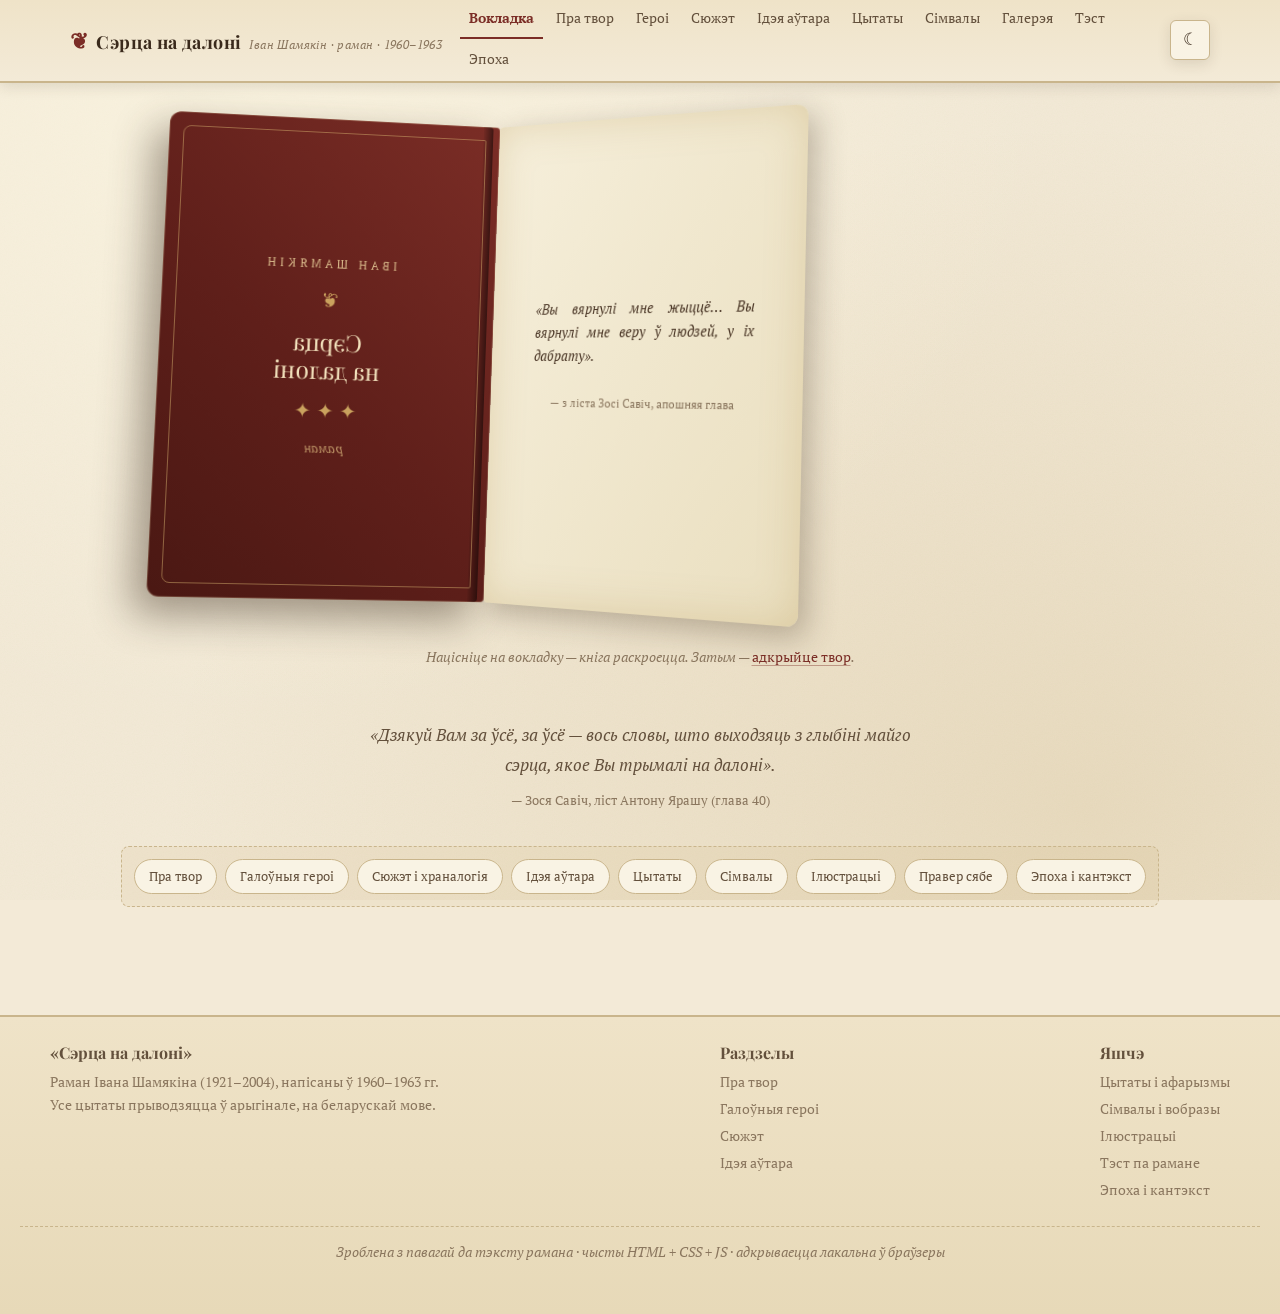
<file: index.html>
<!DOCTYPE html>
<html lang="be">
<head>
  <meta charset="UTF-8">
  <meta name="viewport" content="width=device-width, initial-scale=1.0">
  <title>Сэрца на далоні — Іван Шамякін | Літаратурны лонгрыд</title>
  <meta name="description" content="Сайт-лонгрыд пра раман Івана Шамякіна «Сэрца на далоні» (1960–1963): героі, сюжэт, сімвалы, цытаты, інтэрактыўны тэст.">
  <link rel="preconnect" href="https://fonts.googleapis.com">
  <link rel="preconnect" href="https://fonts.gstatic.com" crossorigin>
  <link href="https://fonts.googleapis.com/css2?family=Playfair+Display:ital,wght@0,400;0,600;0,700;1,400&family=PT+Serif:ital,wght@0,400;0,700;1,400&display=swap" rel="stylesheet">
  <link rel="stylesheet" href="css/styles.css">
  <link rel="icon" href="data:image/svg+xml,%3Csvg xmlns='http://www.w3.org/2000/svg' viewBox='0 0 32 32'%3E%3Crect width='32' height='32' rx='4' fill='%237b2d26'/%3E%3Ctext x='16' y='23' font-size='18' text-anchor='middle' fill='%23f3e2bd' font-family='serif'%3E%D0%A1%3C/text%3E%3C/svg%3E">
</head>
<body>

<header class="site-header">
  <div class="header-inner">
    <a class="brand" href="index.html"><span class="brand-mark">❦</span>Сэрца на далоні<span class="brand-sub">Іван Шамякін · раман · 1960–1963</span></a>
    <nav class="main-nav" aria-label="Асноўная навігацыя">
      <a href="index.html" aria-current="page">Вокладка</a>
      <a href="about.html">Пра твор</a>
      <a href="heroes.html">Героі</a>
      <a href="plot.html">Сюжэт</a>
      <a href="author-idea.html">Ідэя аўтара</a>
      <a href="quotes.html">Цытаты</a>
      <a href="symbols.html">Сімвалы</a>
      <a href="gallery.html">Галерэя</a>
      <a href="quiz.html">Тэст</a>
      <a href="timeline.html">Эпоха</a>
    </nav>
    <div class="header-tools">
      <button class="theme-toggle" type="button" aria-label="Пераключыць тэму">☾</button>
      <button class="nav-toggle" type="button" aria-label="Меню"><span></span></button>
    </div>
  </div>
</header>

<main class="cover-wrap">
  <div class="book-scene reveal">
    <div class="book" id="book" role="img" aria-label="Кніга: Іван Шамякін, Сэрца на далоні, раман. Націсніце, каб раскрыць першую старонку">
      <div class="book-page-face">
        <p class="p-quote">«Вы вярнулі мне жыццё… Вы вярнулі мне веру ў людзей, у іх дабрату».</p>
        <p class="p-src">— з ліста Зосі Савіч, апошняя глава</p>
      </div>
      <div class="book-flap">
        <span class="b-frame"></span>
        <span class="b-author">Іван Шамякін</span>
        <span class="b-orn">❦</span>
        <span class="b-title">Сэрца<br>на далоні</span>
        <span class="b-orn">✦ ✦ ✦</span>
        <span class="b-genre">раман</span>
      </div>
    </div>
  </div>
  <p class="cover-caption reveal d1">Націсніце на вокладку — кніга раскроецца. Затым — <a href="about.html">адкрыйце твор</a>.</p>

  <div class="epigraph reveal d2">
    «Дзякуй Вам за ўсё, за ўсё — вось словы, што выходзяць з глыбіні майго
    сэрца, якое Вы трымалі на далоні».
    <span class="e-src">— Зося Савіч, ліст Антону Ярашу (глава 40)</span>
  </div>

  <nav class="toc-strip reveal d3" aria-label="Раздзелы сайта">
    <a href="about.html">Пра твор</a>
    <a href="heroes.html">Галоўныя героі</a>
    <a href="plot.html">Сюжэт і храналогія</a>
    <a href="author-idea.html">Ідэя аўтара</a>
    <a href="quotes.html">Цытаты</a>
    <a href="symbols.html">Сімвалы</a>
    <a href="gallery.html">Ілюстрацыі</a>
    <a href="quiz.html">Правер сябе</a>
    <a href="timeline.html">Эпоха і кантэкст</a>
  </nav>
</main>

<footer class="site-footer">
  <div class="footer-inner">
    <div>
      <h4>«Сэрца на далоні»</h4>
      <p>Раман Івана Шамякіна (1921–2004), напісаны ў 1960–1963 гг.<br>Усе цытаты прыводзяцца ў арыгінале, на беларускай мове.</p>
    </div>
    <div>
      <h4>Раздзелы</h4>
      <ul>
        <li><a href="about.html">Пра твор</a></li>
        <li><a href="heroes.html">Галоўныя героі</a></li>
        <li><a href="plot.html">Сюжэт</a></li>
        <li><a href="author-idea.html">Ідэя аўтара</a></li>
      </ul>
    </div>
    <div>
      <h4>Яшчэ</h4>
      <ul>
        <li><a href="quotes.html">Цытаты і афарызмы</a></li>
        <li><a href="symbols.html">Сімвалы і вобразы</a></li>
        <li><a href="gallery.html">Ілюстрацыі</a></li>
        <li><a href="quiz.html">Тэст па рамане</a></li>
        <li><a href="timeline.html">Эпоха і кантэкст</a></li>
      </ul>
    </div>
  </div>
  <p class="colophon">Зроблена з павагай да тэксту рамана · чысты HTML + CSS + JS · адкрываецца лакальна ў браўзеры</p>
</footer>

<script src="js/main.js"></script>
</body>
</html>
</file>
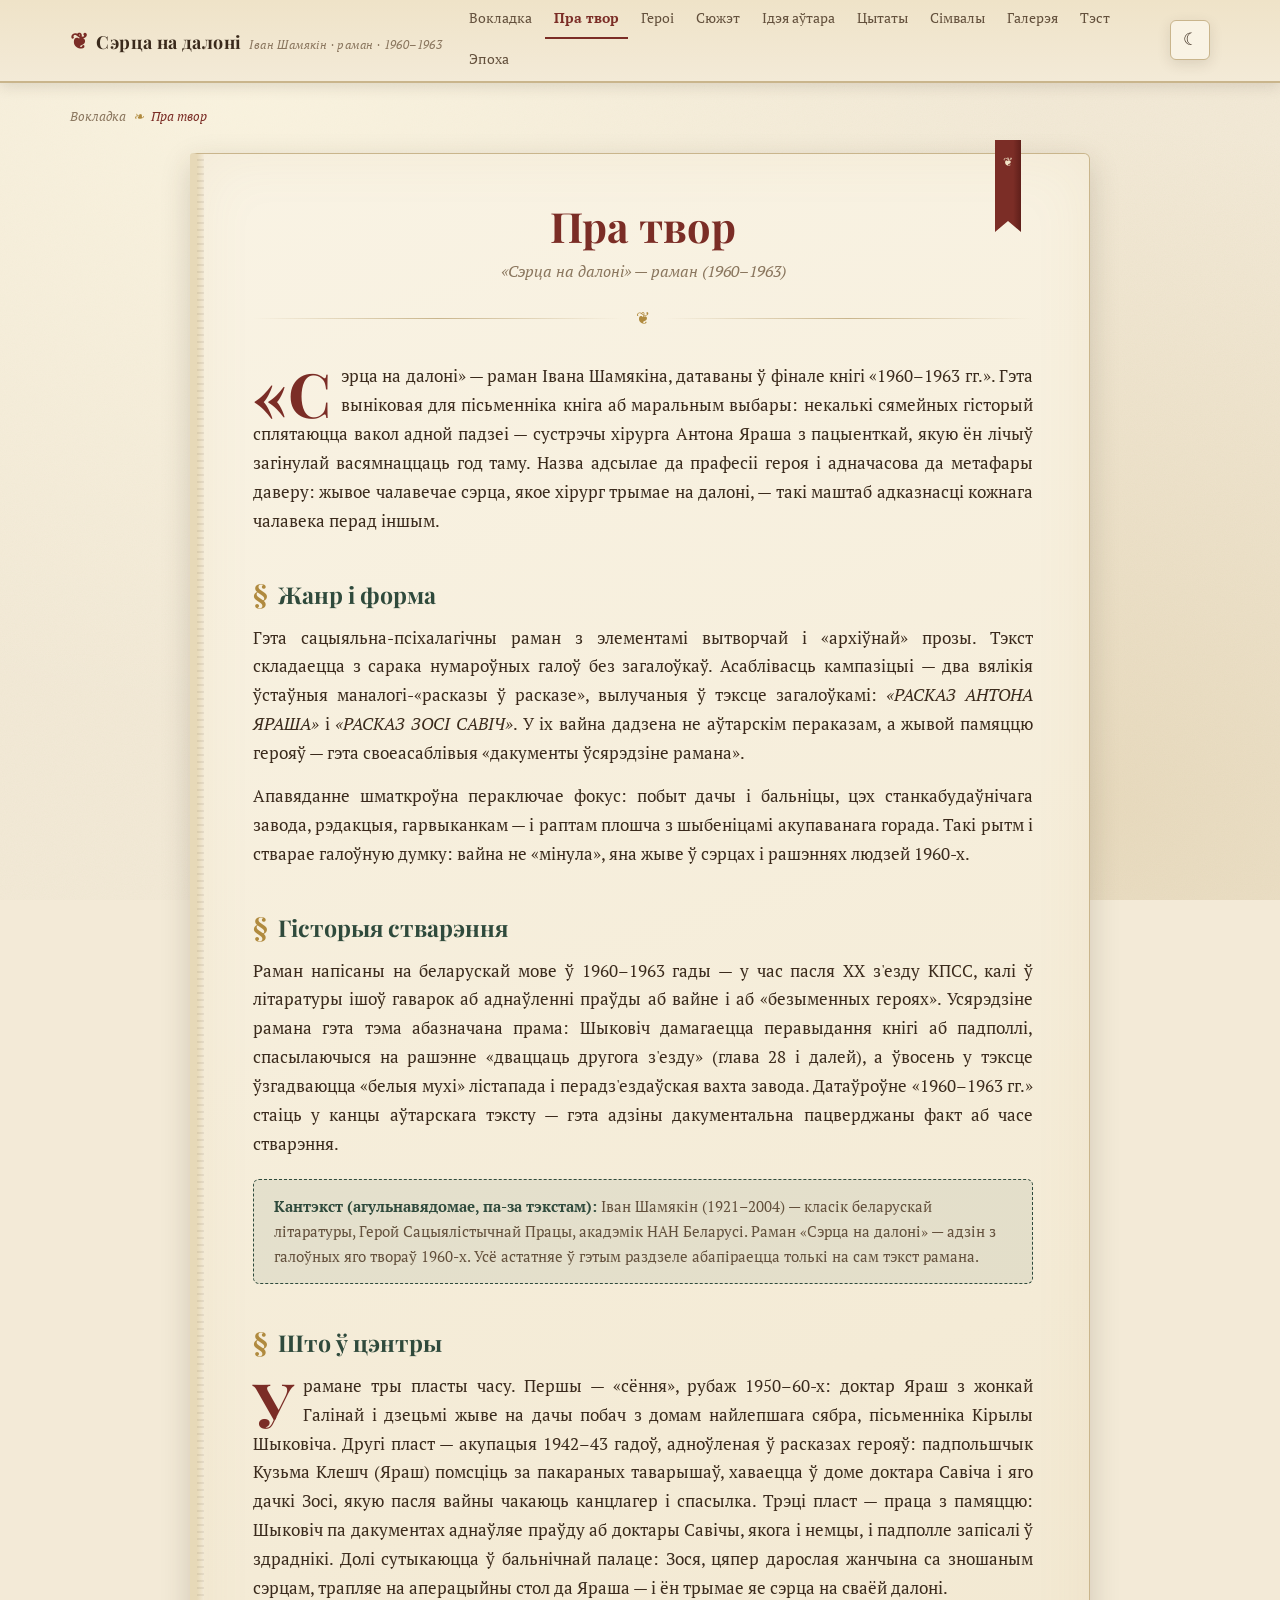
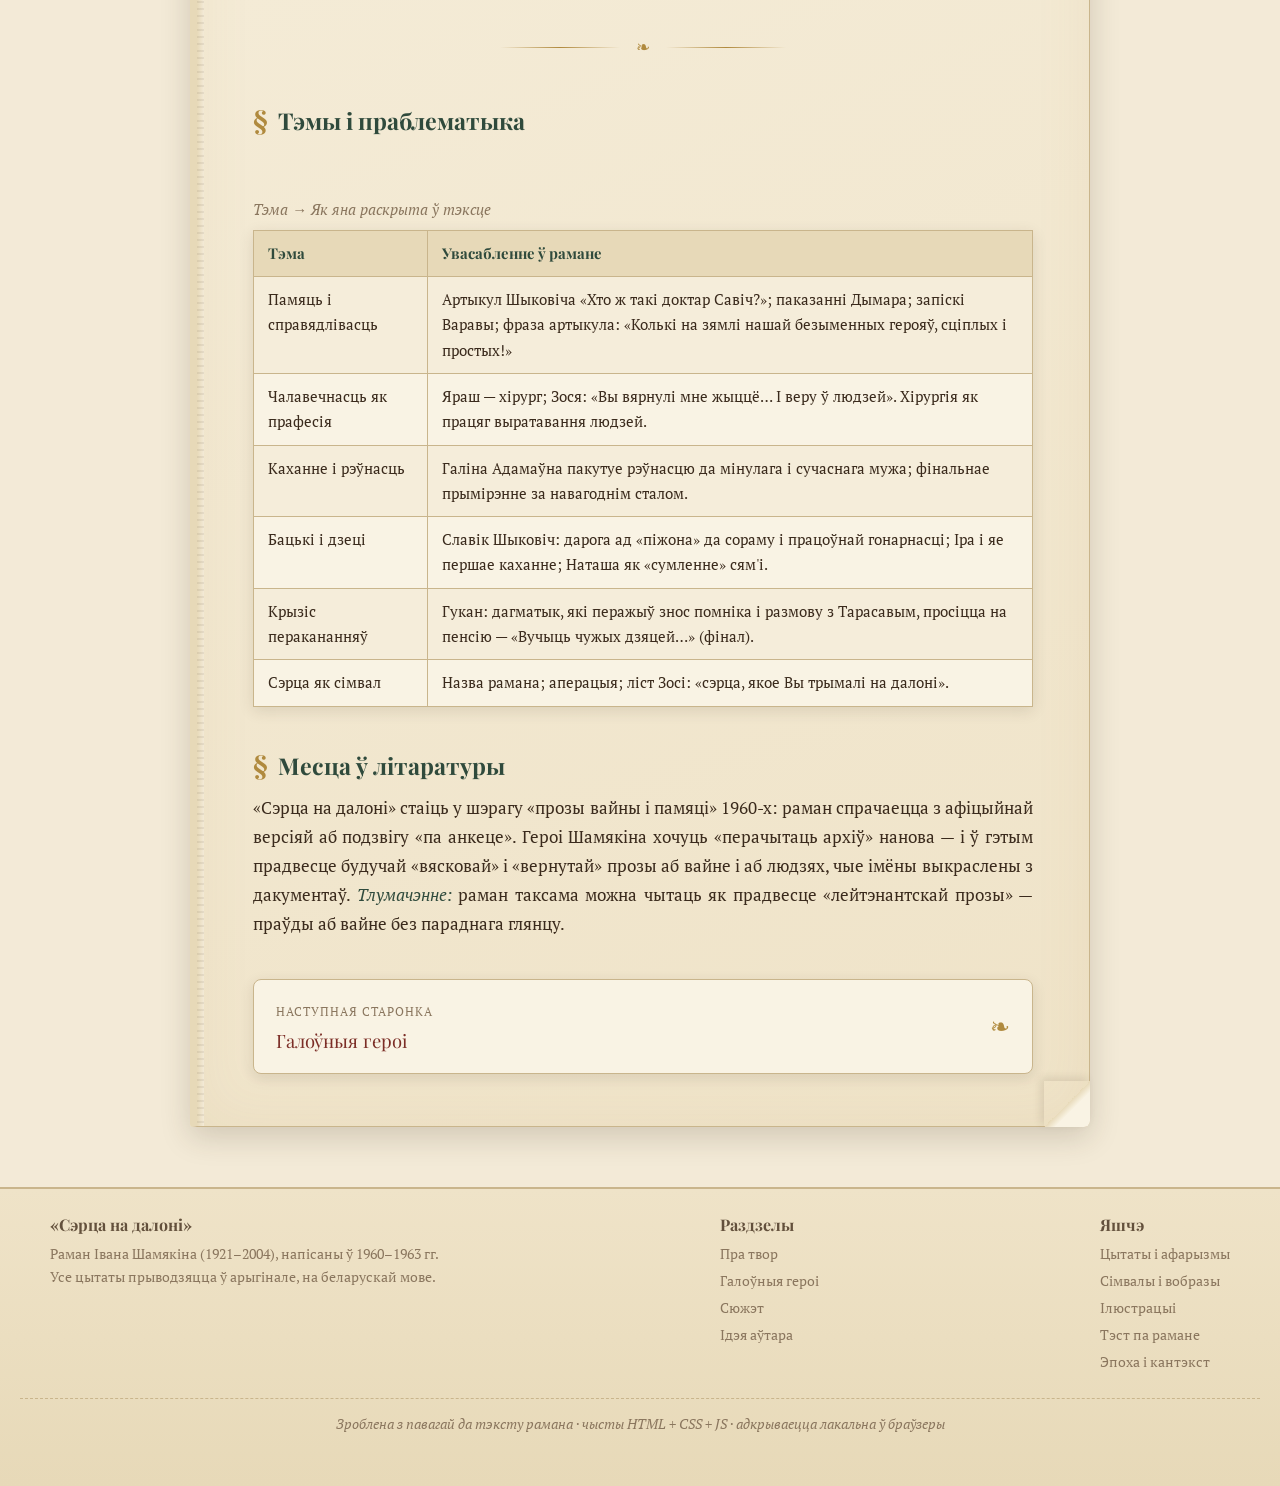
<file: about.html>
<!DOCTYPE html>
<html lang="be">
<head>
  <meta charset="UTF-8">
  <meta name="viewport" content="width=device-width, initial-scale=1.0">
  <title>Пра твор — «Сэрца на далоні»</title>
  <meta name="description" content="Жанр, гісторыя стварэння, кампазіцыя і праблематыка рамана Івана Шамякіна «Сэрца на далоні».">
  <link rel="preconnect" href="https://fonts.googleapis.com">
  <link rel="preconnect" href="https://fonts.gstatic.com" crossorigin>
  <link href="https://fonts.googleapis.com/css2?family=Playfair+Display:ital,wght@0,400;0,600;0,700;1,400&family=PT+Serif:ital,wght@0,400;0,700;1,400&display=swap" rel="stylesheet">
  <link rel="stylesheet" href="css/styles.css">
  <link rel="icon" href="data:image/svg+xml,%3Csvg xmlns='http://www.w3.org/2000/svg' viewBox='0 0 32 32'%3E%3Crect width='32' height='32' rx='4' fill='%237b2d26'/%3E%3Ctext x='16' y='23' font-size='18' text-anchor='middle' fill='%23f3e2bd' font-family='serif'%3E%D0%A1%3C/text%3E%3C/svg%3E">
</head>
<body>

<header class="site-header">
  <div class="header-inner">
    <a class="brand" href="index.html"><span class="brand-mark">❦</span>Сэрца на далоні<span class="brand-sub">Іван Шамякін · раман · 1960–1963</span></a>
    <nav class="main-nav" aria-label="Асноўная навігацыя">
      <a href="index.html">Вокладка</a>
      <a href="about.html" aria-current="page">Пра твор</a>
      <a href="heroes.html">Героі</a>
      <a href="plot.html">Сюжэт</a>
      <a href="author-idea.html">Ідэя аўтара</a>
      <a href="quotes.html">Цытаты</a>
      <a href="symbols.html">Сімвалы</a>
      <a href="gallery.html">Галерэя</a>
      <a href="quiz.html">Тэст</a>
      <a href="timeline.html">Эпоха</a>
    </nav>
    <div class="header-tools">
      <button class="theme-toggle" type="button" aria-label="Пераключыць тэму">☾</button>
      <button class="nav-toggle" type="button" aria-label="Меню"><span></span></button>
    </div>
  </div>
</header>

<div class="crumbs">
  <a href="index.html">Вокладка</a><span class="sep">❧</span><span class="cur">Пра твор</span>
</div>

<main class="page">
  <div class="lassse"></div>
  <h1 class="page-title">Пра твор</h1>
  <p class="page-subtitle">«Сэрца на далоні» — раман (1960–1963)</p>
  <div class="title-rule">❦</div>

  <p class="dropcap reveal">«Сэрца на далоні» — раман Івана Шамякіна, датаваны ў фінале кнігі «1960–1963 гг.». Гэта выніковая для пісьменніка кніга аб маральным выбары: некалькі сямейных гісторый сплятаюцца вакол адной падзеі — сустрэчы хірурга Антона Яраша з пацыенткай, якую ён лічыў загінулай васямнаццаць год таму. Назва адсылае да прафесіі героя і адначасова да метафары даверу: жывое чалавечае сэрца, якое хірург трымае на далоні, — такі маштаб адказнасці кожнага чалавека перад іншым.</p>

  <h2 class="sect reveal">Жанр і форма</h2>
  <p class="reveal">Гэта сацыяльна-псіхалагічны раман з элементамі вытворчай і «архіўнай» прозы. Тэкст складаецца з сарака нумароўных галоў без загалоўкаў. Асаблівасць кампазіцыі — два вялікія ўстаўныя маналогі-«расказы ў расказе», вылучаныя ў тэксце загалоўкамі: <i>«РАСКАЗ АНТОНА ЯРАША»</i> і <i>«РАСКАЗ ЗОСІ САВІЧ»</i>. У іх вайна дадзена не аўтарскім пераказам, а жывой памяццю герояў — гэта своеасаблівыя «дакументы ўсярэдзіне рамана».</p>
  <p class="reveal">Апавяданне шматкроўна пераключае фокус: побыт дачы і бальніцы, цэх станкабудаўнічага завода, рэдакцыя, гарвыканкам — і раптам плошча з шыбеніцамі акупаванага горада. Такі рытм і стварае галоўную думку: вайна не «мінула», яна жыве ў сэрцах і рашэннях людзей 1960-х.</p>

  <h2 class="sect reveal">Гісторыя стварэння</h2>
  <p class="reveal">Раман напісаны на беларускай мове ў 1960–1963 гады — у час пасля XX з'езду КПСС, калі ў літаратуры ішоў гаварок аб аднаўленні праўды аб вайне і аб «безыменных героях». Усярэдзіне рамана гэта тэма абазначана прама: Шыковіч дамагаецца перавыдання кнігі аб падполлі, спасылаючыся на рашэнне «дваццаць другога з'езду» (глава 28 і далей), а ўвосень у тэксце ўзгадваюцца «белыя мухі» лістапада і перадз'ездаўская вахта завода. Датаўроўне «1960–1963 гг.» стаіць у канцы аўтарскага тэксту — гэта адзіны дакументальна пацверджаны факт аб часе стварэння.</p>
  <div class="note reveal"><b>Кантэкст (агульнавядомае, па-за тэкстам):</b> Іван Шамякін (1921–2004) — класік беларускай літаратуры, Герой Сацыялістычнай Працы, акадэмік НАН Беларусі. Раман «Сэрца на далоні» — адзін з галоўных яго твораў 1960-х. Усё астатняе ў гэтым раздзеле абапіраецца толькі на сам тэкст рамана.</div>

  <h2 class="sect reveal">Што ў цэнтры</h2>
  <p class="dropcap reveal">У рамане тры пласты часу. Першы — «сёння», рубаж 1950–60-х: доктар Яраш з жонкай Галінай і дзецьмі жыве на дачы побач з домам найлепшага сябра, пісьменніка Кірылы Шыковіча. Другі пласт — акупацыя 1942–43 гадоў, адноўленая ў расказах герояў: падпольшчык Кузьма Клешч (Яраш) помсціць за пакараных таварышаў, хаваецца ў доме доктара Савіча і яго дачкі Зосі, якую пасля вайны чакаюць канцлагер і спасылка. Трэці пласт — праца з памяццю: Шыковіч па дакументах аднаўляе праўду аб доктары Савічы, якога і немцы, і падполле запісалі ў здраднікі. Долі сутыкаюцца ў бальнічнай палаце: Зося, цяпер дарослая жанчына са зношаным сэрцам, трапляе на аперацыйны стол да Яраша — і ён трымае яе сэрца на сваёй далоні.</p>

  <div class="vignette">❧</div>

  <h2 class="sect reveal">Тэмы і праблематыка</h2>
  <p class="reveal">Скразныя тэмы рамана, кожная раскрыта праз канкрэтную лінію:</p>
  <table class="era reveal">
    <caption>Тэма → Як яна раскрыта ў тэксце</caption>
    <tr><th>Тэма</th><th>Увасабленне ў рамане</th></tr>
    <tr><td>Памяць і справядлівасць</td><td>Артыкул Шыковіча «Хто ж такі доктар Савіч?»; паказанні Дымара; запіскі Варавы; фраза артыкула: «Колькі на зямлі нашай безыменных герояў, сціплых і простых!»</td></tr>
    <tr><td>Чалавечнасць як прафесія</td><td>Яраш — хірург; Зося: «Вы вярнулі мне жыццё… I веру ў людзей». Хірургія як працяг выратавання людзей.</td></tr>
    <tr><td>Каханне і рэўнасць</td><td>Галіна Адамаўна пакутуе рэўнасцю да мінулага і сучаснага мужа; фінальнае прымірэнне за навагоднім сталом.</td></tr>
    <tr><td>Бацькі і дзеці</td><td>Славік Шыковіч: дарога ад «піжона» да сораму і працоўнай гонарнасці; Іра і яе першае каханне; Наташа як «сумленне» сям'і.</td></tr>
    <tr><td>Крызіс перакананняў</td><td>Гукан: дагматык, які перажыў знос помніка і размову з Тарасавым, просіцца на пенсію — «Вучыць чужых дзяцей…» (фінал).</td></tr>
    <tr><td>Сэрца як сімвал</td><td>Назва рамана; аперацыя; ліст Зосі: «сэрца, якое Вы трымалі на далоні».</td></tr>
  </table>

  <h2 class="sect reveal">Месца ў літаратуры</h2>
  <p class="reveal">«Сэрца на далоні» стаіць у шэрагу «прозы вайны і памяці» 1960-х: раман спрачаецца з афіцыйнай версіяй аб подзвігу «па анкеце». Героі Шамякіна хочуць «перачытаць архіў» нанова — і ў гэтым прадвесце будучай «вясковай» і «вернутай» прозы аб вайне і аб людзях, чые імёны выкраслены з дакументаў. <span class="interp">Тлумачэнне:</span> раман таксама можна чытаць як прадвесце «лейтэнантскай прозы» — праўды аб вайне без параднага глянцу.</p>

  <a class="next-link" href="heroes.html">
    <span><span class="nl-label">Наступная старонка</span><br><span class="nl-title">Галоўныя героі</span></span>
    <span class="arrow">❧</span>
  </a>
</main>

<footer class="site-footer">
  <div class="footer-inner">
    <div>
      <h4>«Сэрца на далоні»</h4>
      <p>Раман Івана Шамякіна (1921–2004), напісаны ў 1960–1963 гг.<br>Усе цытаты прыводзяцца ў арыгінале, на беларускай мове.</p>
    </div>
    <div>
      <h4>Раздзелы</h4>
      <ul>
        <li><a href="about.html">Пра твор</a></li>
        <li><a href="heroes.html">Галоўныя героі</a></li>
        <li><a href="plot.html">Сюжэт</a></li>
        <li><a href="author-idea.html">Ідэя аўтара</a></li>
      </ul>
    </div>
    <div>
      <h4>Яшчэ</h4>
      <ul>
        <li><a href="quotes.html">Цытаты і афарызмы</a></li>
        <li><a href="symbols.html">Сімвалы і вобразы</a></li>
        <li><a href="gallery.html">Ілюстрацыі</a></li>
        <li><a href="quiz.html">Тэст па рамане</a></li>
        <li><a href="timeline.html">Эпоха і кантэкст</a></li>
      </ul>
    </div>
  </div>
  <p class="colophon">Зроблена з павагай да тэксту рамана · чысты HTML + CSS + JS · адкрываецца лакальна ў браўзеры</p>
</footer>

<script src="js/main.js"></script>
</body>
</html>
</file>
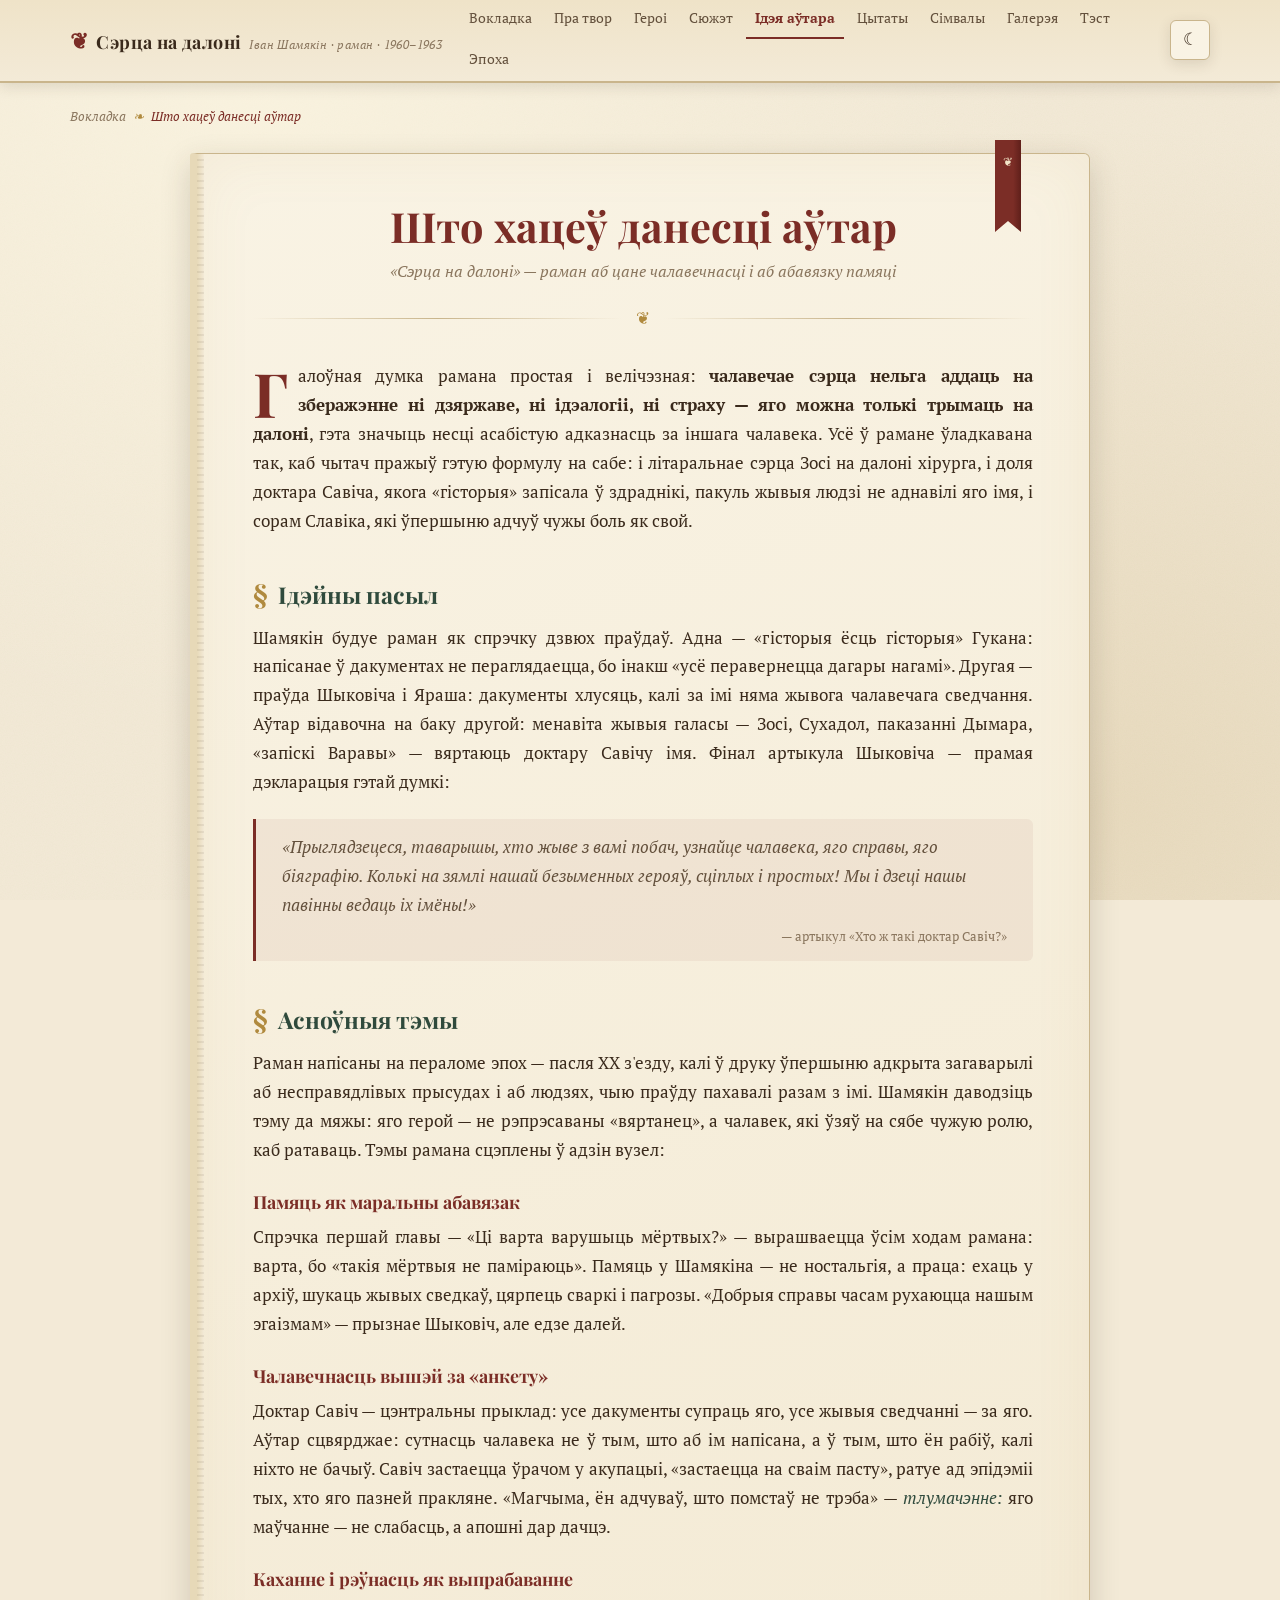
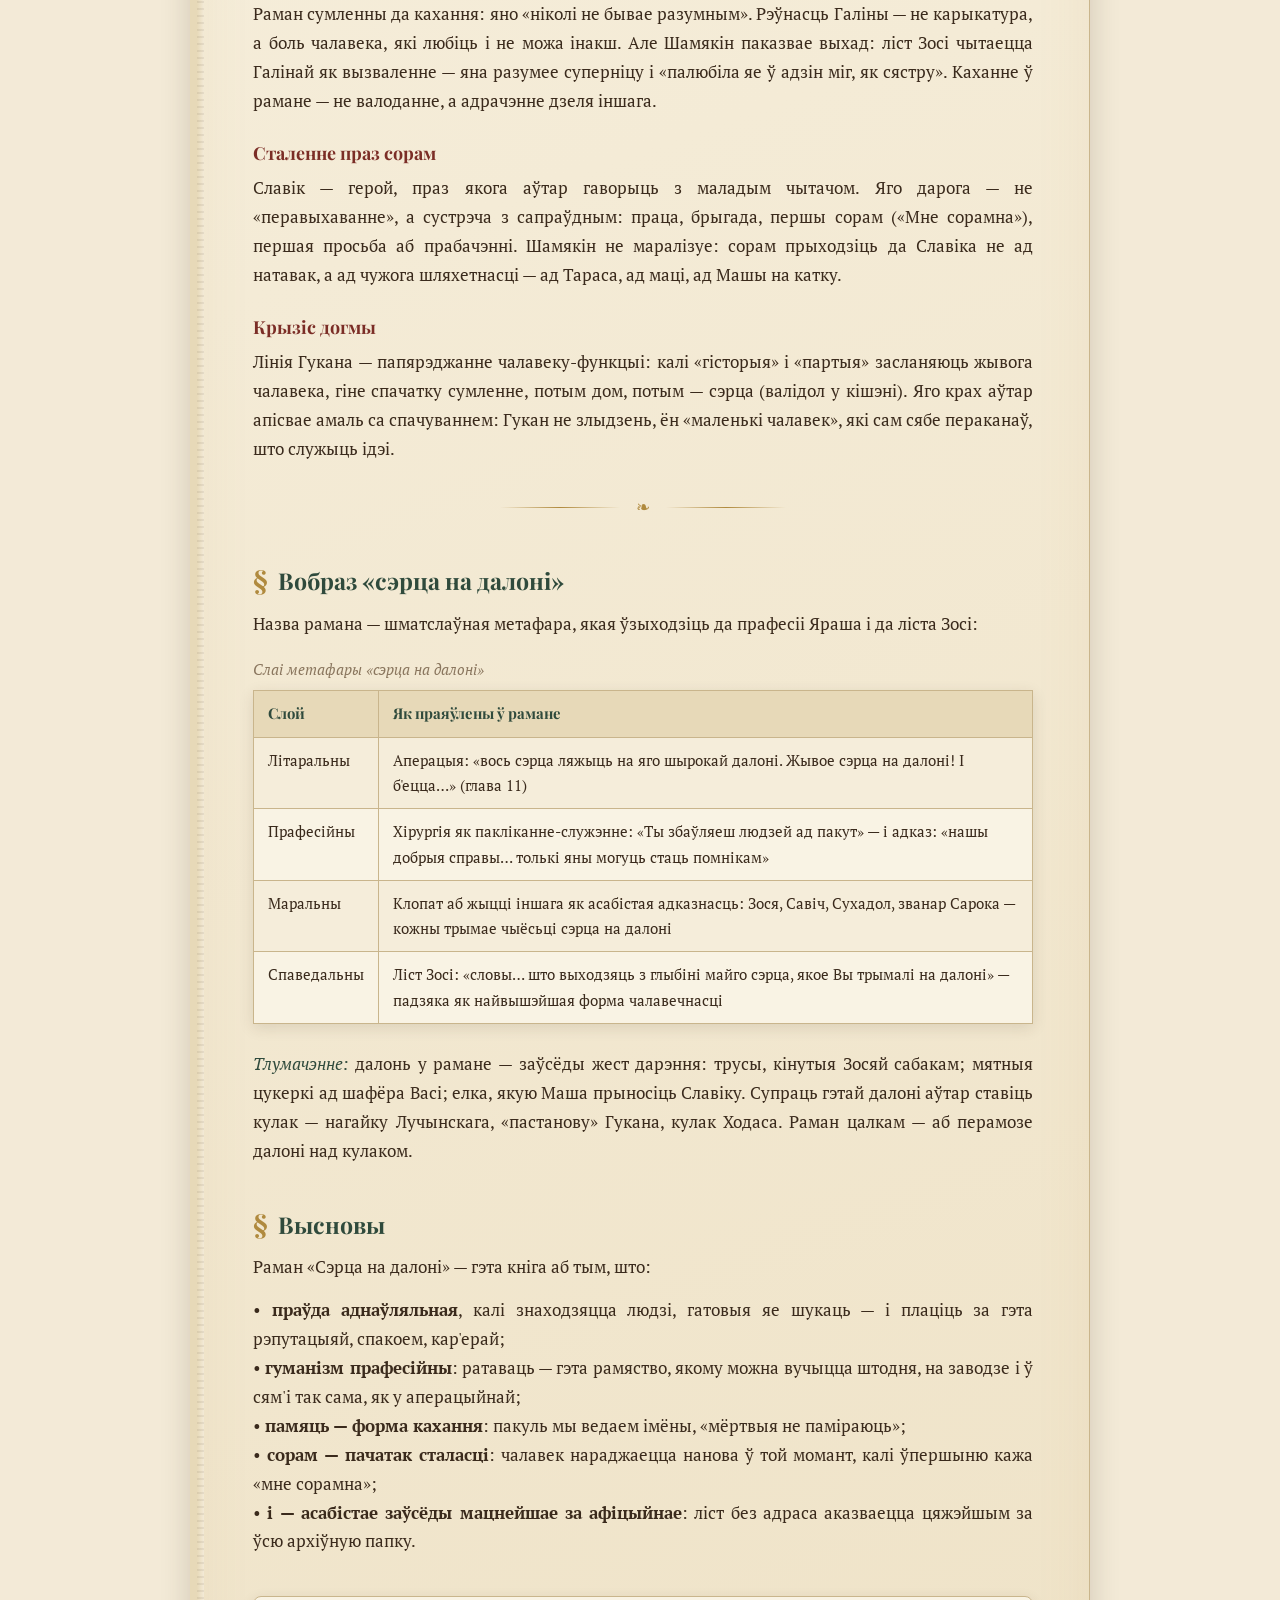
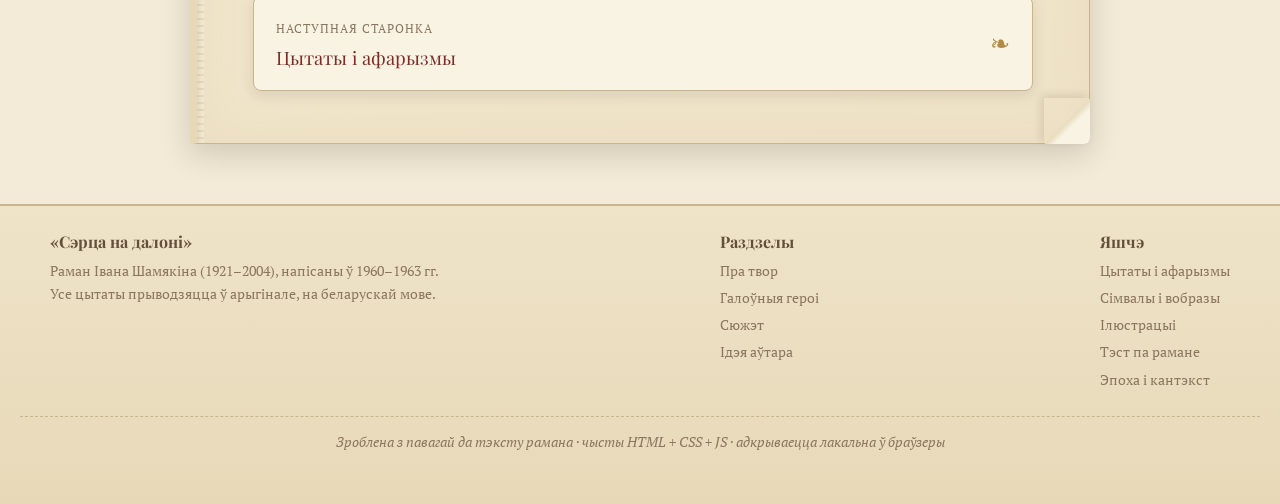
<file: author-idea.html>
<!DOCTYPE html>
<html lang="be">
<head>
  <meta charset="UTF-8">
  <meta name="viewport" content="width=device-width, initial-scale=1.0">
  <title>Што хацеў данесці аўтар — «Сэрца на далоні»</title>
  <meta name="description" content="Галоўная думка, ідэйны пасыл і асноўныя тэмы рамана Івана Шамякіна «Сэрца на далоні»: чалавечнасць, памяць, маральны выбар.">
  <link rel="preconnect" href="https://fonts.googleapis.com">
  <link rel="preconnect" href="https://fonts.gstatic.com" crossorigin>
  <link href="https://fonts.googleapis.com/css2?family=Playfair+Display:ital,wght@0,400;0,600;0,700;1,400&family=PT+Serif:ital,wght@0,400;0,700;1,400&display=swap" rel="stylesheet">
  <link rel="stylesheet" href="css/styles.css">
  <link rel="icon" href="data:image/svg+xml,%3Csvg xmlns='http://www.w3.org/2000/svg' viewBox='0 0 32 32'%3E%3Crect width='32' height='32' rx='4' fill='%237b2d26'/%3E%3Ctext x='16' y='23' font-size='18' text-anchor='middle' fill='%23f3e2bd' font-family='serif'%3E%D0%A1%3C/text%3E%3C/svg%3E">
</head>
<body>

<header class="site-header">
  <div class="header-inner">
    <a class="brand" href="index.html"><span class="brand-mark">❦</span>Сэрца на далоні<span class="brand-sub">Іван Шамякін · раман · 1960–1963</span></a>
    <nav class="main-nav" aria-label="Асноўная навігацыя">
      <a href="index.html">Вокладка</a>
      <a href="about.html">Пра твор</a>
      <a href="heroes.html">Героі</a>
      <a href="plot.html">Сюжэт</a>
      <a href="author-idea.html" aria-current="page">Ідэя аўтара</a>
      <a href="quotes.html">Цытаты</a>
      <a href="symbols.html">Сімвалы</a>
      <a href="gallery.html">Галерэя</a>
      <a href="quiz.html">Тэст</a>
      <a href="timeline.html">Эпоха</a>
    </nav>
    <div class="header-tools">
      <button class="theme-toggle" type="button" aria-label="Пераключыць тэму">☾</button>
      <button class="nav-toggle" type="button" aria-label="Меню"><span></span></button>
    </div>
  </div>
</header>

<div class="crumbs">
  <a href="index.html">Вокладка</a><span class="sep">❧</span><span class="cur">Што хацеў данесці аўтар</span>
</div>

<main class="page">
  <div class="lassse"></div>
  <h1 class="page-title">Што хацеў данесці аўтар</h1>
  <p class="page-subtitle">«Сэрца на далоні» — раман аб цане чалавечнасці і аб абавязку памяці</p>
  <div class="title-rule">❦</div>

  <p class="dropcap reveal">Галоўная думка рамана простая і велічэзная: <b>чалавечае сэрца нельга аддаць на зберажэнне ні дзяржаве, ні ідэалогіі, ні страху — яго можна толькі трымаць на далоні</b>, гэта значыць несці асабістую адказнасць за іншага чалавека. Усё ў рамане ўладкавана так, каб чытач пражыў гэтую формулу на сабе: і літаральнае сэрца Зосі на далоні хірурга, і доля доктара Савіча, якога «гісторыя» запісала ў здраднікі, пакуль жывыя людзі не аднавілі яго імя, і сорам Славіка, які ўпершыню адчуў чужы боль як свой.</p>

  <h2 class="sect reveal">Ідэйны пасыл</h2>
  <p class="reveal">Шамякін будуе раман як спрэчку дзвюх праўдаў. Адна — «гісторыя ёсць гісторыя» Гукана: напісанае ў дакументах не пераглядаецца, бо інакш «усё перавернецца дагары нагамі». Другая — праўда Шыковіча і Яраша: дакументы хлусяць, калі за імі няма жывога чалавечага сведчання. Аўтар відавочна на баку другой: менавіта жывыя галасы — Зосі, Сухадол, паказанні Дымара, «запіскі Варавы» — вяртаюць доктару Савічу імя. Фінал артыкула Шыковіча — прамая дэкларацыя гэтай думкі:</p>
  <blockquote class="reveal">«Прыглядзецеся, таварышы, хто жыве з вамі побач, узнайце чалавека, яго справы, яго біяграфію. Колькі на зямлі нашай безыменных герояў, сціплых і простых! Мы і дзеці нашы павінны ведаць іх імёны!»<span class="src">— артыкул «Хто ж такі доктар Савіч?»</span></blockquote>

  <h2 class="sect reveal">Асноўныя тэмы</h2>
  <p class="reveal">Раман напісаны на пераломе эпох — пасля XX з'езду, калі ў друку ўпершыню адкрыта загаварылі аб несправядлівых прысудах і аб людзях, чыю праўду пахавалі разам з імі. Шамякін даводзіць тэму да мяжы: яго герой — не рэпрэсаваны «вяртанец», а чалавек, які ўзяў на сябе чужую ролю, каб ратаваць. Тэмы рамана сцэплены ў адзін вузел:</p>

  <h3>Памяць як маральны абавязак</h3>
  <p class="reveal">Спрэчка першай главы — «Ці варта варушыць мёртвых?» — вырашваецца ўсім ходам рамана: варта, бо «такія мёртвыя не паміраюць». Памяць у Шамякіна — не ностальгія, а праца: ехаць у архіў, шукаць жывых сведкаў, цярпець сваркі і пагрозы. «Добрыя справы часам рухаюцца нашым эгаізмам» — прызнае Шыковіч, але едзе далей.</p>

  <h3>Чалавечнасць вышэй за «анкету»</h3>
  <p class="reveal">Доктар Савіч — цэнтральны прыклад: усе дакументы супраць яго, усе жывыя сведчанні — за яго. Аўтар сцвярджае: сутнасць чалавека не ў тым, што аб ім напісана, а ў тым, што ён рабіў, калі ніхто не бачыў. Савіч застаецца ўрачом у акупацыі, «застаецца на сваім пасту», ратуе ад эпідэміі тых, хто яго пазней пракляне. «Магчыма, ён адчуваў, што помстаў не трэба» — <span class="interp">тлумачэнне:</span> яго маўчанне — не слабасць, а апошні дар дачцэ.</p>

  <h3>Каханне і рэўнасць як выпрабаванне</h3>
  <p class="reveal">Раман сумленны да кахання: яно «ніколі не бывае разумным». Рэўнасць Галіны — не карыкатура, а боль чалавека, які любіць і не можа інакш. Але Шамякін паказвае выхад: ліст Зосі чытаецца Галінай як вызваленне — яна разумее суперніцу і «палюбіла яе ў адзін міг, як сястру». Каханне ў рамане — не валоданне, а адрачэнне дзеля іншага.</p>

  <h3>Сталенне праз сорам</h3>
  <p class="reveal">Славік — герой, праз якога аўтар гаворыць з маладым чытачом. Яго дарога — не «перавыхаванне», а сустрэча з сапраўдным: праца, брыгада, першы сорам («Мне сорамна»), першая просьба аб прабачэнні. Шамякін не маралізуе: сорам прыходзіць да Славіка не ад натавак, а ад чужога шляхетнасці — ад Тараса, ад маці, ад Машы на катку.</p>

  <h3>Крызіс догмы</h3>
  <p class="reveal">Лінія Гукана — папярэджанне чалавеку-функцыі: калі «гісторыя» і «партыя» засланяюць жывога чалавека, гіне спачатку сумленне, потым дом, потым — сэрца (валідол у кішэні). Яго крах аўтар апісвае амаль са спачуваннем: Гукан не злыдзень, ён «маленькі чалавек», які сам сябе пераканаў, што служыць ідэі.</p>

  <div class="vignette">❧</div>

  <h2 class="sect reveal">Вобраз «сэрца на далоні»</h2>
  <p class="reveal">Назва рамана — шматслаўная метафара, якая ўзыходзіць да прафесіі Яраша і да ліста Зосі:</p>
  <table class="era reveal">
    <caption>Слаі метафары «сэрца на далоні»</caption>
    <tr><th>Слой</th><th>Як праяўлены ў рамане</th></tr>
    <tr><td>Літаральны</td><td>Аперацыя: «вось сэрца ляжыць на яго шырокай далоні. Жывое сэрца на далоні! I б'ецца…» (глава 11)</td></tr>
    <tr><td>Прафесійны</td><td>Хірургія як пакліканне-служэнне: «Ты збаўляеш людзей ад пакут» — і адказ: «нашы добрыя справы… толькі яны могуць стаць помнікам»</td></tr>
    <tr><td>Маральны</td><td>Клопат аб жыцці іншага як асабістая адказнасць: Зося, Савіч, Сухадол, званар Сарока — кожны трымае чыёсьці сэрца на далоні</td></tr>
    <tr><td>Спаведальны</td><td>Ліст Зосі: «словы… што выходзяць з глыбіні майго сэрца, якое Вы трымалі на далоні» — падзяка як найвышэйшая форма чалавечнасці</td></tr>
  </table>
  <p class="reveal"><span class="interp">Тлумачэнне:</span> далонь у рамане — заўсёды жест дарэння: трусы, кінутыя Зосяй сабакам; мятныя цукеркі ад шафёра Васі; елка, якую Маша прыносіць Славіку. Супраць гэтай далоні аўтар ставіць кулак — нагайку Лучынскага, «пастанову» Гукана, кулак Ходаса. Раман цалкам — аб перамозе далоні над кулаком.</p>

  <h2 class="sect reveal">Высновы</h2>
  <p class="reveal">Раман «Сэрца на далоні» — гэта кніга аб тым, што:</p>
  <p class="reveal">• <b>праўда аднаўляльная</b>, калі знаходзяцца людзі, гатовыя яе шукаць — і плаціць за гэта рэпутацыяй, спакоем, кар'ерай;<br>
  • <b>гуманізм прафесійны</b>: ратаваць — гэта рамяство, якому можна вучыцца штодня, на заводзе і ў сям'і так сама, як у аперацыйнай;<br>
  • <b>памяць — форма кахання</b>: пакуль мы ведаем імёны, «мёртвыя не паміраюць»;<br>
  • <b>сорам — пачатак сталасці</b>: чалавек нараджаецца нанова ў той момант, калі ўпершыню кажа «мне сорамна»;<br>
  • <b>і — асабістае заўсёды мацнейшае за афіцыйнае</b>: ліст без адраса аказваецца цяжэйшым за ўсю архіўную папку.</p>

  <a class="next-link" href="quotes.html">
    <span><span class="nl-label">Наступная старонка</span><br><span class="nl-title">Цытаты і афарызмы</span></span>
    <span class="arrow">❧</span>
  </a>
</main>

<footer class="site-footer">
  <div class="footer-inner">
    <div>
      <h4>«Сэрца на далоні»</h4>
      <p>Раман Івана Шамякіна (1921–2004), напісаны ў 1960–1963 гг.<br>Усе цытаты прыводзяцца ў арыгінале, на беларускай мове.</p>
    </div>
    <div>
      <h4>Раздзелы</h4>
      <ul>
        <li><a href="about.html">Пра твор</a></li>
        <li><a href="heroes.html">Галоўныя героі</a></li>
        <li><a href="plot.html">Сюжэт</a></li>
        <li><a href="author-idea.html">Ідэя аўтара</a></li>
      </ul>
    </div>
    <div>
      <h4>Яшчэ</h4>
      <ul>
        <li><a href="quotes.html">Цытаты і афарызмы</a></li>
        <li><a href="symbols.html">Сімвалы і вобразы</a></li>
        <li><a href="gallery.html">Ілюстрацыі</a></li>
        <li><a href="quiz.html">Тэст па рамане</a></li>
        <li><a href="timeline.html">Эпоха і кантэкст</a></li>
      </ul>
    </div>
  </div>
  <p class="colophon">Зроблена з павагай да тэксту рамана · чысты HTML + CSS + JS · адкрываецца лакальна ў браўзеры</p>
</footer>

<script src="js/main.js"></script>
</body>
</html>
</file>
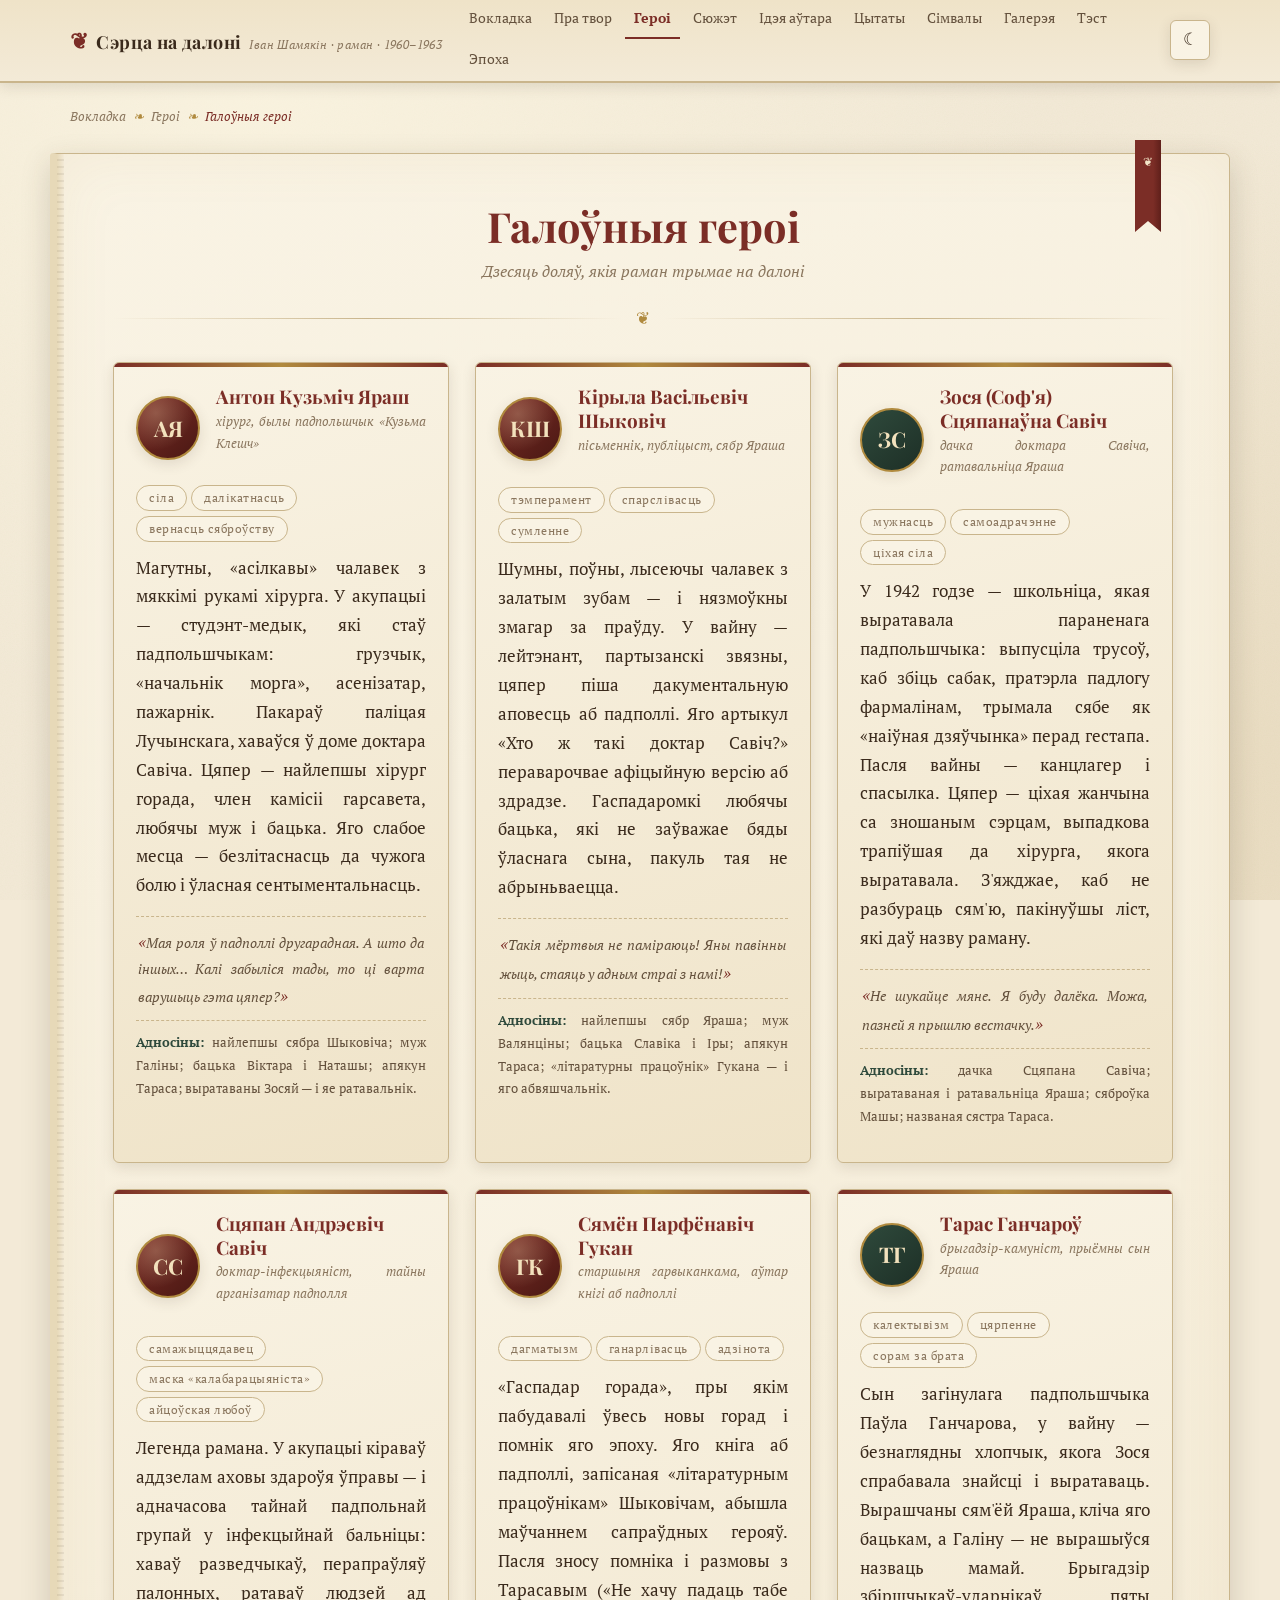
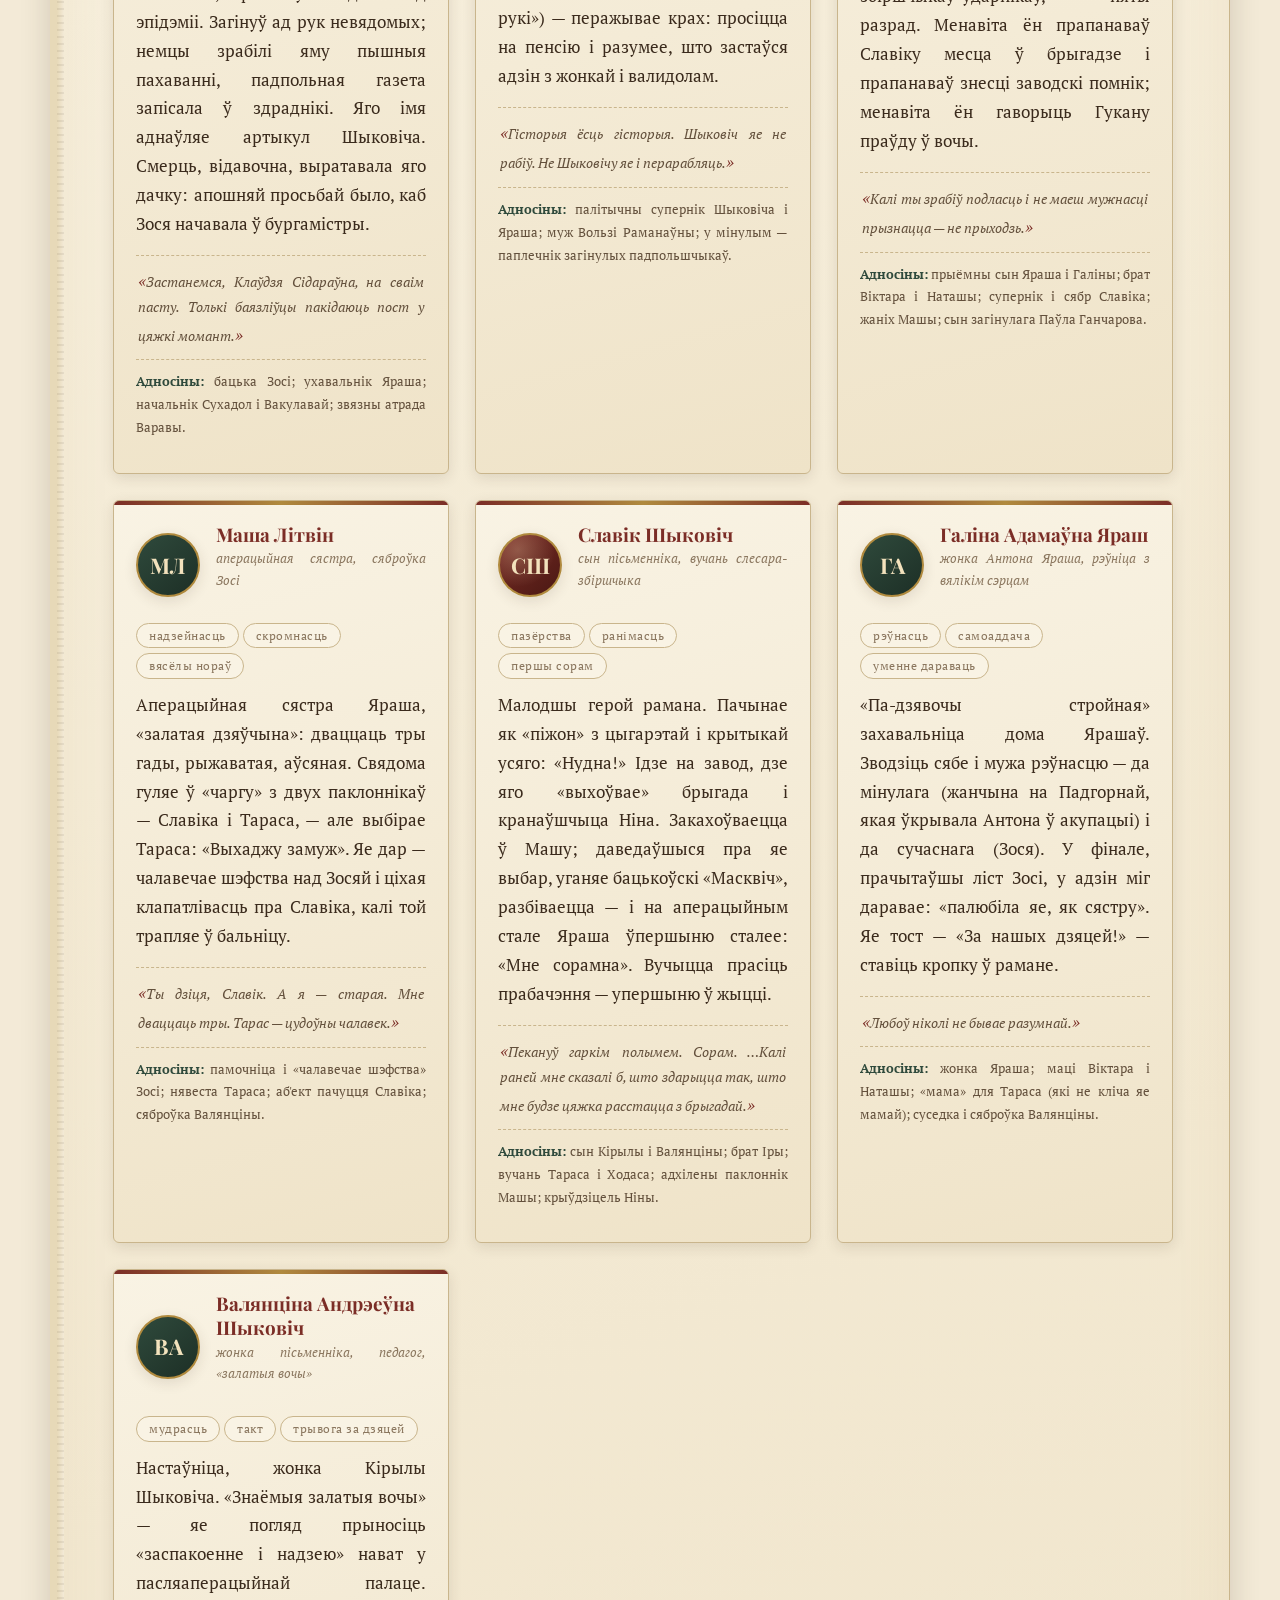
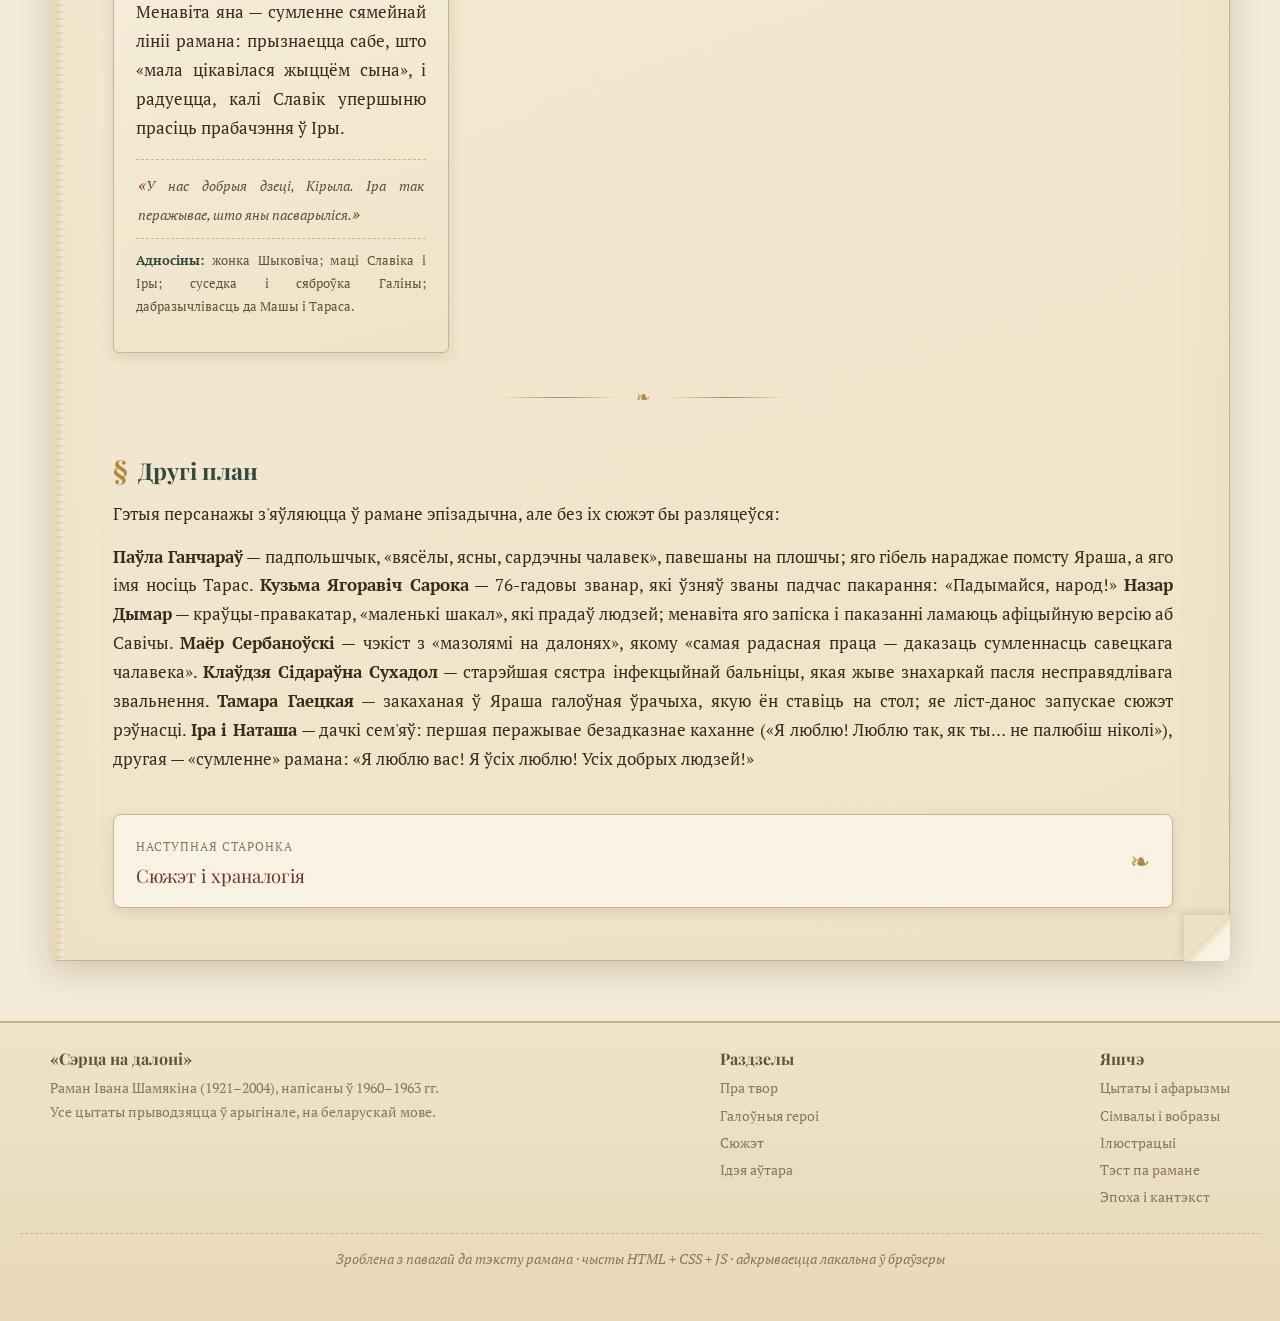
<file: heroes.html>
<!DOCTYPE html>
<html lang="be">
<head>
  <meta charset="UTF-8">
  <meta name="viewport" content="width=device-width, initial-scale=1.0">
  <title>Галоўныя героі — «Сэрца на далоні»</title>
  <meta name="description" content="Персанажы рамана «Сэрца на далоні»: Яраш, Шыковіч, Зося, Савіч, Гукан, Тарас, Маша, Славік і іншыя.">
  <link rel="preconnect" href="https://fonts.googleapis.com">
  <link rel="preconnect" href="https://fonts.gstatic.com" crossorigin>
  <link href="https://fonts.googleapis.com/css2?family=Playfair+Display:ital,wght@0,400;0,600;0,700;1,400&family=PT+Serif:ital,wght@0,400;0,700;1,400&display=swap" rel="stylesheet">
  <link rel="stylesheet" href="css/styles.css">
  <link rel="icon" href="data:image/svg+xml,%3Csvg xmlns='http://www.w3.org/2000/svg' viewBox='0 0 32 32'%3E%3Crect width='32' height='32' rx='4' fill='%237b2d26'/%3E%3Ctext x='16' y='23' font-size='18' text-anchor='middle' fill='%23f3e2bd' font-family='serif'%3E%D0%A1%3C/text%3E%3C/svg%3E">
</head>
<body>

<header class="site-header">
  <div class="header-inner">
    <a class="brand" href="index.html"><span class="brand-mark">❦</span>Сэрца на далоні<span class="brand-sub">Іван Шамякін · раман · 1960–1963</span></a>
    <nav class="main-nav" aria-label="Асноўная навігацыя">
      <a href="index.html">Вокладка</a>
      <a href="about.html">Пра твор</a>
      <a href="heroes.html" aria-current="page">Героі</a>
      <a href="plot.html">Сюжэт</a>
      <a href="author-idea.html">Ідэя аўтара</a>
      <a href="quotes.html">Цытаты</a>
      <a href="symbols.html">Сімвалы</a>
      <a href="gallery.html">Галерэя</a>
      <a href="quiz.html">Тэст</a>
      <a href="timeline.html">Эпоха</a>
    </nav>
    <div class="header-tools">
      <button class="theme-toggle" type="button" aria-label="Пераключыць тэму">☾</button>
      <button class="nav-toggle" type="button" aria-label="Меню"><span></span></button>
    </div>
  </div>
</header>

<div class="crumbs">
  <a href="index.html">Вокладка</a><span class="sep">❧</span><a href="heroes.html">Героі</a><span class="sep">❧</span><span class="cur">Галоўныя героі</span>
</div>

<main class="page wide">
  <div class="lassse"></div>
  <h1 class="page-title">Галоўныя героі</h1>
  <p class="page-subtitle">Дзесяць доляў, якія раман трымае на далоні</p>
  <div class="title-rule">❦</div>

  <div class="heroes-grid">

    <article class="hero-card reveal">
      <div class="hero-head">
        <div class="avatar" aria-hidden="true">АЯ</div>
        <div><h3>Антон Кузьміч Яраш</h3><p class="hero-role">хірург, былы падпольшчык «Кузьма Клешч»</p></div>
      </div>
      <p class="hero-traits"><span class="tag">сіла</span><span class="tag">далікатнасць</span><span class="tag">вернасць сяброўству</span></p>
      <p>Магутны, «асілкавы» чалавек з мяккімі рукамі хірурга. У акупацыі — студэнт-медык, які стаў падпольшчыкам: грузчык, «начальнік морга», асенізатар, пажарнік. Пакараў паліцая Лучынскага, хаваўся ў доме доктара Савіча. Цяпер — найлепшы хірург горада, член камісіі гарсавета, любячы муж і бацька. Яго слабое месца — безлітаснасць да чужога болю і ўласная сентыментальнасць.</p>
      <p class="hero-quote">Мая роля ў падполлі другарадная. А што да іншых… Калі забыліся тады, то ці варта варушыць гэта цяпер?</p>
      <p class="hero-rels"><b>Адносіны:</b> найлепшы сябра Шыковіча; муж Галіны; бацька Віктара і Наташы; апякун Тараса; выратаваны Зосяй — і яе ратавальнік.</p>
    </article>

    <article class="hero-card reveal d1">
      <div class="hero-head">
        <div class="avatar" aria-hidden="true">КШ</div>
        <div><h3>Кірыла Васільевіч Шыковіч</h3><p class="hero-role">пісьменнік, публіцыст, сябр Яраша</p></div>
      </div>
      <p class="hero-traits"><span class="tag">тэмперамент</span><span class="tag">спарслівасць</span><span class="tag">сумленне</span></p>
      <p>Шумны, поўны, лысеючы чалавек з залатым зубам — і нязмоўкны змагар за праўду. У вайну — лейтэнант, партызанскі звязны, цяпер піша дакументальную аповесць аб падполлі. Яго артыкул «Хто ж такі доктар Савіч?» пераварочвае афіцыйную версію аб здрадзе. Гаспадаромкі любячы бацька, які не заўважае бяды ўласнага сына, пакуль тая не абрыньваецца.</p>
      <p class="hero-quote">Такія мёртвыя не паміраюць! Яны павінны жыць, стаяць у адным страі з намі!</p>
      <p class="hero-rels"><b>Адносіны:</b> найлепшы сябр Яраша; муж Валянціны; бацька Славіка і Іры; апякун Тараса; «літаратурны працоўнік» Гукана — і яго абвяшчальнік.</p>
    </article>

    <article class="hero-card reveal d2">
      <div class="hero-head">
        <div class="avatar alt" aria-hidden="true">ЗС</div>
        <div><h3>Зося (Соф'я) Сцяпанаўна Савіч</h3><p class="hero-role">дачка доктара Савіча, ратавальніца Яраша</p></div>
      </div>
      <p class="hero-traits"><span class="tag">мужнасць</span><span class="tag">самоадрачэнне</span><span class="tag">ціхая сіла</span></p>
      <p>У 1942 годзе — школьніца, якая выратавала параненага падпольшчыка: выпусціла трусоў, каб збіць сабак, пратэрла падлогу фармалінам, трымала сябе як «наіўная дзяўчынка» перад гестапа. Пасля вайны — канцлагер і спасылка. Цяпер — ціхая жанчына са зношаным сэрцам, выпадкова трапіўшая да хірурга, якога выратавала. З'яжджае, каб не разбураць сям'ю, пакінуўшы ліст, які даў назву раману.</p>
      <p class="hero-quote">Не шукайце мяне. Я буду далёка. Можа, пазней я прышлю вестачку.</p>
      <p class="hero-rels"><b>Адносіны:</b> дачка Сцяпана Савіча; выратаваная і ратавальніца Яраша; сяброўка Машы; названая сястра Тараса.</p>
    </article>

    <article class="hero-card reveal">
      <div class="hero-head">
        <div class="avatar" aria-hidden="true">СС</div>
        <div><h3>Сцяпан Андрэевіч Савіч</h3><p class="hero-role">доктар-інфекцыяніст, тайны арганізатар падполля</p></div>
      </div>
      <p class="hero-traits"><span class="tag">самажыццядавец</span><span class="tag">маска «калабарацыяніста»</span><span class="tag">айцоўская любоў</span></p>
      <p>Легенда рамана. У акупацыі кіраваў аддзелам аховы здароўя ўправы — і адначасова тайнай падпольнай групай у інфекцыйнай бальніцы: хаваў разведчыкаў, перапраўляў палонных, ратаваў людзей ад эпідэміі. Загінуў ад рук невядомых; немцы зрабілі яму пышныя пахаванні, падпольная газета запісала ў здраднікі. Яго імя аднаўляе артыкул Шыковіча. Смерць, відавочна, выратавала яго дачку: апошняй просьбай было, каб Зося начавала ў бургамістры.</p>
      <p class="hero-quote">Застанемся, Клаўдзя Сідараўна, на сваім пасту. Толькі баязліўцы пакідаюць пост у цяжкі момант.</p>
      <p class="hero-rels"><b>Адносіны:</b> бацька Зосі; ухавальнік Яраша; начальнік Сухадол і Вакулавай; звязны атрада Варавы.</p>
    </article>

    <article class="hero-card reveal d1">
      <div class="hero-head">
        <div class="avatar" aria-hidden="true">ГК</div>
        <div><h3>Сямён Парфёнавіч Гукан</h3><p class="hero-role">старшыня гарвыканкама, аўтар кнігі аб падполлі</p></div>
      </div>
      <p class="hero-traits"><span class="tag">дагматызм</span><span class="tag">ганарлівасць</span><span class="tag">адзінота</span></p>
      <p>«Гаспадар горада», пры якім пабудавалі ўвесь новы горад і помнік яго эпоху. Яго кніга аб падполлі, запісаная «літаратурным працоўнікам» Шыковічам, абышла маўчаннем сапраўдных герояў. Пасля зносу помніка і размовы з Тарасавым («Не хачу падаць табе рукі») — перажывае крах: просіцца на пенсію і разумее, што застаўся адзін з жонкай і валидолам.</p>
      <p class="hero-quote">Гісторыя ёсць гісторыя. Шыковіч яе не рабіў. Не Шыковічу яе і перарабляць.</p>
      <p class="hero-rels"><b>Адносіны:</b> палітычны супернік Шыковіча і Яраша; муж Вользі Раманаўны; у мінулым — паплечнік загінулых падпольшчыкаў.</p>
    </article>

    <article class="hero-card reveal d2">
      <div class="hero-head">
        <div class="avatar alt" aria-hidden="true">ТГ</div>
        <div><h3>Тарас Ганчароў</h3><p class="hero-role">брыгадзір-камуніст, прыёмны сын Яраша</p></div>
      </div>
      <p class="hero-traits"><span class="tag">калектывізм</span><span class="tag">цярпенне</span><span class="tag">сорам за брата</span></p>
      <p>Сын загінулага падпольшчыка Паўла Ганчарова, у вайну — безнаглядны хлопчык, якога Зося спрабавала знайсці і выратаваць. Вырашчаны сям'ёй Яраша, кліча яго бацькам, а Галіну — не вырашыўся назваць мамай. Брыгадзір збіршчыкаў-ударнікаў, пяты разрад. Менавіта ён прапанаваў Славіку месца ў брыгадзе і прапанаваў знесці заводскі помнік; менавіта ён гаворыць Гукану праўду ў вочы.</p>
      <p class="hero-quote">Калі ты зрабіў подласць і не маеш мужнасці прызнацца — не прыходзь.</p>
      <p class="hero-rels"><b>Адносіны:</b> прыёмны сын Яраша і Галіны; брат Віктара і Наташы; супернік і сябр Славіка; жаніх Машы; сын загінулага Паўла Ганчарова.</p>
    </article>

    <article class="hero-card reveal">
      <div class="hero-head">
        <div class="avatar alt" aria-hidden="true">МЛ</div>
        <div><h3>Маша Літвін</h3><p class="hero-role">аперацыйная сястра, сяброўка Зосі</p></div>
      </div>
      <p class="hero-traits"><span class="tag">надзейнасць</span><span class="tag">скромнасць</span><span class="tag">вясёлы нораў</span></p>
      <p>Аперацыйная сястра Яраша, «залатая дзяўчына»: дваццаць тры гады, рыжаватая, аўсяная. Свядома гуляе ў «чаргу» з двух паклоннікаў — Славіка і Тараса, — але выбірае Тараса: «Выхаджу замуж». Яе дар — чалавечае шэфства над Зосяй і ціхая клапатлівасць пра Славіка, калі той трапляе ў бальніцу.</p>
      <p class="hero-quote">Ты дзіця, Славік. А я — старая. Мне дваццаць тры. Тарас — цудоўны чалавек.</p>
      <p class="hero-rels"><b>Адносіны:</b> памочніца і «чалавечае шэфства» Зосі; нявеста Тараса; аб'ект пачуцця Славіка; сяброўка Валянціны.</p>
    </article>

    <article class="hero-card reveal d1">
      <div class="hero-head">
        <div class="avatar" aria-hidden="true">СШ</div>
        <div><h3>Славік Шыковіч</h3><p class="hero-role">сын пісьменніка, вучань слесара-збіршчыка</p></div>
      </div>
      <p class="hero-traits"><span class="tag">пазёрства</span><span class="tag">ранімасць</span><span class="tag">першы сорам</span></p>
      <p>Малодшы герой рамана. Пачынае як «піжон» з цыгарэтай і крытыкай усяго: «Нудна!» Ідзе на завод, дзе яго «выхоўвае» брыгада і кранаўшчыца Ніна. Закахоўваецца ў Машу; даведаўшыся пра яе выбар, уганяе бацькоўскі «Масквіч», разбіваецца — і на аперацыйным стале Яраша ўпершыню сталее: «Мне сорамна». Вучыцца прасіць прабачэння — упершыню ў жыцці.</p>
      <p class="hero-quote">Пекануў гаркім полымем. Сорам. …Калі раней мне сказалі б, што здарыцца так, што мне будзе цяжка расстацца з брыгадай.</p>
      <p class="hero-rels"><b>Адносіны:</b> сын Кірылы і Валянціны; брат Іры; вучань Тараса і Ходаса; адхілены паклоннік Машы; крыўдзіцель Ніны.</p>
    </article>

    <article class="hero-card reveal d2">
      <div class="hero-head">
        <div class="avatar alt" aria-hidden="true">ГА</div>
        <div><h3>Галіна Адамаўна Яраш</h3><p class="hero-role">жонка Антона Яраша, рэўніца з вялікім сэрцам</p></div>
      </div>
      <p class="hero-traits"><span class="tag">рэўнасць</span><span class="tag">самоаддача</span><span class="tag">уменне дараваць</span></p>
      <p>«Па-дзявочы стройная» захавальніца дома Ярашаў. Зводзіць сябе і мужа рэўнасцю — да мінулага (жанчына на Падгорнай, якая ўкрывала Антона ў акупацыі) і да сучаснага (Зося). У фінале, прачытаўшы ліст Зосі, у адзін міг даравае: «палюбіла яе, як сястру». Яе тост — «За нашых дзяцей!» — ставіць кропку ў рамане.</p>
      <p class="hero-quote">Любоў ніколі не бывае разумнай.</p>
      <p class="hero-rels"><b>Адносіны:</b> жонка Яраша; маці Віктара і Наташы; «мама» для Тараса (які не кліча яе мамай); суседка і сяброўка Валянціны.</p>
    </article>

    <article class="hero-card reveal">
      <div class="hero-head">
        <div class="avatar alt" aria-hidden="true">ВА</div>
        <div><h3>Валянціна Андрэеўна Шыковіч</h3><p class="hero-role">жонка пісьменніка, педагог, «залатыя вочы»</p></div>
      </div>
      <p class="hero-traits"><span class="tag">мудрасць</span><span class="tag">такт</span><span class="tag">трывога за дзяцей</span></p>
      <p>Настаўніца, жонка Кірылы Шыковіча. «Знаёмыя залатыя вочы» — яе погляд прыносіць «заспакоенне і надзею» нават у пасляаперацыйнай палаце. Менавіта яна — сумленне сямейнай лініі рамана: прызнаецца сабе, што «мала цікавілася жыццём сына», і радуецца, калі Славік упершыню прасіць прабачэння ў Іры.</p>
      <p class="hero-quote">У нас добрыя дзеці, Кірыла. Іра так перажывае, што яны пасварыліся.</p>
      <p class="hero-rels"><b>Адносіны:</b> жонка Шыковіча; маці Славіка і Іры; суседка і сяброўка Галіны; дабразычлівасць да Машы і Тараса.</p>
    </article>

  </div>

  <div class="vignette">❧</div>

  <h2 class="sect reveal">Другі план</h2>
  <p class="reveal">Гэтыя персанажы з'яўляюцца ў рамане эпізадычна, але без іх сюжэт бы разляцеўся:</p>
  <p class="reveal"><b>Паўла Ганчараў</b> — падпольшчык, «вясёлы, ясны, сардэчны чалавек», павешаны на плошчы; яго гібель нараджае помсту Яраша, а яго імя носіць Тарас. <b>Кузьма Ягоравіч Сарока</b> — 76-гадовы званар, які ўзняў званы падчас пакарання: «Падымайся, народ!» <b>Назар Дымар</b> — краўцы-правакатар, «маленькі шакал», які прадаў людзей; менавіта яго запіска і паказанні ламаюць афіцыйную версію аб Савічы. <b>Маёр Сербаноўскі</b> — чэкіст з «мазолямі на далонях», якому «самая радасная праца — даказаць сумленнасць савецкага чалавека». <b>Клаўдзя Сідараўна Сухадол</b> — старэйшая сястра інфекцыйнай бальніцы, якая жыве знахаркай пасля несправядлівага звальнення. <b>Тамара Гаецкая</b> — закаханая ў Яраша галоўная ўрачыха, якую ён ставіць на стол; яе ліст-данос запускае сюжэт рэўнасці. <b>Іра і Наташа</b> — дачкі сем'яў: першая перажывае безадказнае каханне («Я люблю! Люблю так, як ты… не палюбіш ніколі»), другая — «сумленне» рамана: «Я люблю вас! Я ўсіх люблю! Усіх добрых людзей!»</p>

  <a class="next-link" href="plot.html">
    <span><span class="nl-label">Наступная старонка</span><br><span class="nl-title">Сюжэт і храналогія</span></span>
    <span class="arrow">❧</span>
  </a>
</main>

<footer class="site-footer">
  <div class="footer-inner">
    <div>
      <h4>«Сэрца на далоні»</h4>
      <p>Раман Івана Шамякіна (1921–2004), напісаны ў 1960–1963 гг.<br>Усе цытаты прыводзяцца ў арыгінале, на беларускай мове.</p>
    </div>
    <div>
      <h4>Раздзелы</h4>
      <ul>
        <li><a href="about.html">Пра твор</a></li>
        <li><a href="heroes.html">Галоўныя героі</a></li>
        <li><a href="plot.html">Сюжэт</a></li>
        <li><a href="author-idea.html">Ідэя аўтара</a></li>
      </ul>
    </div>
    <div>
      <h4>Яшчэ</h4>
      <ul>
        <li><a href="quotes.html">Цытаты і афарызмы</a></li>
        <li><a href="symbols.html">Сімвалы і вобразы</a></li>
        <li><a href="gallery.html">Ілюстрацыі</a></li>
        <li><a href="quiz.html">Тэст па рамане</a></li>
        <li><a href="timeline.html">Эпоха і кантэкст</a></li>
      </ul>
    </div>
  </div>
  <p class="colophon">Зроблена з павагай да тэксту рамана · чысты HTML + CSS + JS · адкрываецца лакальна ў браўзеры</p>
</footer>

<script src="js/main.js"></script>
</body>
</html>
</file>
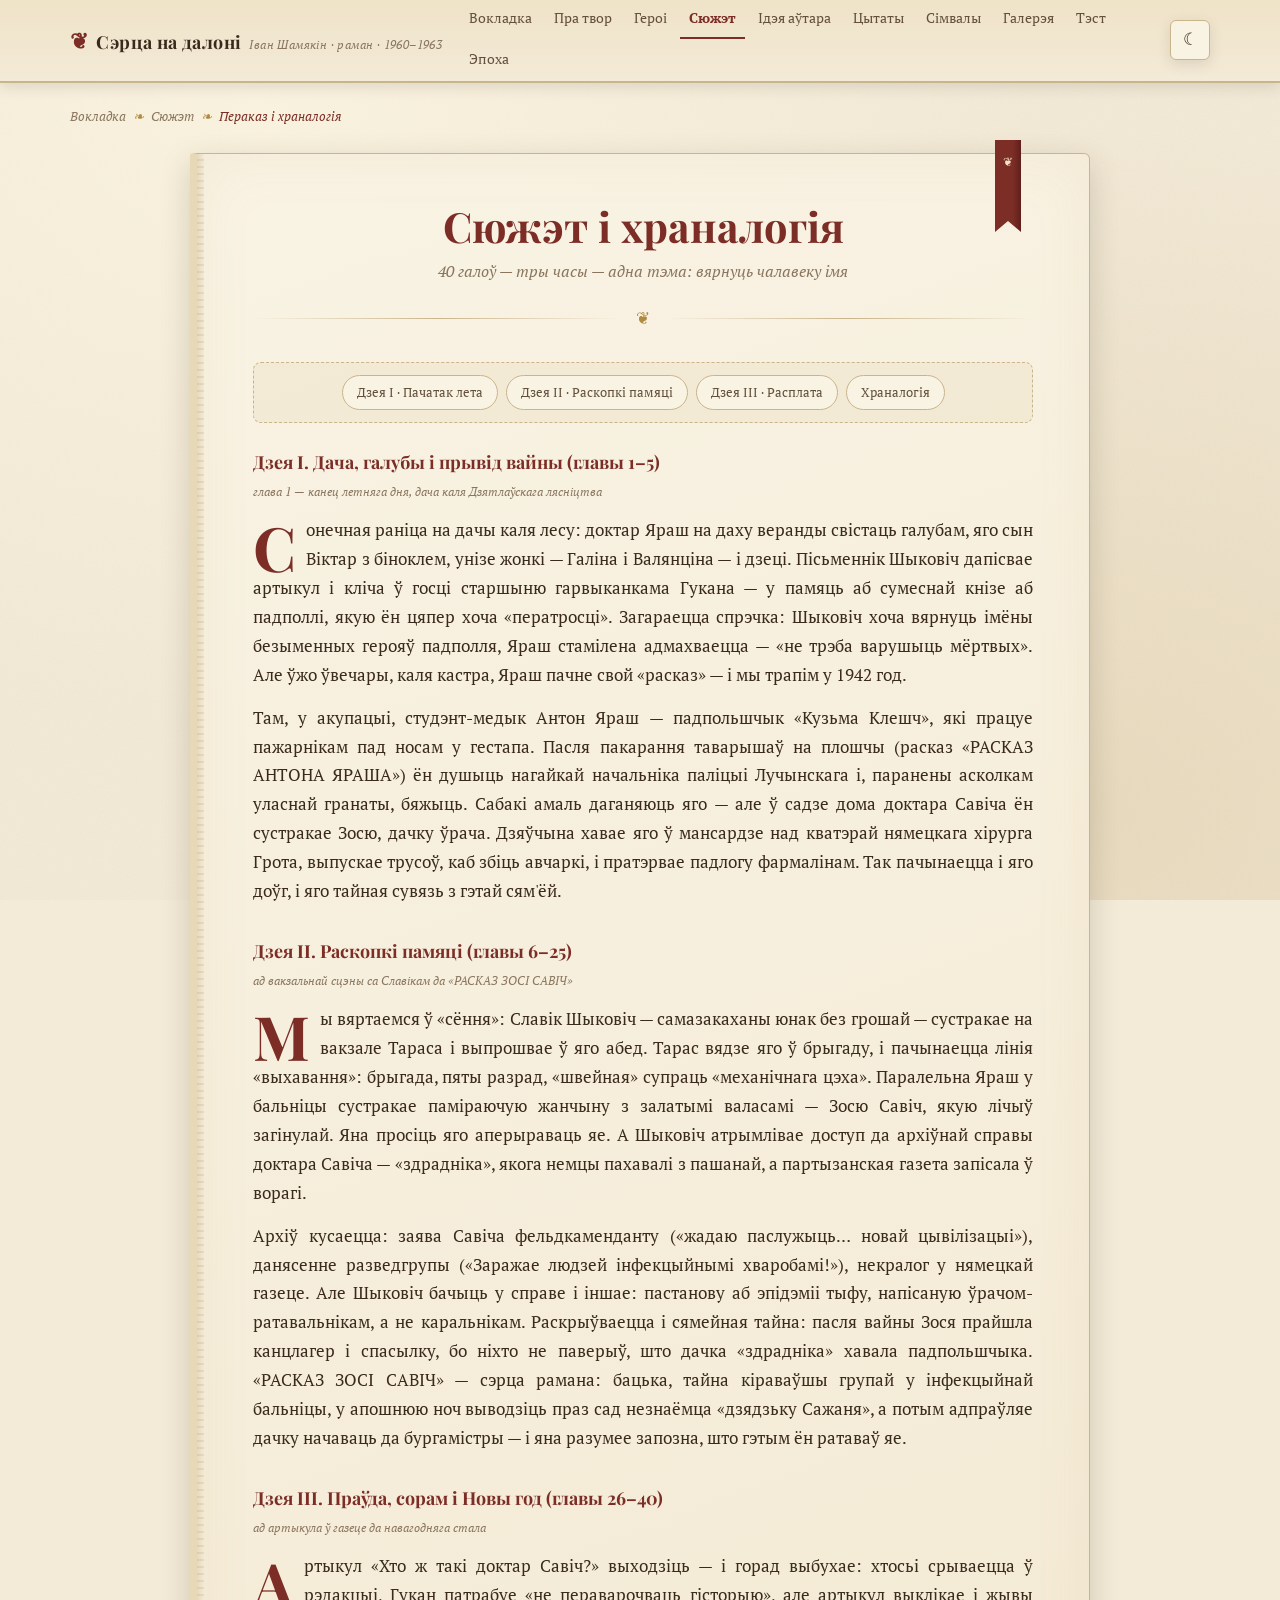
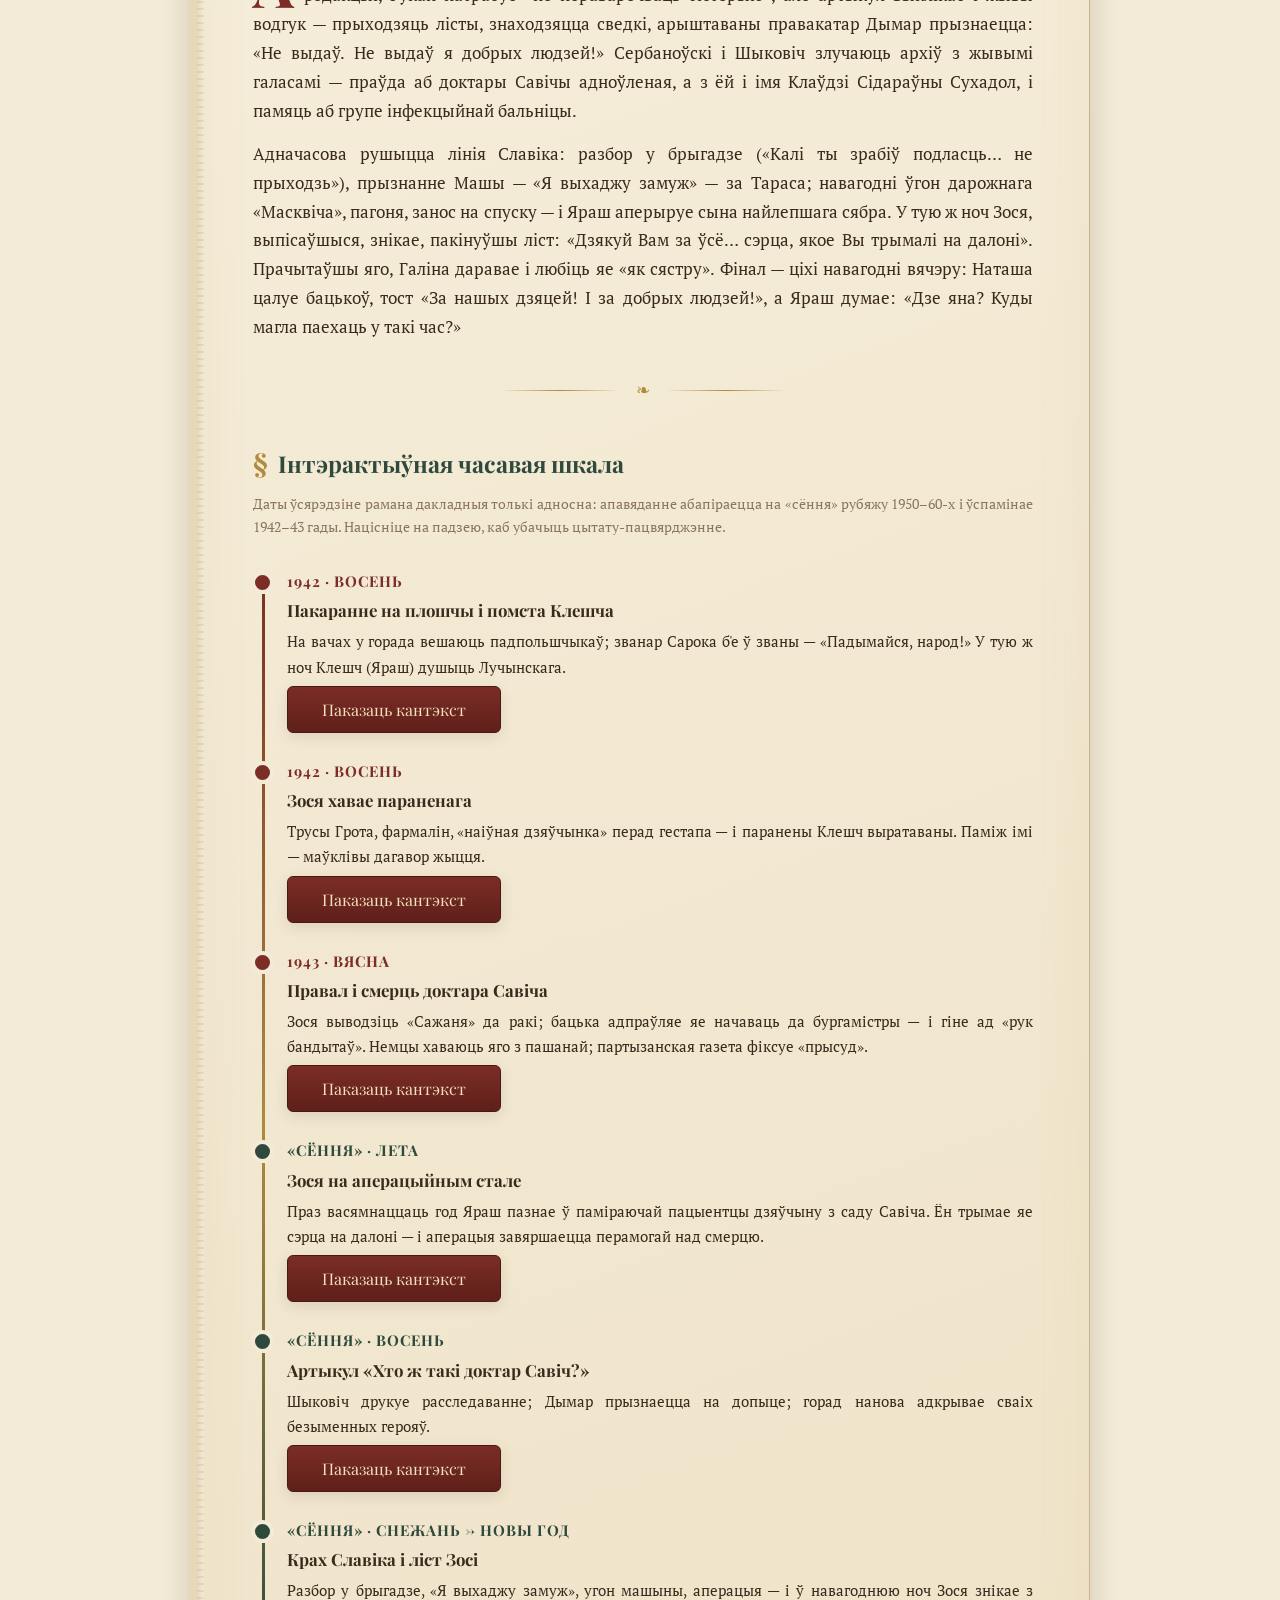
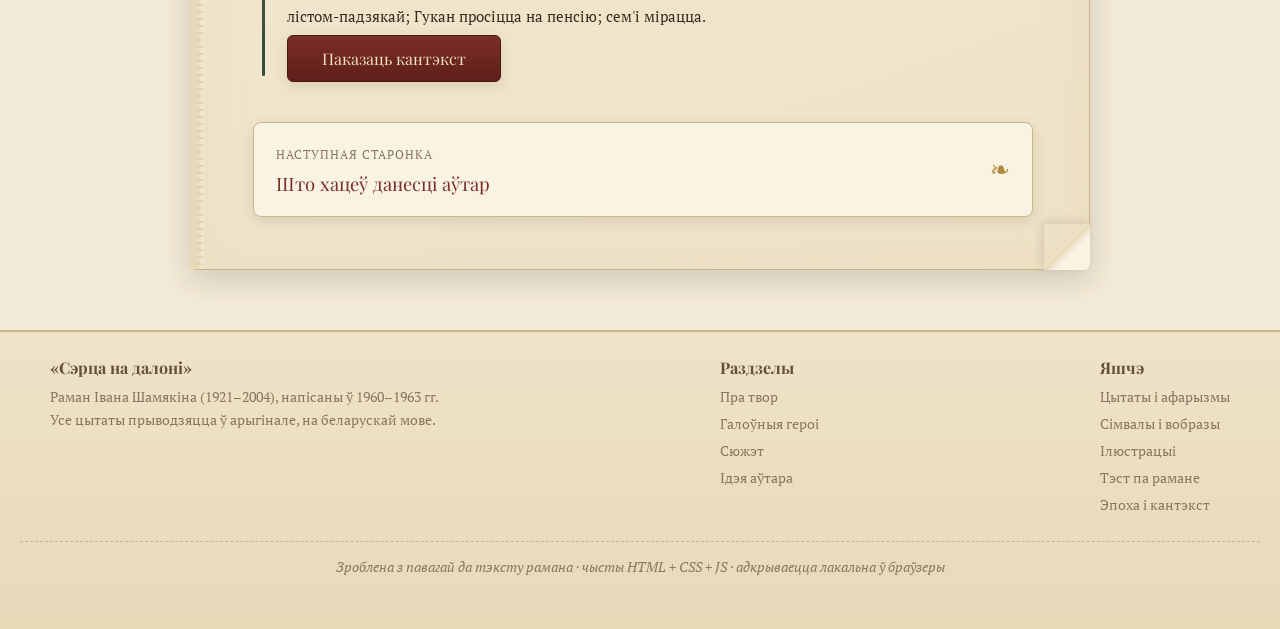
<file: plot.html>
<!DOCTYPE html>
<html lang="be">
<head>
  <meta charset="UTF-8">
  <meta name="viewport" content="width=device-width, initial-scale=1.0">
  <title>Сюжэт і храналогія — «Сэрца на далоні»</title>
  <meta name="description" content="Пераказ рамана «Сэрца на далоні» па дзеях і інтэрактыўная часавая шкала ключавых падзей.">
  <link rel="preconnect" href="https://fonts.googleapis.com">
  <link rel="preconnect" href="https://fonts.gstatic.com" crossorigin>
  <link href="https://fonts.googleapis.com/css2?family=Playfair+Display:ital,wght@0,400;0,600;0,700;1,400&family=PT+Serif:ital,wght@0,400;0,700;1,400&display=swap" rel="stylesheet">
  <link rel="stylesheet" href="css/styles.css">
  <link rel="icon" href="data:image/svg+xml,%3Csvg xmlns='http://www.w3.org/2000/svg' viewBox='0 0 32 32'%3E%3Crect width='32' height='32' rx='4' fill='%237b2d26'/%3E%3Ctext x='16' y='23' font-size='18' text-anchor='middle' fill='%23f3e2bd' font-family='serif'%3E%D0%A1%3C/text%3E%3C/svg%3E">
</head>
<body>

<header class="site-header">
  <div class="header-inner">
    <a class="brand" href="index.html"><span class="brand-mark">❦</span>Сэрца на далоні<span class="brand-sub">Іван Шамякін · раман · 1960–1963</span></a>
    <nav class="main-nav" aria-label="Асноўная навігацыя">
      <a href="index.html">Вокладка</a>
      <a href="about.html">Пра твор</a>
      <a href="heroes.html">Героі</a>
      <a href="plot.html" aria-current="page">Сюжэт</a>
      <a href="author-idea.html">Ідэя аўтара</a>
      <a href="quotes.html">Цытаты</a>
      <a href="symbols.html">Сімвалы</a>
      <a href="gallery.html">Галерэя</a>
      <a href="quiz.html">Тэст</a>
      <a href="timeline.html">Эпоха</a>
    </nav>
    <div class="header-tools">
      <button class="theme-toggle" type="button" aria-label="Пераключыць тэму">☾</button>
      <button class="nav-toggle" type="button" aria-label="Меню"><span></span></button>
    </div>
  </div>
</header>

<div class="crumbs">
  <a href="index.html">Вокладка</a><span class="sep">❧</span><a href="plot.html">Сюжэт</a><span class="sep">❧</span><span class="cur">Пераказ і храналогія</span>
</div>

<main class="page">
  <div class="lassse"></div>
  <h1 class="page-title">Сюжэт і храналогія</h1>
  <p class="page-subtitle">40 галоў — тры часы — адна тэма: вярнуць чалавеку імя</p>
  <div class="title-rule">❦</div>

  <nav class="toc-strip" aria-label="Раздзелы старонкі">
    <a href="#ch-1">Дзея I · Пачатак лета</a>
    <a href="#ch-2">Дзея II · Раскопкі памяці</a>
    <a href="#ch-3">Дзея III · Расплата</a>
    <a href="#timeline-block">Храналогія</a>
  </nav>

  <section class="chapter-block reveal" id="ch-1">
    <h3>Дзея I. Дача, галубы і прывід вайны (главы 1–5)</h3>
    <p class="ch-range">глава 1 — канец летняга дня, дача каля Дзятлаўскага лясніцтва</p>
    <p class="dropcap">Сонечная раніца на дачы каля лесу: доктар Яраш на даху веранды свістаць галубам, яго сын Віктар з біноклем, унізе жонкі — Галіна і Валянціна — і дзеці. Пісьменнік Шыковіч дапісвае артыкул і кліча ў госці старшыню гарвыканкама Гукана — у памяць аб сумеснай кнізе аб падполлі, якую ён цяпер хоча «ператросці». Загараецца спрэчка: Шыковіч хоча вярнуць імёны безыменных герояў падполля, Яраш стамілена адмахваецца — «не трэба варушыць мёртвых». Але ўжо ўвечары, каля кастра, Яраш пачне свой «расказ» — і мы трапім у 1942 год.</p>
    <p>Там, у акупацыі, студэнт-медык Антон Яраш — падпольшчык «Кузьма Клешч», які працуе пажарнікам пад носам у гестапа. Пасля пакарання таварышаў на плошчы (расказ «РАСКАЗ АНТОНА ЯРАША») ён душыць нагайкай начальніка паліцыі Лучынскага і, паранены асколкам уласнай гранаты, бяжыць. Сабакі амаль даганяюць яго — але ў садзе дома доктара Савіча ён сустракае Зосю, дачку ўрача. Дзяўчына хавае яго ў мансардзе над кватэрай нямецкага хірурга Грота, выпускае трусоў, каб збіць авчаркі, і пратэрвае падлогу фармалінам. Так пачынаецца і яго доўг, і яго тайная сувязь з гэтай сям'ёй.</p>
  </section>

  <section class="chapter-block reveal" id="ch-2">
    <h3>Дзея II. Раскопкі памяці (главы 6–25)</h3>
    <p class="ch-range">ад вакзальнай сцэны са Славікам да «РАСКАЗ ЗОСІ САВІЧ»</p>
    <p class="dropcap">Мы вяртаемся ў «сёння»: Славік Шыковіч — самазакаханы юнак без грошай — сустракае на вакзале Тараса і выпрошвае ў яго абед. Тарас вядзе яго ў брыгаду, і пачынаецца лінія «выхавання»: брыгада, пяты разрад, «швейная» супраць «механічнага цэха». Паралельна Яраш у бальніцы сустракае паміраючую жанчыну з залатымі валасамі — Зосю Савіч, якую лічыў загінулай. Яна просіць яго аперыраваць яе. А Шыковіч атрымлівае доступ да архіўнай справы доктара Савіча — «здрадніка», якога немцы пахавалі з пашанай, а партызанская газета запісала ў ворагі.</p>
    <p>Архіў кусаецца: заява Савіча фельдкаменданту («жадаю паслужыць… новай цывілізацыі»), данясенне разведгрупы («Заражае людзей інфекцыйнымі хваробамі!»), некралог у нямецкай газеце. Але Шыковіч бачыць у справе і іншае: пастанову аб эпідэміі тыфу, напісаную ўрачом-ратавальнікам, а не каральнікам. Раскрыўваецца і сямейная тайна: пасля вайны Зося прайшла канцлагер і спасылку, бо ніхто не паверыў, што дачка «здрадніка» хавала падпольшчыка. «РАСКАЗ ЗОСІ САВІЧ» — сэрца рамана: бацька, тайна кіраваўшы групай у інфекцыйнай бальніцы, у апошнюю ноч выводзіць праз сад незнаёмца «дзядзьку Сажаня», а потым адпраўляе дачку начаваць да бургамістры — і яна разумее запозна, што гэтым ён ратаваў яе.</p>
  </section>

  <section class="chapter-block reveal" id="ch-3">
    <h3>Дзея III. Праўда, сорам і Новы год (главы 26–40)</h3>
    <p class="ch-range">ад артыкула ў газеце да навагодняга стала</p>
    <p class="dropcap">Артыкул «Хто ж такі доктар Савіч?» выходзіць — і горад выбухае: хтосьі срываецца ў рэдакцыі, Гукан патрабуе «не пераварочваць гісторыю», але артыкул выклікае і жывы водгук — прыходзяць лісты, знаходзяцца сведкі, арыштаваны правакатар Дымар прызнаецца: «Не выдаў. Не выдаў я добрых людзей!» Сербаноўскі і Шыковіч злучаюць архіў з жывымі галасамі — праўда аб доктары Савічы адноўленая, а з ёй і імя Клаўдзі Сідараўны Сухадол, і памяць аб групе інфекцыйнай бальніцы.</p>
    <p>Адначасова рушыцца лінія Славіка: разбор у брыгадзе («Калі ты зрабіў подласць… не прыходзь»), прызнанне Машы — «Я выхаджу замуж» — за Тараса; навагодні ўгон дарожнага «Масквіча», пагоня, занос на спуску — і Яраш аперыруе сына найлепшага сябра. У тую ж ноч Зося, выпісаўшыся, знікае, пакінуўшы ліст: «Дзякуй Вам за ўсё… сэрца, якое Вы трымалі на далоні». Прачытаўшы яго, Галіна даравае і любіць яе «як сястру». Фінал — ціхі навагодні вячэру: Наташа цалуе бацькоў, тост «За нашых дзяцей! I за добрых людзей!», а Яраш думае: «Дзе яна? Куды магла паехаць у такі час?»</p>
  </section>

  <div class="vignette">❧</div>

  <h2 class="sect reveal" id="timeline-block">Інтэрактыўная часавая шкала</h2>
  <p class="small reveal">Даты ўсярэдзіне рамана дакладныя толькі адносна: апавяданне абапіраецца на «сёння» рубяжу 1950–60-х і ўспамінае 1942–43 гады. Націсніце на падзею, каб убачыць цытату-пацвярджэнне.</p>

  <div class="timeline">
    <div class="tl-item war reveal">
      <p class="tl-date">1942 · восень</p>
      <h4>Пакаранне на плошчы і помста Клешча</h4>
      <p>На вачах у горада вешаюць падпольшчыкаў; званар Сарока б'е ў званы — «Падымайся, народ!» У тую ж ноч Клешч (Яраш) душыць Лучынскага.</p>
      <button class="tl-more quiz-btn" type="button">Паказаць кантэкст</button>
      <div class="tl-extra" hidden><blockquote>«Таварышы! Браты нашы i сёстры! Адпомсцiце за нас!.. Мы памiраем з верай у перамогу!»<span class="src">— перадсмяротны крык Паўла Ганчарова</span></blockquote></div>
    </div>

    <div class="tl-item war reveal">
      <p class="tl-date">1942 · восень</p>
      <h4>Зося хавае параненага</h4>
      <p>Трусы Грота, фармалін, «наіўная дзяўчынка» перад гестапа — і паранены Клешч выратаваны. Паміж імі — маўклівы дагавор жыцця.</p>
      <button class="tl-more quiz-btn" type="button">Паказаць кантэкст</button>
      <div class="tl-extra" hidden><blockquote>«Дзякую вам, Вiктар. Цяпер вы мне брат. I я вас схаваю, як брата».<span class="src">— Зося, «РАСКАЗ АНТОНА ЯРАША»</span></blockquote></div>
    </div>

    <div class="tl-item war reveal">
      <p class="tl-date">1943 · вясна</p>
      <h4>Правал і смерць доктара Савіча</h4>
      <p>Зося выводзіць «Сажаня» да ракі; бацька адпраўляе яе начаваць да бургамістры — і гіне ад «рук бандытаў». Немцы хаваюць яго з пашанай; партызанская газета фіксуе «прысуд».</p>
      <button class="tl-more quiz-btn" type="button">Паказаць кантэкст</button>
      <div class="tl-extra" hidden><blockquote>«Мужайся, дзетачка… Партызаны забілі твайго бацьку».<span class="src">— бургамістры, «РАСКАЗ ЗОСІ САВІЧ»</span></blockquote></div>
    </div>

    <div class="tl-item now reveal">
      <p class="tl-date">«Сёння» · лета</p>
      <h4>Зося на аперацыйным стале</h4>
      <p>Праз васямнаццаць год Яраш пазнае ў паміраючай пацыентцы дзяўчыну з саду Савіча. Ён трымае яе сэрца на далоні — і аперацыя завяршаецца перамогай над смерцю.</p>
      <button class="tl-more quiz-btn" type="button">Паказаць кантэкст</button>
      <div class="tl-extra" hidden><blockquote>«Вось сэрца ляжыць на яго шырокай далоні. Жывое сэрца на далоні! I б'ецца, б'ецца».<span class="src">— падчас аперацыі (глава 11)</span></blockquote></div>
    </div>

    <div class="tl-item now reveal">
      <p class="tl-date">«Сёння» · восень</p>
      <h4>Артыкул «Хто ж такі доктар Савіч?»</h4>
      <p>Шыковіч друкуе расследаванне; Дымар прызнаецца на допыце; горад нанова адкрывае сваіх безыменных герояў.</p>
      <button class="tl-more quiz-btn" type="button">Паказаць кантэкст</button>
      <div class="tl-extra" hidden><blockquote>«Прыглядзецеся, таварышы, хто жыве з вамі побач… Колькі на зямлі нашай безыменных герояў, сціплых і простых!»<span class="src">— з артыкула Шыковіча (глава 17)</span></blockquote></div>
    </div>

    <div class="tl-item now reveal">
      <p class="tl-date">«Сёння» · снежань → Новы год</p>
      <h4>Крах Славіка і ліст Зосі</h4>
      <p>Разбор у брыгадзе, «Я выхаджу замуж», угон машыны, аперацыя — і ў навагоднюю ноч Зося знікае з лістом-падзякай; Гукан просіцца на пенсію; сем'і мірацца.</p>
      <button class="tl-more quiz-btn" type="button">Паказаць кантэкст</button>
      <div class="tl-extra" hidden><blockquote>«Вып'ем за добрых дзяцей. I за добрых людзей!»<span class="src">— фінальны тост Яраша (глава 40)</span></blockquote></div>
    </div>
  </div>

  <a class="next-link" href="author-idea.html">
    <span><span class="nl-label">Наступная старонка</span><br><span class="nl-title">Што хацеў данесці аўтар</span></span>
    <span class="arrow">❧</span>
  </a>
</main>

<footer class="site-footer">
  <div class="footer-inner">
    <div>
      <h4>«Сэрца на далоні»</h4>
      <p>Раман Івана Шамякіна (1921–2004), напісаны ў 1960–1963 гг.<br>Усе цытаты прыводзяцца ў арыгінале, на беларускай мове.</p>
    </div>
    <div>
      <h4>Раздзелы</h4>
      <ul>
        <li><a href="about.html">Пра твор</a></li>
        <li><a href="heroes.html">Галоўныя героі</a></li>
        <li><a href="plot.html">Сюжэт</a></li>
        <li><a href="author-idea.html">Ідэя аўтара</a></li>
      </ul>
    </div>
    <div>
      <h4>Яшчэ</h4>
      <ul>
        <li><a href="quotes.html">Цытаты і афарызмы</a></li>
        <li><a href="symbols.html">Сімвалы і вобразы</a></li>
        <li><a href="gallery.html">Ілюстрацыі</a></li>
        <li><a href="quiz.html">Тэст па рамане</a></li>
        <li><a href="timeline.html">Эпоха і кантэкст</a></li>
      </ul>
    </div>
  </div>
  <p class="colophon">Зроблена з павагай да тэксту рамана · чысты HTML + CSS + JS · адкрываецца лакальна ў браўзеры</p>
</footer>

<script src="js/main.js"></script>
</body>
</html>
</file>
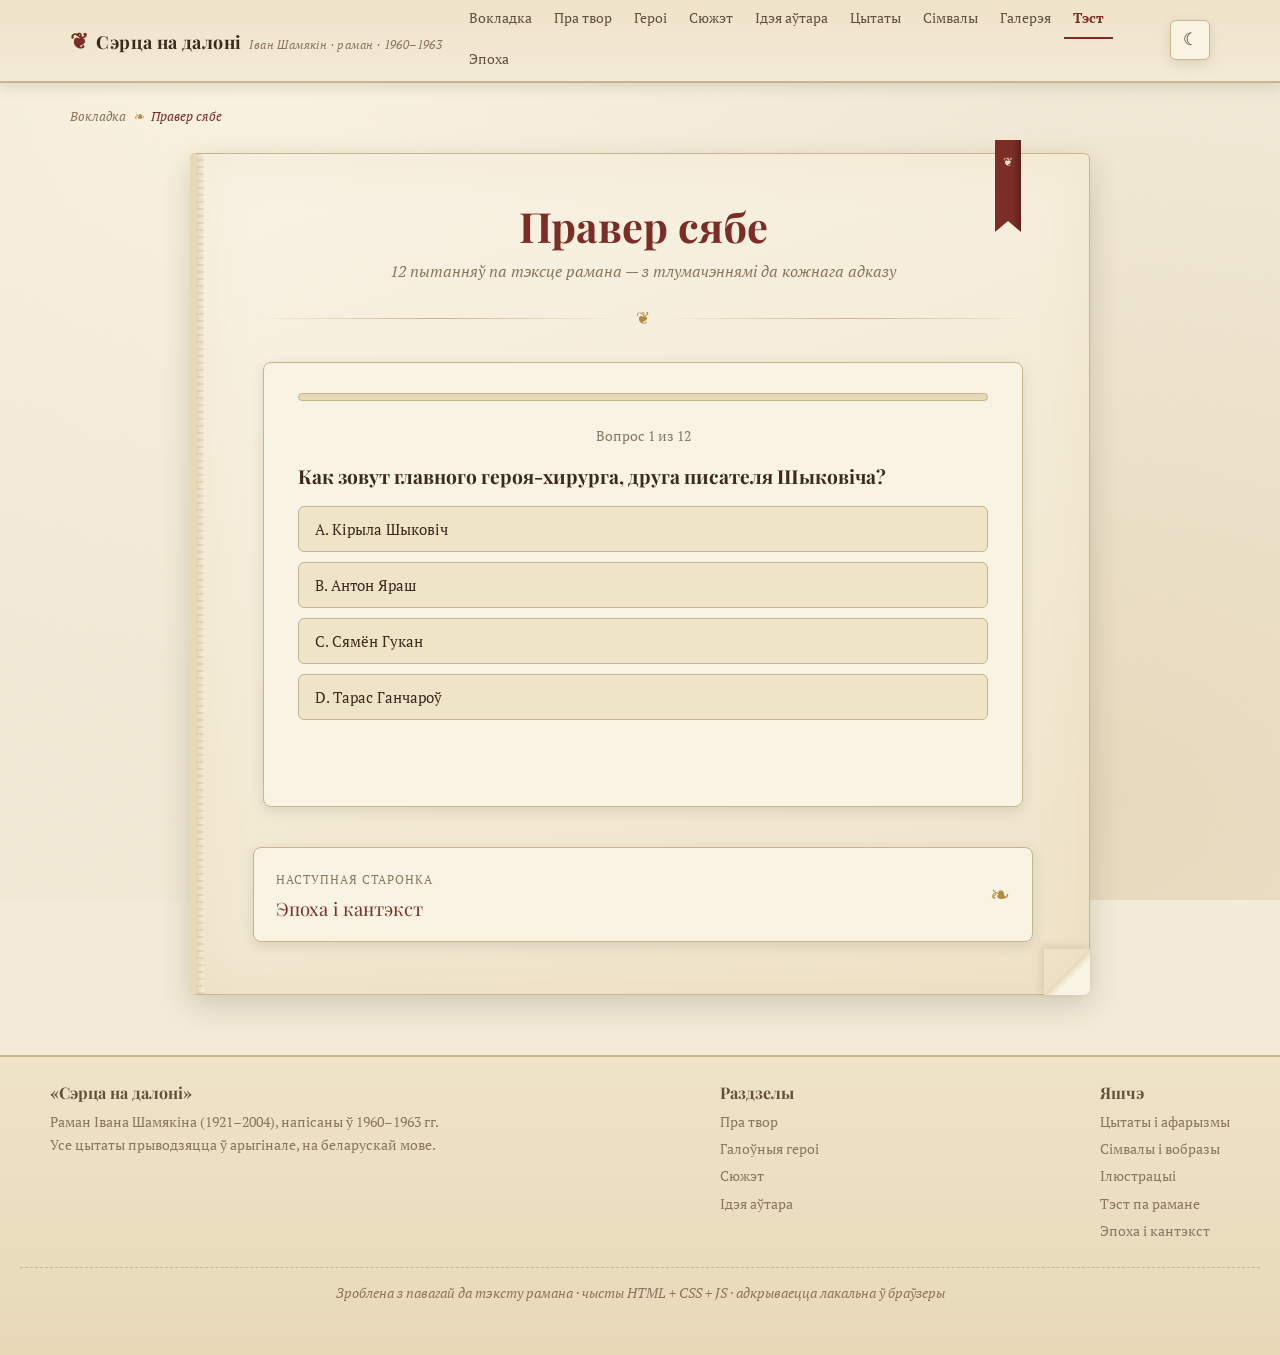
<file: quiz.html>
<!DOCTYPE html>
<html lang="be">
<head>
  <meta charset="UTF-8">
  <meta name="viewport" content="width=device-width, initial-scale=1.0">
  <title>Правер сябе — «Сэрца на далоні»</title>
  <meta name="description" content="Інтэрактыўны тэст з 12 пытанняў па рамане Івана Шамякіна «Сэрца на далоні».">
  <link rel="preconnect" href="https://fonts.googleapis.com">
  <link rel="preconnect" href="https://fonts.gstatic.com" crossorigin>
  <link href="https://fonts.googleapis.com/css2?family=Playfair+Display:ital,wght@0,400;0,600;0,700;1,400&family=PT+Serif:ital,wght@0,400;0,700;1,400&display=swap" rel="stylesheet">
  <link rel="stylesheet" href="css/styles.css">
  <link rel="icon" href="data:image/svg+xml,%3Csvg xmlns='http://www.w3.org/2000/svg' viewBox='0 0 32 32'%3E%3Crect width='32' height='32' rx='4' fill='%237b2d26'/%3E%3Ctext x='16' y='23' font-size='18' text-anchor='middle' fill='%23f3e2bd' font-family='serif'%3E%D0%A1%3C/text%3E%3C/svg%3E">
</head>
<body>

<header class="site-header">
  <div class="header-inner">
    <a class="brand" href="index.html"><span class="brand-mark">❦</span>Сэрца на далоні<span class="brand-sub">Іван Шамякін · раман · 1960–1963</span></a>
    <nav class="main-nav" aria-label="Асноўная навігацыя">
      <a href="index.html">Вокладка</a>
      <a href="about.html">Пра твор</a>
      <a href="heroes.html">Героі</a>
      <a href="plot.html">Сюжэт</a>
      <a href="author-idea.html">Ідэя аўтара</a>
      <a href="quotes.html">Цытаты</a>
      <a href="symbols.html">Сімвалы</a>
      <a href="gallery.html">Галерэя</a>
      <a href="quiz.html" aria-current="page">Тэст</a>
      <a href="timeline.html">Эпоха</a>
    </nav>
    <div class="header-tools">
      <button class="theme-toggle" type="button" aria-label="Пераключыць тэму">☾</button>
      <button class="nav-toggle" type="button" aria-label="Меню"><span></span></button>
    </div>
  </div>
</header>

<div class="crumbs">
  <a href="index.html">Вокладка</a><span class="sep">❧</span><span class="cur">Правер сябе</span>
</div>

<main class="page">
  <div class="lassse"></div>
  <h1 class="page-title">Правер сябе</h1>
  <p class="page-subtitle">12 пытанняў па тэксце рамана — з тлумачэннямі да кожнага адказу</p>
  <div class="title-rule">❦</div>

  <div class="quiz-box reveal" id="quiz-app">
    <noscript>Для працы тэсту ўключыце JavaScript. Усе пытанні і адказы змяшчаюцца ў файле js/quiz.js.</noscript>
  </div>

  <a class="next-link" href="timeline.html">
    <span><span class="nl-label">Наступная старонка</span><br><span class="nl-title">Эпоха і кантэкст</span></span>
    <span class="arrow">❧</span>
  </a>
</main>

<footer class="site-footer">
  <div class="footer-inner">
    <div>
      <h4>«Сэрца на далоні»</h4>
      <p>Раман Івана Шамякіна (1921–2004), напісаны ў 1960–1963 гг.<br>Усе цытаты прыводзяцца ў арыгінале, на беларускай мове.</p>
    </div>
    <div>
      <h4>Раздзелы</h4>
      <ul>
        <li><a href="about.html">Пра твор</a></li>
        <li><a href="heroes.html">Галоўныя героі</a></li>
        <li><a href="plot.html">Сюжэт</a></li>
        <li><a href="author-idea.html">Ідэя аўтара</a></li>
      </ul>
    </div>
    <div>
      <h4>Яшчэ</h4>
      <ul>
        <li><a href="quotes.html">Цытаты і афарызмы</a></li>
        <li><a href="symbols.html">Сімвалы і вобразы</a></li>
        <li><a href="gallery.html">Ілюстрацыі</a></li>
        <li><a href="quiz.html">Тэст па рамане</a></li>
        <li><a href="timeline.html">Эпоха і кантэкст</a></li>
      </ul>
    </div>
  </div>
  <p class="colophon">Зроблена з павагай да тэксту рамана · чысты HTML + CSS + JS · адкрываецца лакальна ў браўзеры</p>
</footer>

<script src="js/main.js"></script>
<script src="js/quiz.js"></script>
</body>
</html>
</file>
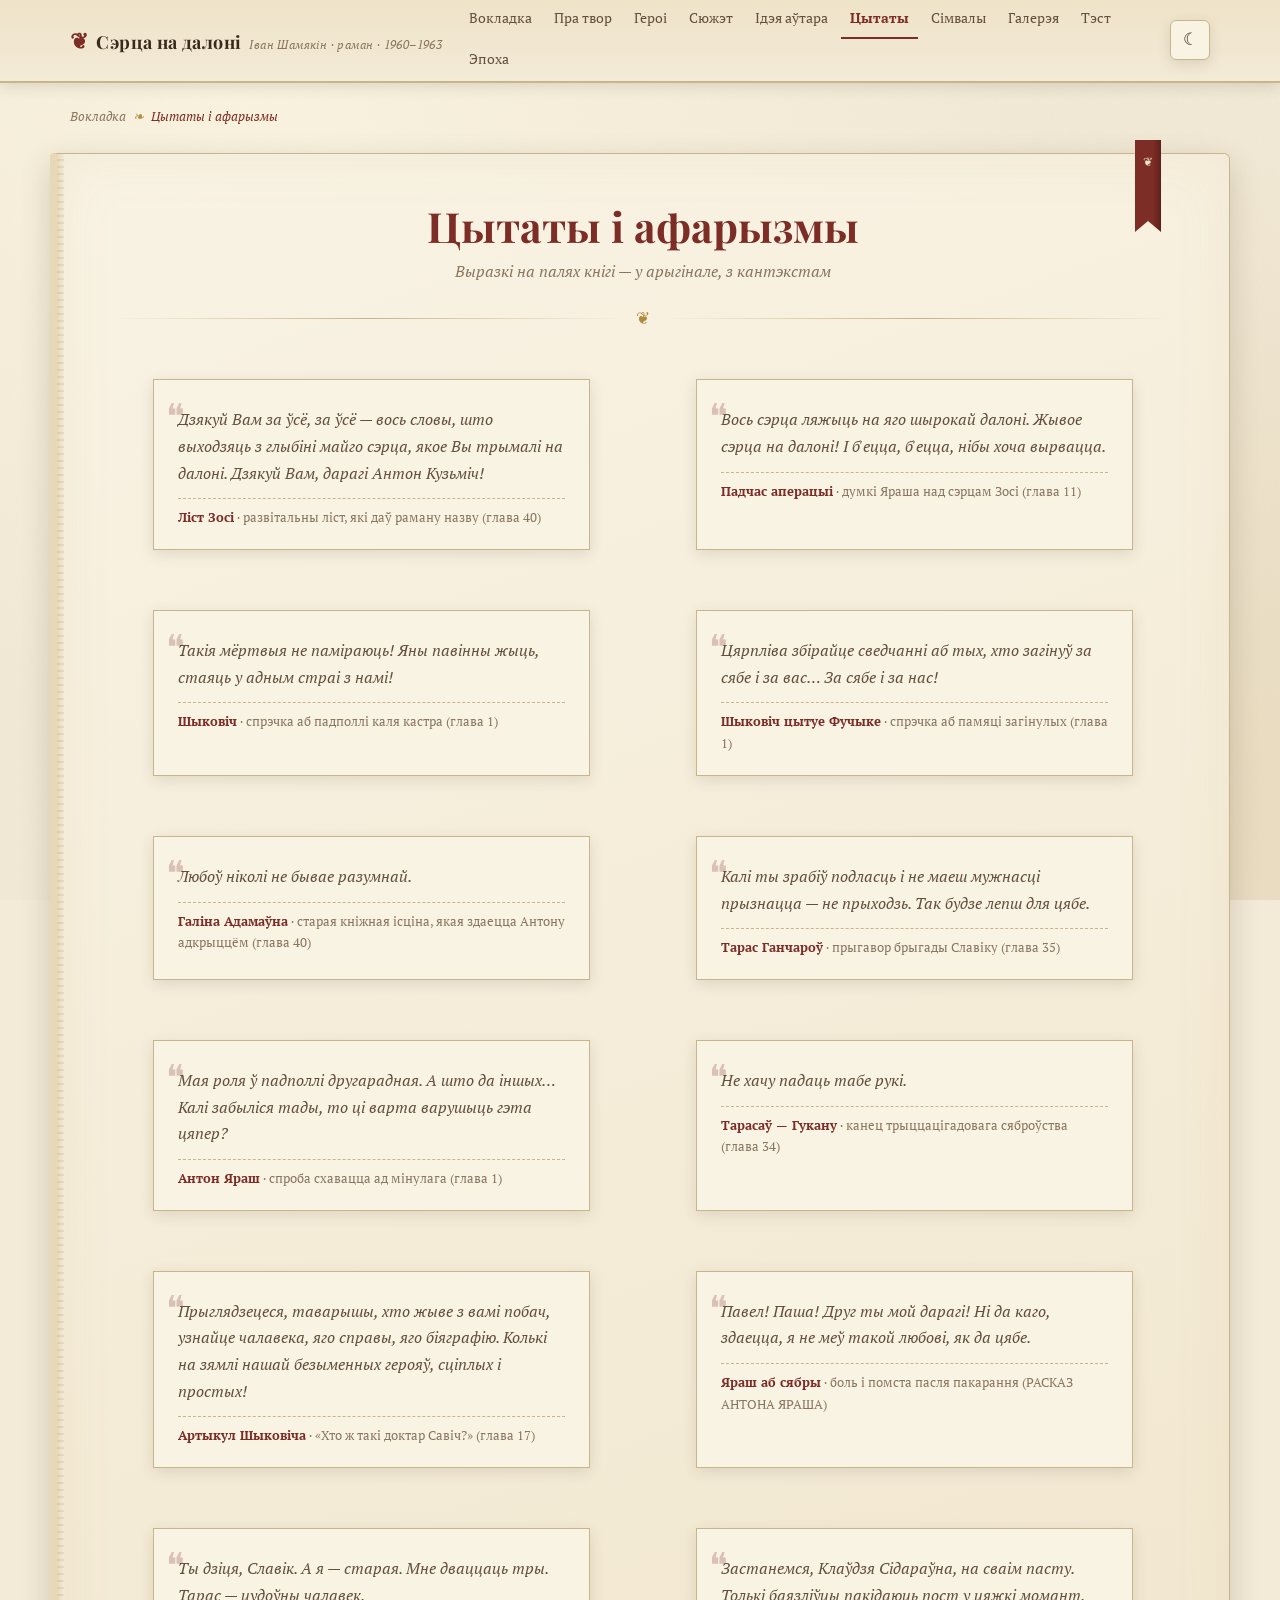
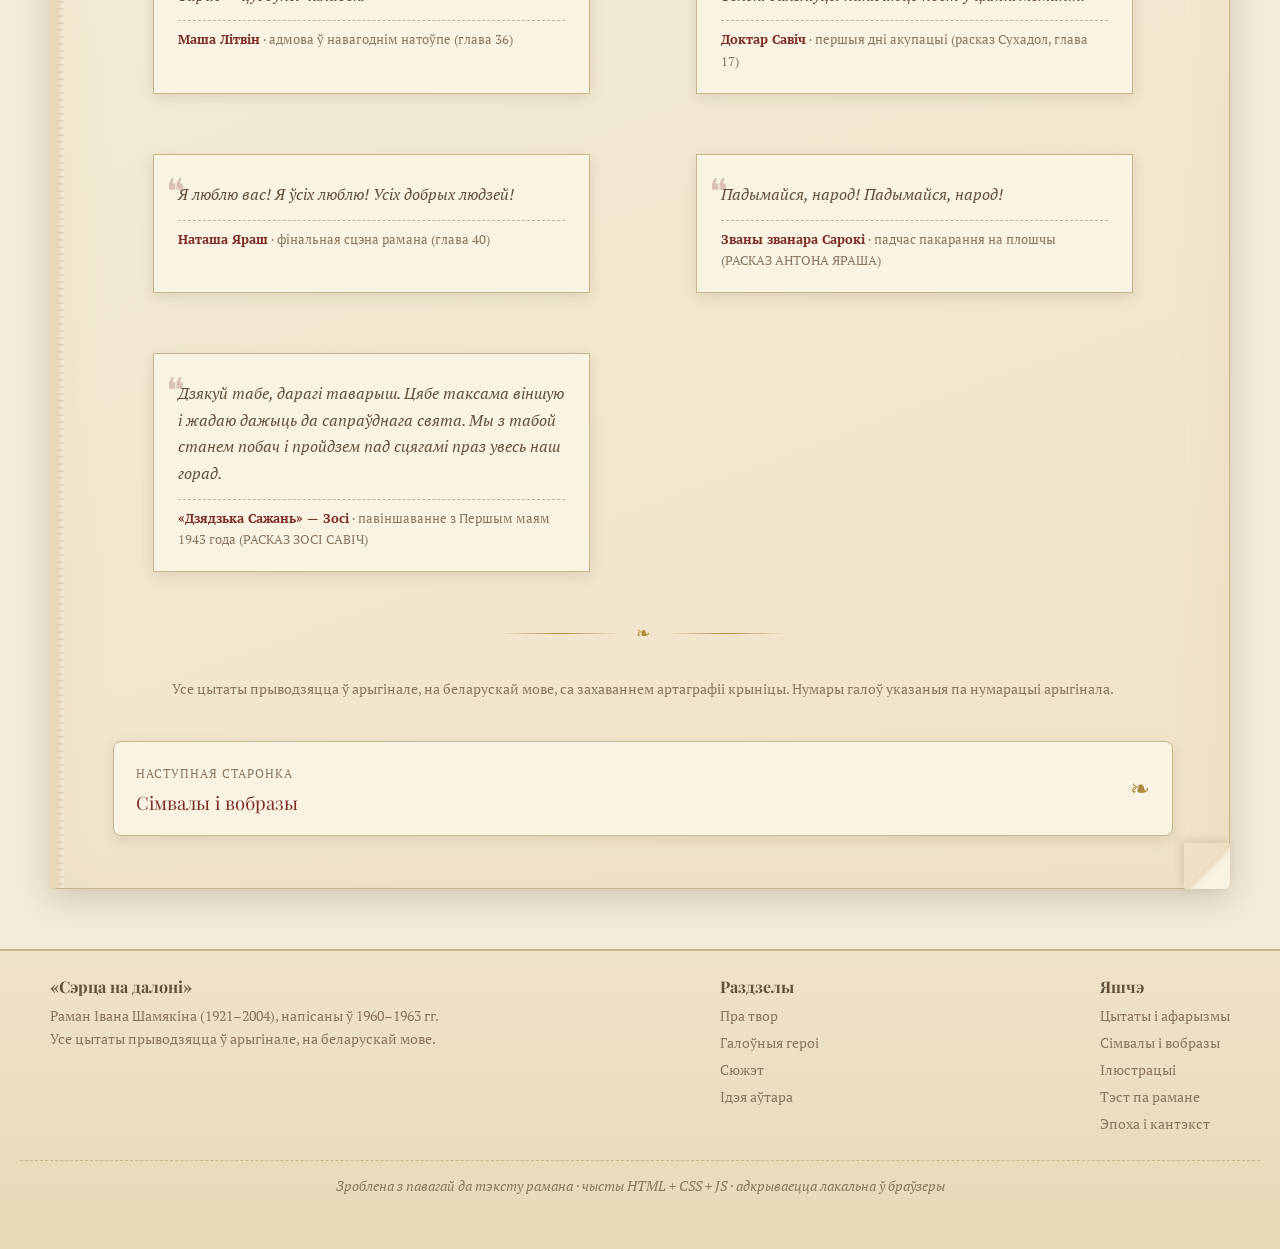
<file: quotes.html>
<!DOCTYPE html>
<html lang="be">
<head>
  <meta charset="UTF-8">
  <meta name="viewport" content="width=device-width, initial-scale=1.0">
  <title>Цытаты і афарызмы — «Сэрца на далоні»</title>
  <meta name="description" content="Яркия цытаты з рамана «Сэрца на далоні» у арыгінале з указаннем кантэксту.">
  <link rel="preconnect" href="https://fonts.googleapis.com">
  <link rel="preconnect" href="https://fonts.gstatic.com" crossorigin>
  <link href="https://fonts.googleapis.com/css2?family=Playfair+Display:ital,wght@0,400;0,600;0,700;1,400&family=PT+Serif:ital,wght@0,400;0,700;1,400&display=swap" rel="stylesheet">
  <link rel="stylesheet" href="css/styles.css">
  <link rel="icon" href="data:image/svg+xml,%3Csvg xmlns='http://www.w3.org/2000/svg' viewBox='0 0 32 32'%3E%3Crect width='32' height='32' rx='4' fill='%237b2d26'/%3E%3Ctext x='16' y='23' font-size='18' text-anchor='middle' fill='%23f3e2bd' font-family='serif'%3E%D0%A1%3C/text%3E%3C/svg%3E">
</head>
<body>

<header class="site-header">
  <div class="header-inner">
    <a class="brand" href="index.html"><span class="brand-mark">❦</span>Сэрца на далоні<span class="brand-sub">Іван Шамякін · раман · 1960–1963</span></a>
    <nav class="main-nav" aria-label="Асноўная навігацыя">
      <a href="index.html">Вокладка</a>
      <a href="about.html">Пра твор</a>
      <a href="heroes.html">Героі</a>
      <a href="plot.html">Сюжэт</a>
      <a href="author-idea.html">Ідэя аўтара</a>
      <a href="quotes.html" aria-current="page">Цытаты</a>
      <a href="symbols.html">Сімвалы</a>
      <a href="gallery.html">Галерэя</a>
      <a href="quiz.html">Тэст</a>
      <a href="timeline.html">Эпоха</a>
    </nav>
    <div class="header-tools">
      <button class="theme-toggle" type="button" aria-label="Пераключыць тэму">☾</button>
      <button class="nav-toggle" type="button" aria-label="Меню"><span></span></button>
    </div>
  </div>
</header>

<div class="crumbs">
  <a href="index.html">Вокладка</a><span class="sep">❧</span><span class="cur">Цытаты і афарызмы</span>
</div>

<main class="page wide">
  <div class="lassse"></div>
  <h1 class="page-title">Цытаты і афарызмы</h1>
  <p class="page-subtitle">Выразкі на палях кнігі — у арыгінале, з кантэкстам</p>
  <div class="title-rule">❦</div>

  <div class="quotes-grid">

    <figure class="quote-cut reveal">
      <blockquote>Дзякуй Вам за ўсё, за ўсё — вось словы, што выходзяць з глыбіні майго сэрца, якое Вы трымалі на далоні. Дзякуй Вам, дарагі Антон Кузьміч!</blockquote>
      <figcaption class="q-src"><b>Ліст Зосі</b> · развітальны ліст, які даў раману назву (глава 40)</figcaption>
    </figure>

    <figure class="quote-cut reveal d1">
      <blockquote>Вось сэрца ляжыць на яго шырокай далоні. Жывое сэрца на далоні! I б'ецца, б'ецца, нібы хоча вырвацца.</blockquote>
      <figcaption class="q-src"><b>Падчас аперацыі</b> · думкі Яраша над сэрцам Зосі (глава 11)</figcaption>
    </figure>

    <figure class="quote-cut reveal d2">
      <blockquote>Такія мёртвыя не паміраюць! Яны павінны жыць, стаяць у адным страі з намі!</blockquote>
      <figcaption class="q-src"><b>Шыковіч</b> · спрэчка аб падполлі каля кастра (глава 1)</figcaption>
    </figure>

    <figure class="quote-cut reveal">
      <blockquote>Цярпліва збірайце сведчанні аб тых, хто загінуў за сябе і за вас… За сябе і за нас!</blockquote>
      <figcaption class="q-src"><b>Шыковіч цытуе Фучыке</b> · спрэчка аб памяці загінулых (глава 1)</figcaption>
    </figure>

    <figure class="quote-cut reveal d1">
      <blockquote>Любоў ніколі не бывае разумнай.</blockquote>
      <figcaption class="q-src"><b>Галіна Адамаўна</b> · старая кніжная ісціна, якая здаецца Антону адкрыццём (глава 40)</figcaption>
    </figure>

    <figure class="quote-cut reveal d2">
      <blockquote>Калі ты зрабіў подласць і не маеш мужнасці прызнацца — не прыходзь. Так будзе лепш для цябе.</blockquote>
      <figcaption class="q-src"><b>Тарас Ганчароў</b> · прыгавор брыгады Славіку (глава 35)</figcaption>
    </figure>

    <figure class="quote-cut reveal">
      <blockquote>Мая роля ў падполлі другарадная. А што да іншых… Калі забыліся тады, то ці варта варушыць гэта цяпер?</blockquote>
      <figcaption class="q-src"><b>Антон Яраш</b> · спроба схавацца ад мінулага (глава 1)</figcaption>
    </figure>

    <figure class="quote-cut reveal d1">
      <blockquote>Не хачу падаць табе рукі.</blockquote>
      <figcaption class="q-src"><b>Тарасаў — Гукану</b> · канец трыццацігадовага сяброўства (глава 34)</figcaption>
    </figure>

    <figure class="quote-cut reveal d2">
      <blockquote>Прыглядзецеся, таварышы, хто жыве з вамі побач, узнайце чалавека, яго справы, яго біяграфію. Колькі на зямлі нашай безыменных герояў, сціплых і простых!</blockquote>
      <figcaption class="q-src"><b>Артыкул Шыковіча</b> · «Хто ж такі доктар Савіч?» (глава 17)</figcaption>
    </figure>

    <figure class="quote-cut reveal">
      <blockquote>Павел! Паша! Друг ты мой дарагі! Ні да каго, здаецца, я не меў такой любові, як да цябе.</blockquote>
      <figcaption class="q-src"><b>Яраш аб сябры</b> · боль і помста пасля пакарання (РАСКАЗ АНТОНА ЯРАША)</figcaption>
    </figure>

    <figure class="quote-cut reveal d1">
      <blockquote>Ты дзіця, Славік. А я — старая. Мне дваццаць тры. Тарас — цудоўны чалавек.</blockquote>
      <figcaption class="q-src"><b>Маша Літвін</b> · адмова ў навагоднім натоўпе (глава 36)</figcaption>
    </figure>

    <figure class="quote-cut reveal d2">
      <blockquote>Застанемся, Клаўдзя Сідараўна, на сваім пасту. Толькі баязліўцы пакідаюць пост у цяжкі момант.</blockquote>
      <figcaption class="q-src"><b>Доктар Савіч</b> · першыя дні акупацыі (расказ Сухадол, глава 17)</figcaption>
    </figure>

    <figure class="quote-cut reveal">
      <blockquote>Я люблю вас! Я ўсіх люблю! Усіх добрых людзей!</blockquote>
      <figcaption class="q-src"><b>Наташа Яраш</b> · фінальная сцэна рамана (глава 40)</figcaption>
    </figure>

    <figure class="quote-cut reveal d1">
      <blockquote>Падымайся, народ! Падымайся, народ!</blockquote>
      <figcaption class="q-src"><b>Званы званара Сарокі</b> · падчас пакарання на плошчы (РАСКАЗ АНТОНА ЯРАША)</figcaption>
    </figure>

    <figure class="quote-cut reveal d2">
      <blockquote>Дзякуй табе, дарагі таварыш. Цябе таксама віншую і жадаю дажыць да сапраўднага свята. Мы з табой станем побач і пройдзем пад сцягамі праз увесь наш горад.</blockquote>
      <figcaption class="q-src"><b>«Дзядзька Сажань» — Зосі</b> · павіншаванне з Першым маям 1943 года (РАСКАЗ ЗОСІ САВІЧ)</figcaption>
    </figure>

  </div>

  <div class="vignette">❧</div>
  <p class="small center reveal">Усе цытаты прыводзяцца ў арыгінале, на беларускай мове, са захаваннем артаграфіі крыніцы. Нумары галоў указаныя па нумарацыі арыгінала.</p>

  <a class="next-link" href="symbols.html">
    <span><span class="nl-label">Наступная старонка</span><br><span class="nl-title">Сімвалы і вобразы</span></span>
    <span class="arrow">❧</span>
  </a>
</main>

<footer class="site-footer">
  <div class="footer-inner">
    <div>
      <h4>«Сэрца на далоні»</h4>
      <p>Раман Івана Шамякіна (1921–2004), напісаны ў 1960–1963 гг.<br>Усе цытаты прыводзяцца ў арыгінале, на беларускай мове.</p>
    </div>
    <div>
      <h4>Раздзелы</h4>
      <ul>
        <li><a href="about.html">Пра твор</a></li>
        <li><a href="heroes.html">Галоўныя героі</a></li>
        <li><a href="plot.html">Сюжэт</a></li>
        <li><a href="author-idea.html">Ідэя аўтара</a></li>
      </ul>
    </div>
    <div>
      <h4>Яшчэ</h4>
      <ul>
        <li><a href="quotes.html">Цытаты і афарызмы</a></li>
        <li><a href="symbols.html">Сімвалы і вобразы</a></li>
        <li><a href="gallery.html">Ілюстрацыі</a></li>
        <li><a href="quiz.html">Тэст па рамане</a></li>
        <li><a href="timeline.html">Эпоха і кантэкст</a></li>
      </ul>
    </div>
  </div>
  <p class="colophon">Зроблена з павагай да тэксту рамана · чысты HTML + CSS + JS · адкрываецца лакальна ў браўзеры</p>
</footer>

<script src="js/main.js"></script>
</body>
</html>
</file>
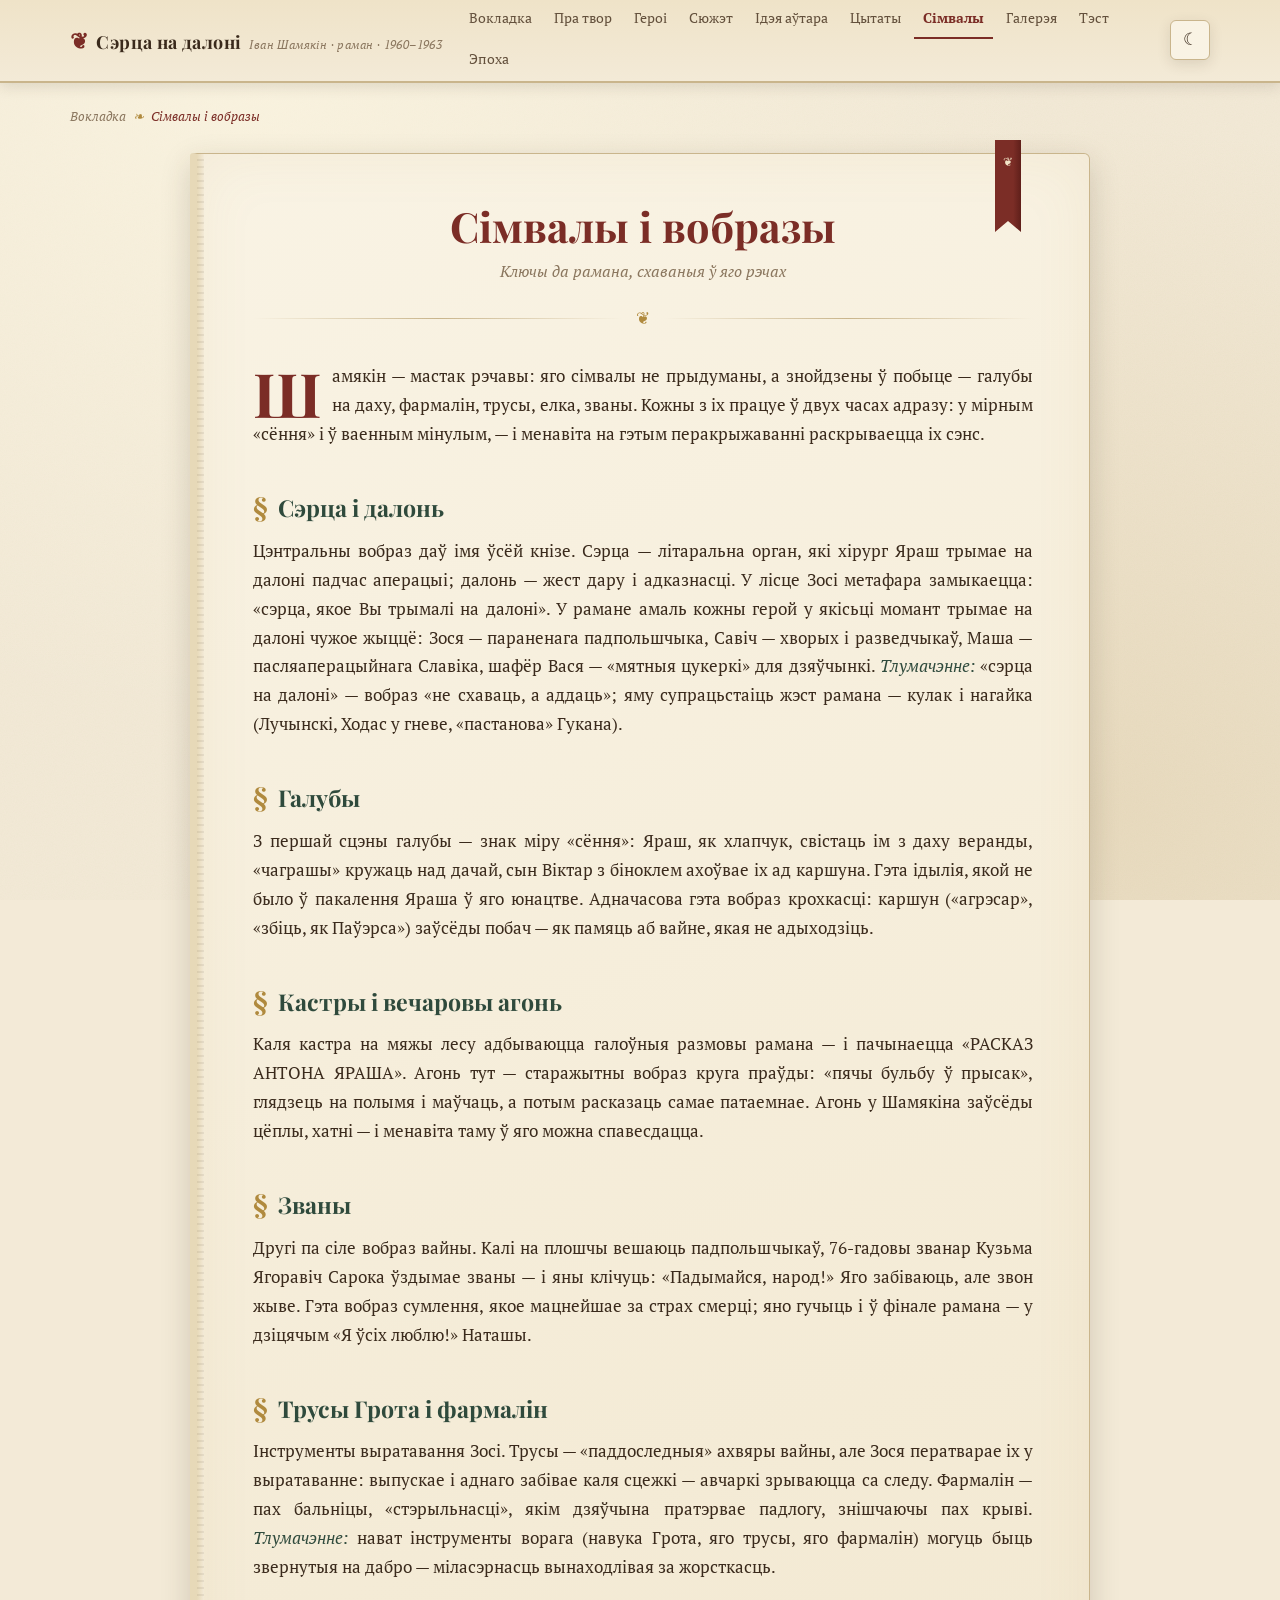
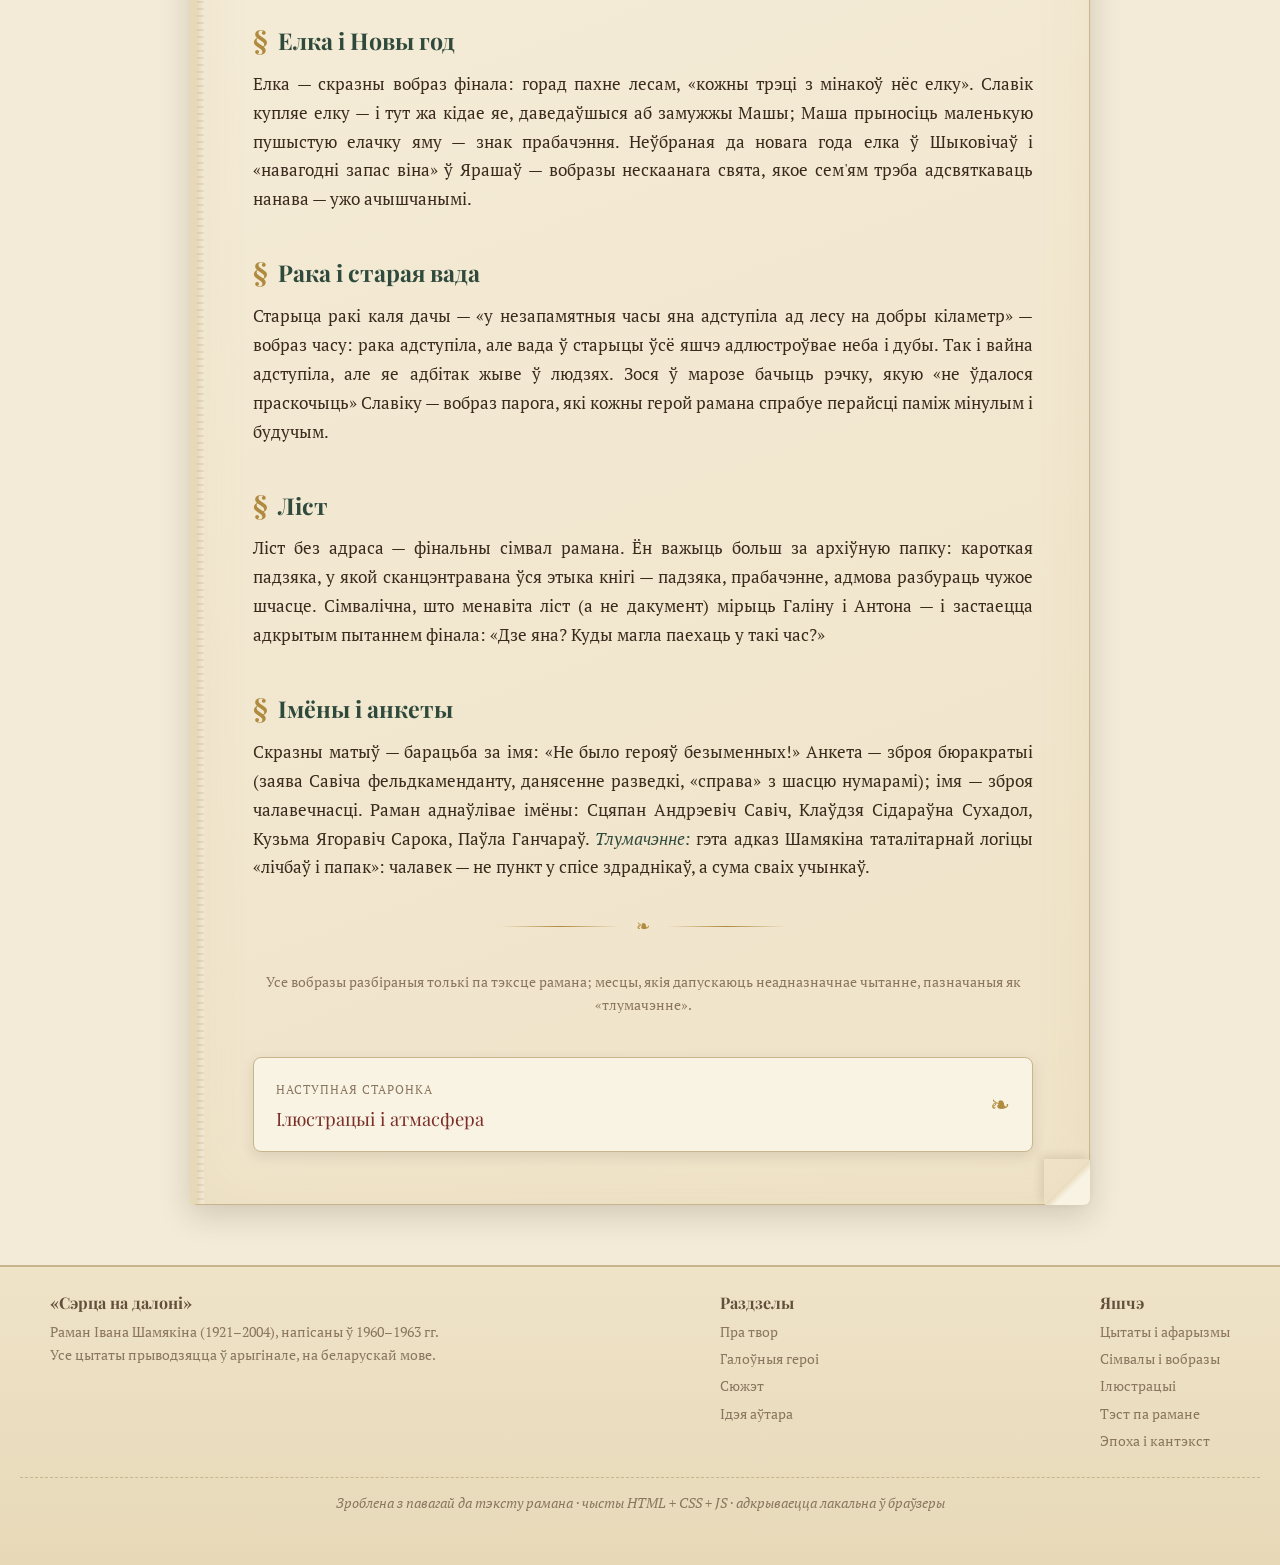
<file: symbols.html>
<!DOCTYPE html>
<html lang="be">
<head>
  <meta charset="UTF-8">
  <meta name="viewport" content="width=device-width, initial-scale=1.0">
  <title>Сімвалы і вобразы — «Сэрца на далоні»</title>
  <meta name="description" content="Ключавыя мастацкія вобразы і сімвалы рамана «Сэрца на далоні»: сэрца, далонь, галубы, кастры, званы, елка.">
  <link rel="preconnect" href="https://fonts.googleapis.com">
  <link rel="preconnect" href="https://fonts.gstatic.com" crossorigin>
  <link href="https://fonts.googleapis.com/css2?family=Playfair+Display:ital,wght@0,400;0,600;0,700;1,400&family=PT+Serif:ital,wght@0,400;0,700;1,400&display=swap" rel="stylesheet">
  <link rel="stylesheet" href="css/styles.css">
  <link rel="icon" href="data:image/svg+xml,%3Csvg xmlns='http://www.w3.org/2000/svg' viewBox='0 0 32 32'%3E%3Crect width='32' height='32' rx='4' fill='%237b2d26'/%3E%3Ctext x='16' y='23' font-size='18' text-anchor='middle' fill='%23f3e2bd' font-family='serif'%3E%D0%A1%3C/text%3E%3C/svg%3E">
</head>
<body>

<header class="site-header">
  <div class="header-inner">
    <a class="brand" href="index.html"><span class="brand-mark">❦</span>Сэрца на далоні<span class="brand-sub">Іван Шамякін · раман · 1960–1963</span></a>
    <nav class="main-nav" aria-label="Асноўная навігацыя">
      <a href="index.html">Вокладка</a>
      <a href="about.html">Пра твор</a>
      <a href="heroes.html">Героі</a>
      <a href="plot.html">Сюжэт</a>
      <a href="author-idea.html">Ідэя аўтара</a>
      <a href="quotes.html">Цытаты</a>
      <a href="symbols.html" aria-current="page">Сімвалы</a>
      <a href="gallery.html">Галерэя</a>
      <a href="quiz.html">Тэст</a>
      <a href="timeline.html">Эпоха</a>
    </nav>
    <div class="header-tools">
      <button class="theme-toggle" type="button" aria-label="Пераключыць тэму">☾</button>
      <button class="nav-toggle" type="button" aria-label="Меню"><span></span></button>
    </div>
  </div>
</header>

<div class="crumbs">
  <a href="index.html">Вокладка</a><span class="sep">❧</span><span class="cur">Сімвалы і вобразы</span>
</div>

<main class="page">
  <div class="lassse"></div>
  <h1 class="page-title">Сімвалы і вобразы</h1>
  <p class="page-subtitle">Ключы да рамана, схаваныя ў яго рэчах</p>
  <div class="title-rule">❦</div>

  <p class="dropcap reveal">Шамякін — мастак рэчавы: яго сімвалы не прыдуманы, а знойдзены ў побыце — галубы на даху, фармалін, трусы, елка, званы. Кожны з іх працуе ў двух часах адразу: у мірным «сёння» і ў ваенным мінулым, — і менавіта на гэтым перакрыжаванні раскрываецца іх сэнс.</p>

  <h2 class="sect reveal">Сэрца і далонь</h2>
  <p class="reveal">Цэнтральны вобраз даў імя ўсёй кнізе. Сэрца — літаральна орган, які хірург Яраш трымае на далоні падчас аперацыі; далонь — жест дару і адказнасці. У лісце Зосі метафара замыкаецца: «сэрца, якое Вы трымалі на далоні». У рамане амаль кожны герой у якісьці момант трымае на далоні чужое жыццё: Зося — параненага падпольшчыка, Савіч — хворых і разведчыкаў, Маша — пасляаперацыйнага Славіка, шафёр Вася — «мятныя цукеркі» для дзяўчынкі. <span class="interp">Тлумачэнне:</span> «сэрца на далоні» — вобраз «не схаваць, а аддаць»; яму супрацьстаіць жэст рамана — кулак і нагайка (Лучынскі, Ходас у гневе, «пастанова» Гукана).</p>

  <h2 class="sect reveal">Галубы</h2>
  <p class="reveal">З першай сцэны галубы — знак міру «сёння»: Яраш, як хлапчук, свістаць ім з даху веранды, «чаграшы» кружаць над дачай, сын Віктар з біноклем ахоўвае іх ад каршуна. Гэта ідылія, якой не было ў пакалення Яраша ў яго юнацтве. Адначасова гэта вобраз крохкасці: каршун («агрэсар», «збіць, як Паўэрса») заўсёды побач — як памяць аб вайне, якая не адыходзіць.</p>

  <h2 class="sect reveal">Кастры і вечаровы агонь</h2>
  <p class="reveal">Каля кастра на мяжы лесу адбываюцца галоўныя размовы рамана — і пачынаецца «РАСКАЗ АНТОНА ЯРАША». Агонь тут — старажытны вобраз круга праўды: «пячы бульбу ў прысак», глядзець на полымя і маўчаць, а потым расказаць самае патаемнае. Агонь у Шамякіна заўсёды цёплы, хатні — і менавіта таму ў яго можна спавесдацца.</p>

  <h2 class="sect reveal">Званы</h2>
  <p class="reveal">Другі па сіле вобраз вайны. Калі на плошчы вешаюць падпольшчыкаў, 76-гадовы званар Кузьма Ягоравіч Сарока ўздымае званы — і яны клічуць: «Падымайся, народ!» Яго забіваюць, але звон жыве. Гэта вобраз сумлення, якое мацнейшае за страх смерці; яно гучыць і ў фінале рамана — у дзіцячым «Я ўсіх люблю!» Наташы.</p>

  <h2 class="sect reveal">Трусы Грота і фармалін</h2>
  <p class="reveal">Інструменты выратавання Зосі. Трусы — «паддоследныя» ахвяры вайны, але Зося ператварае іх у выратаванне: выпускае і аднаго забівае каля сцежкі — авчаркі зрываюцца са следу. Фармалін — пах бальніцы, «стэрыльнасці», якім дзяўчына пратэрвае падлогу, знішчаючы пах крыві. <span class="interp">Тлумачэнне:</span> нават інструменты ворага (навука Грота, яго трусы, яго фармалін) могуць быць звернутыя на дабро — міласэрнасць вынаходлівая за жорсткасць.</p>

  <h2 class="sect reveal">Елка і Новы год</h2>
  <p class="reveal">Елка — скразны вобраз фінала: горад пахне лесам, «кожны трэці з мінакоў нёс елку». Славік купляе елку — і тут жа кідае яе, даведаўшыся аб замужжы Машы; Маша прыносіць маленькую пушыстую елачку яму — знак прабачэння. Неўбраная да новага года елка ў Шыковічаў і «навагодні запас віна» ў Ярашаў — вобразы нескаанага свята, якое сем'ям трэба адсвяткаваць нанава — ужо ачышчанымі.</p>

  <h2 class="sect reveal">Рака і старая вада</h2>
  <p class="reveal">Старыца ракі каля дачы — «у незапамятныя часы яна адступіла ад лесу на добры кіламетр» — вобраз часу: рака адступіла, але вада ў старыцы ўсё яшчэ адлюстроўвае неба і дубы. Так і вайна адступіла, але яе адбітак жыве ў людзях. Зося ў марозе бачыць рэчку, якую «не ўдалося праскочыць» Славіку — вобраз парога, які кожны герой рамана спрабуе перайсці паміж мінулым і будучым.</p>

  <h2 class="sect reveal">Ліст</h2>
  <p class="reveal">Ліст без адраса — фінальны сімвал рамана. Ён важыць больш за архіўную папку: кароткая падзяка, у якой сканцэнтравана ўся этыка кнігі — падзяка, прабачэнне, адмова разбураць чужое шчасце. Сімвалічна, што менавіта ліст (а не дакумент) мірыць Галіну і Антона — і застаецца адкрытым пытаннем фінала: «Дзе яна? Куды магла паехаць у такі час?»</p>

  <h2 class="sect reveal">Імёны і анкеты</h2>
  <p class="reveal">Скразны матыў — барацьба за імя: «Не было герояў безыменных!» Анкета — зброя бюракратыі (заява Савіча фельдкаменданту, данясенне разведкі, «справа» з шасцю нумарамі); імя — зброя чалавечнасці. Раман аднаўлівае імёны: Сцяпан Андрэевіч Савіч, Клаўдзя Сідараўна Сухадол, Кузьма Ягоравіч Сарока, Паўла Ганчараў. <span class="interp">Тлумачэнне:</span> гэта адказ Шамякіна таталітарнай логіцы «лічбаў і папак»: чалавек — не пункт у спісе здраднікаў, а сума сваіх учынкаў.</p>

  <div class="vignette">❧</div>
  <p class="small center reveal">Усе вобразы разбіраныя толькі па тэксце рамана; месцы, якія дапускаюць неадназначнае чытанне, пазначаныя як «тлумачэнне».</p>

  <a class="next-link" href="gallery.html">
    <span><span class="nl-label">Наступная старонка</span><br><span class="nl-title">Ілюстрацыі і атмасфера</span></span>
    <span class="arrow">❧</span>
  </a>
</main>

<footer class="site-footer">
  <div class="footer-inner">
    <div>
      <h4>«Сэрца на далоні»</h4>
      <p>Раман Івана Шамякіна (1921–2004), напісаны ў 1960–1963 гг.<br>Усе цытаты прыводзяцца ў арыгінале, на беларускай мове.</p>
    </div>
    <div>
      <h4>Раздзелы</h4>
      <ul>
        <li><a href="about.html">Пра твор</a></li>
        <li><a href="heroes.html">Галоўныя героі</a></li>
        <li><a href="plot.html">Сюжэт</a></li>
        <li><a href="author-idea.html">Ідэя аўтара</a></li>
      </ul>
    </div>
    <div>
      <h4>Яшчэ</h4>
      <ul>
        <li><a href="quotes.html">Цытаты і афарызмы</a></li>
        <li><a href="symbols.html">Сімвалы і вобразы</a></li>
        <li><a href="gallery.html">Ілюстрацыі</a></li>
        <li><a href="quiz.html">Тэст па рамане</a></li>
        <li><a href="timeline.html">Эпоха і кантэкст</a></li>
      </ul>
    </div>
  </div>
  <p class="colophon">Зроблена з павагай да тэксту рамана · чысты HTML + CSS + JS · адкрываецца лакальна ў браўзеры</p>
</footer>

<script src="js/main.js"></script>
</body>
</html>
</file>
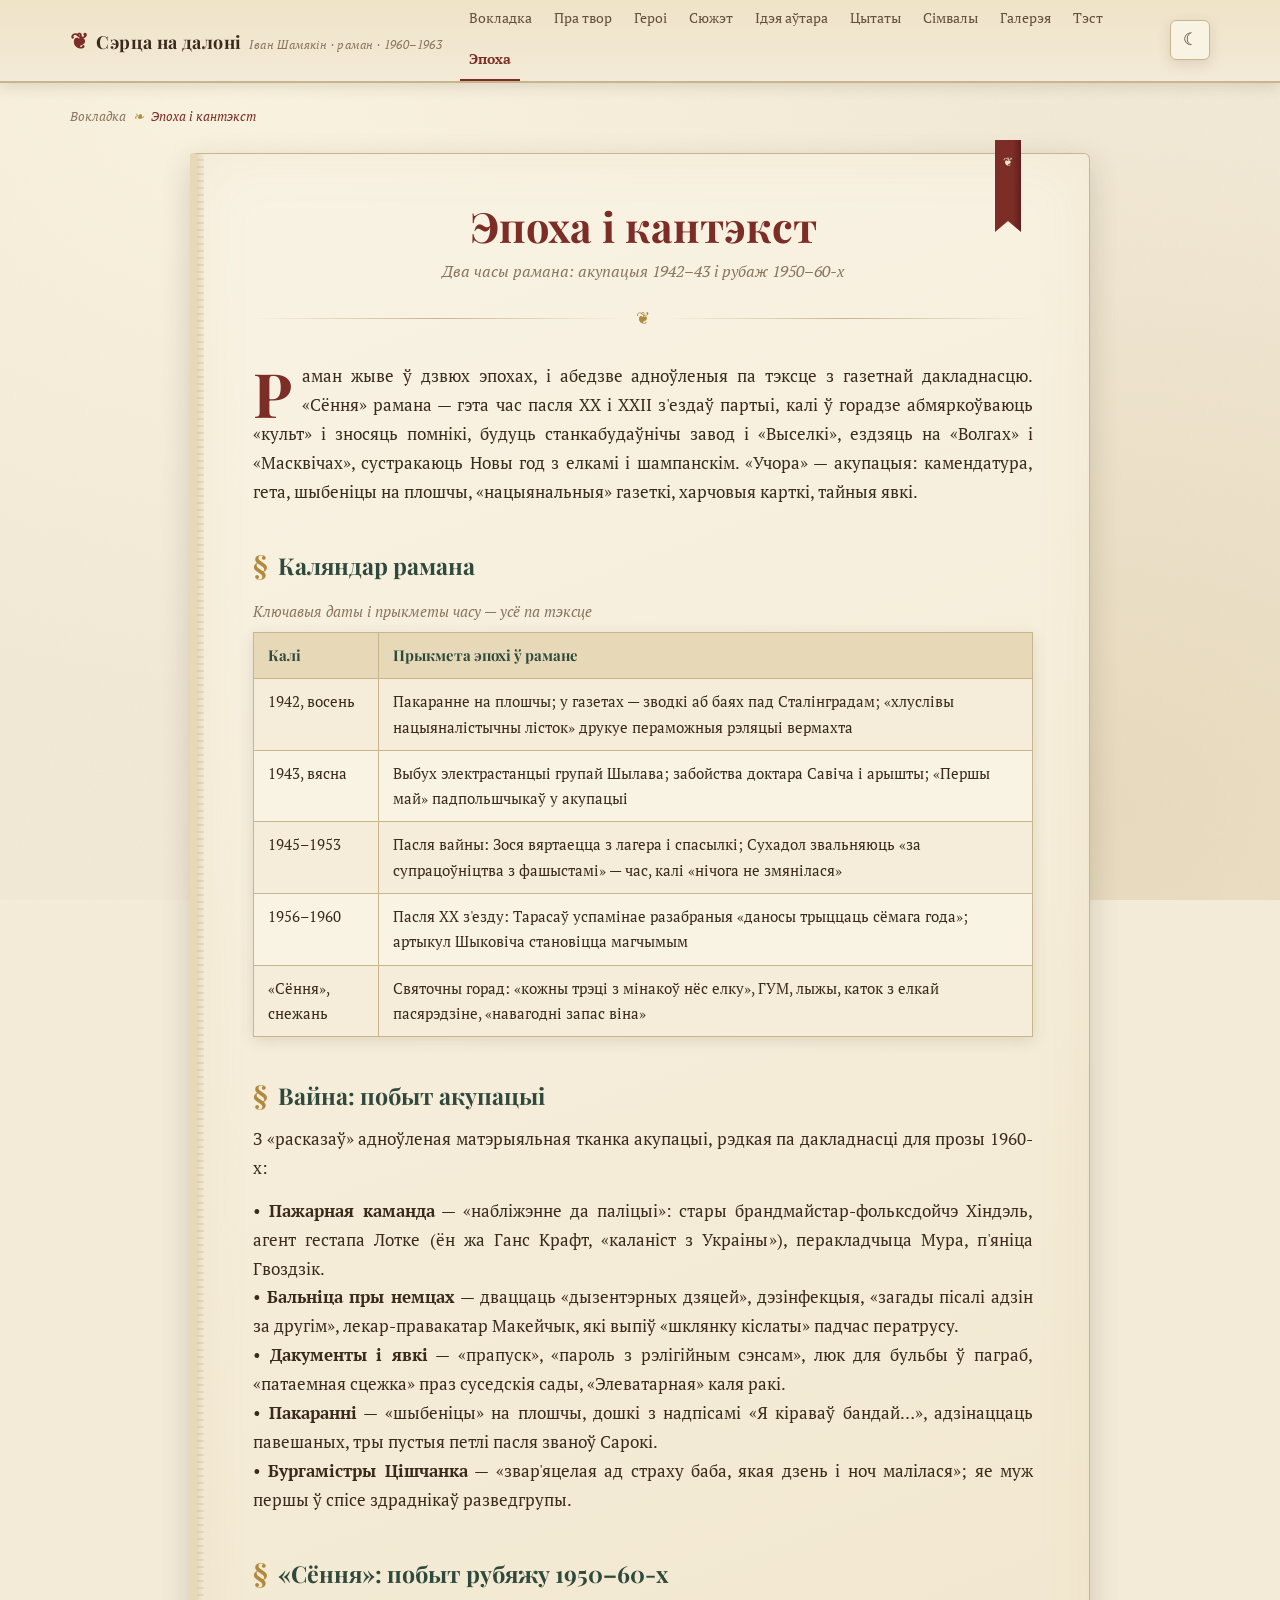
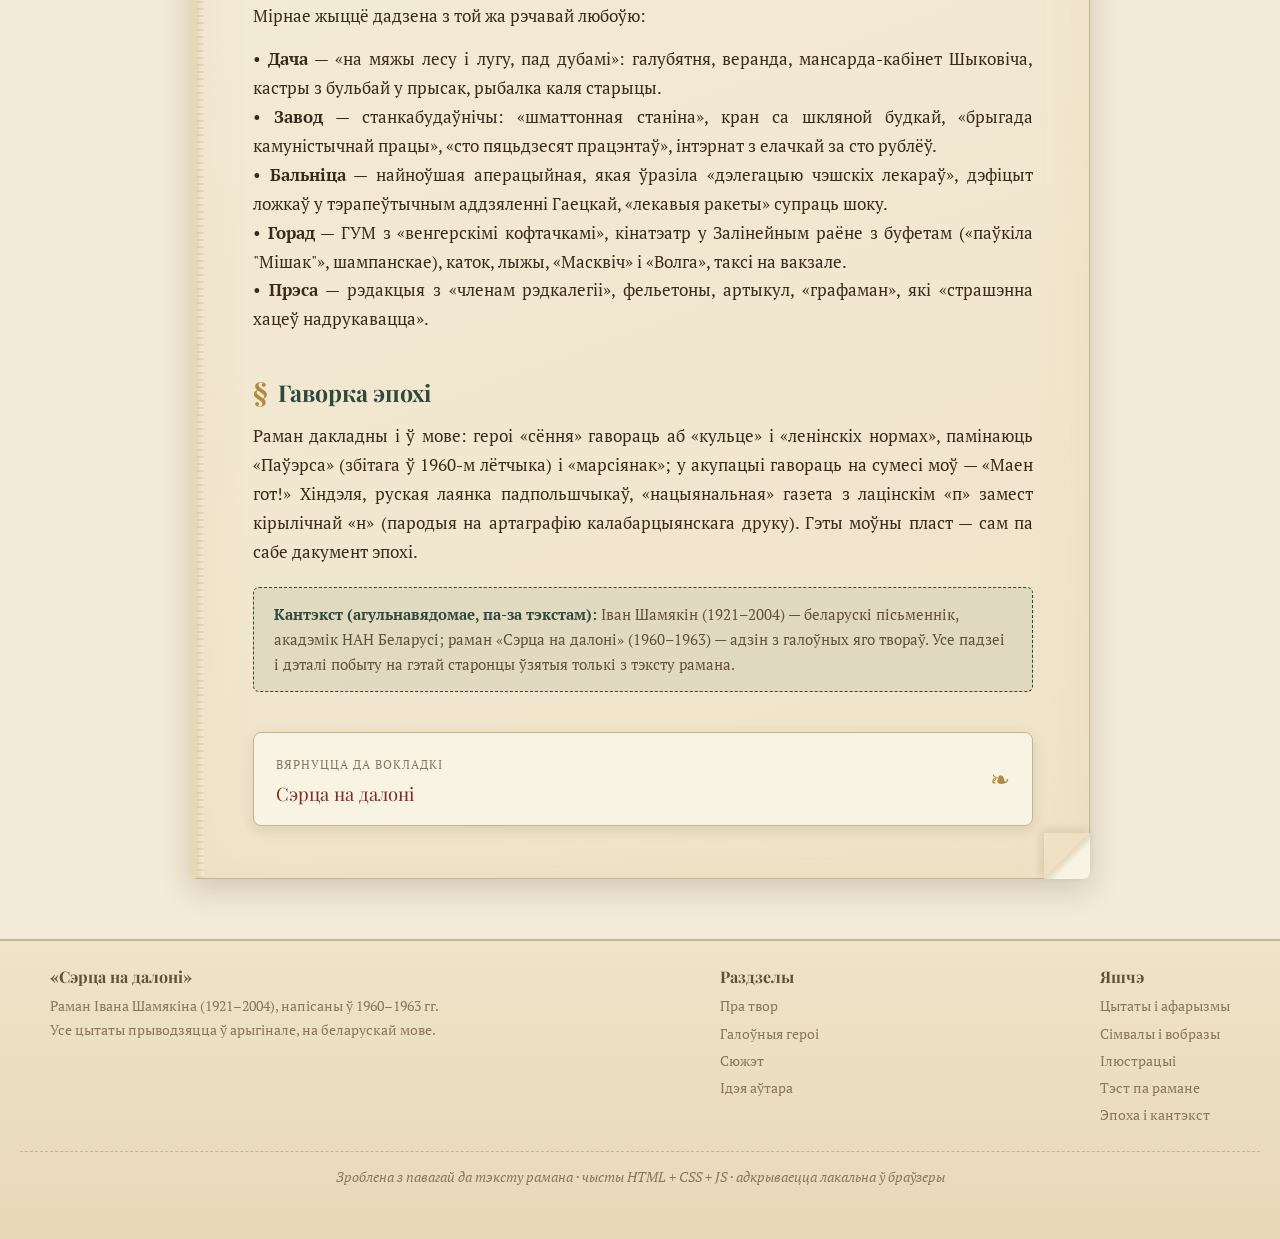
<file: timeline.html>
<!DOCTYPE html>
<html lang="be">
<head>
  <meta charset="UTF-8">
  <meta name="viewport" content="width=device-width, initial-scale=1.0">
  <title>Эпоха і кантэкст — «Сэрца на далоні»</title>
  <meta name="description" content="Гісторыка-культурны фон рамана «Сэрца на далоні»: акупацыя 1942–43 гадоў і рубаж 1950–60-х, дэталі побыту з тэксту.">
  <link rel="preconnect" href="https://fonts.googleapis.com">
  <link rel="preconnect" href="https://fonts.gstatic.com" crossorigin>
  <link href="https://fonts.googleapis.com/css2?family=Playfair+Display:ital,wght@0,400;0,600;0,700;1,400&family=PT+Serif:ital,wght@0,400;0,700;1,400&display=swap" rel="stylesheet">
  <link rel="stylesheet" href="css/styles.css">
  <link rel="icon" href="data:image/svg+xml,%3Csvg xmlns='http://www.w3.org/2000/svg' viewBox='0 0 32 32'%3E%3Crect width='32' height='32' rx='4' fill='%237b2d26'/%3E%3Ctext x='16' y='23' font-size='18' text-anchor='middle' fill='%23f3e2bd' font-family='serif'%3E%D0%A1%3C/text%3E%3C/svg%3E">
</head>
<body>

<header class="site-header">
  <div class="header-inner">
    <a class="brand" href="index.html"><span class="brand-mark">❦</span>Сэрца на далоні<span class="brand-sub">Іван Шамякін · раман · 1960–1963</span></a>
    <nav class="main-nav" aria-label="Асноўная навігацыя">
      <a href="index.html">Вокладка</a>
      <a href="about.html">Пра твор</a>
      <a href="heroes.html">Героі</a>
      <a href="plot.html">Сюжэт</a>
      <a href="author-idea.html">Ідэя аўтара</a>
      <a href="quotes.html">Цытаты</a>
      <a href="symbols.html">Сімвалы</a>
      <a href="gallery.html">Галерэя</a>
      <a href="quiz.html">Тэст</a>
      <a href="timeline.html" aria-current="page">Эпоха</a>
    </nav>
    <div class="header-tools">
      <button class="theme-toggle" type="button" aria-label="Пераключыць тэму">☾</button>
      <button class="nav-toggle" type="button" aria-label="Меню"><span></span></button>
    </div>
  </div>
</header>

<div class="crumbs">
  <a href="index.html">Вокладка</a><span class="sep">❧</span><span class="cur">Эпоха і кантэкст</span>
</div>

<main class="page">
  <div class="lassse"></div>
  <h1 class="page-title">Эпоха і кантэкст</h1>
  <p class="page-subtitle">Два часы рамана: акупацыя 1942–43 і рубаж 1950–60-х</p>
  <div class="title-rule">❦</div>

  <p class="dropcap reveal">Раман жыве ў дзвюх эпохах, і абедзве адноўленыя па тэксце з газетнай дакладнасцю. «Сёння» рамана — гэта час пасля XX і XXII з'ездаў партыі, калі ў горадзе абмяркоўваюць «культ» і зносяць помнікі, будуць станкабудаўнічы завод і «Выселкі», ездзяць на «Волгах» і «Масквічах», сустракаюць Новы год з елкамі і шампанскім. «Учора» — акупацыя: камендатура, гета, шыбеніцы на плошчы, «нацыянальныя» газеткі, харчовыя карткі, тайныя явкі.</p>

  <h2 class="sect reveal">Каляндар рамана</h2>
  <table class="era reveal">
    <caption>Ключавыя даты і прыкметы часу — усё па тэксце</caption>
    <tr><th>Калі</th><th>Прыкмета эпохі ў рамане</th></tr>
    <tr><td>1942, восень</td><td>Пакаранне на плошчы; у газетах — зводкі аб баях пад Сталінградам; «хлуслівы нацыяналістычны лісток» друкуе пераможныя рэляцыі вермахта</td></tr>
    <tr><td>1943, вясна</td><td>Выбух электрастанцыі групай Шылава; забойства доктара Савіча і арышты; «Першы май» падпольшчыкаў у акупацыі</td></tr>
    <tr><td>1945–1953</td><td>Пасля вайны: Зося вяртаецца з лагера і спасылкі; Сухадол звальняюць «за супрацоўніцтва з фашыстамі» — час, калі «нічога не змянілася»</td></tr>
    <tr><td>1956–1960</td><td>Пасля XX з'езду: Тарасаў успамінае разабраныя «даносы трыццаць сёмага года»; артыкул Шыковіча становіцца магчымым</td></tr>
    <tr><td>«Сёння», снежань</td><td>Святочны горад: «кожны трэці з мінакоў нёс елку», ГУМ, лыжы, каток з елкай пасярэдзіне, «навагодні запас віна»</td></tr>
  </table>

  <h2 class="sect reveal">Вайна: побыт акупацыі</h2>
  <p class="reveal">З «расказаў» адноўленая матэрыяльная тканка акупацыі, рэдкая па дакладнасці для прозы 1960-х:</p>
  <p class="reveal">• <b>Пажарная каманда</b> — «набліжэнне да паліцыі»: стары брандмайстар-фольксдойчэ Хіндэль, агент гестапа Лотке (ён жа Ганс Крафт, «каланіст з Украіны»), перакладчыца Мура, п'яніца Гвоздзік.<br>
  • <b>Бальніца пры немцах</b> — дваццаць «дызентэрных дзяцей», дэзінфекцыя, «загады пісалі адзін за другім», лекар-правакатар Макейчык, які выпіў «шклянку кіслаты» падчас ператрусу.<br>
  • <b>Дакументы і явкі</b> — «прапуск», «пароль з рэлігійным сэнсам», люк для бульбы ў паграб, «патаемная сцежка» праз суседскія сады, «Элеватарная» каля ракі.<br>
  • <b>Пакаранні</b> — «шыбеніцы» на плошчы, дошкі з надпісамі «Я кіраваў бандай…», адзінаццаць павешаных, тры пустыя петлі пасля званоў Сарокі.<br>
  • <b>Бургамістры Цішчанка</b> — «звар'яцелая ад страху баба, якая дзень і ноч малілася»; яе муж першы ў спісе здраднікаў разведгрупы.</p>

  <h2 class="sect reveal">«Сёння»: побыт рубяжу 1950–60-х</h2>
  <p class="reveal">Мірнае жыццё дадзена з той жа рэчавай любоўю:</p>
  <p class="reveal">• <b>Дача</b> — «на мяжы лесу і лугу, пад дубамі»: галубятня, веранда, мансарда-кабінет Шыковіча, кастры з бульбай у прысак, рыбалка каля старыцы.<br>
  • <b>Завод</b> — станкабудаўнічы: «шматтонная станіна», кран са шкляной будкай, «брыгада камуністычнай працы», «сто пяцьдзесят працэнтаў», інтэрнат з елачкай за сто рублёў.<br>
  • <b>Бальніца</b> — найноўшая аперацыйная, якая ўразіла «дэлегацыю чэшскіх лекараў», дэфіцыт ложкаў у тэрапеўтычным аддзяленні Гаецкай, «лекавыя ракеты» супраць шоку.<br>
  • <b>Горад</b> — ГУМ з «венгерскімі кофтачкамі», кінатэатр у Залінейным раёне з буфетам («паўкіла "Мішак"», шампанскае), каток, лыжы, «Масквіч» і «Волга», таксі на вакзале.<br>
  • <b>Прэса</b> — рэдакцыя з «членам рэдкалегіі», фельетоны, артыкул, «графаман», які «страшэнна хацеў надрукавацца».</p>

  <h2 class="sect reveal">Гаворка эпохі</h2>
  <p class="reveal">Раман дакладны і ў мове: героі «сёння» гавораць аб «кульце» і «ленінскіх нормах», памінаюць «Паўэрса» (збітага ў 1960-м лётчыка) і «марсіянак»; у акупацыі гавораць на сумесі моў — «Маен гот!» Хіндэля, руская лаянка падпольшчыкаў, «нацыянальная» газета з лацінскім «п» замест кірылічнай «н» (пародыя на артаграфію калабарцыянскага друку). Гэты моўны пласт — сам па сабе дакумент эпохі.</p>

  <div class="note reveal"><b>Кантэкст (агульнавядомае, па-за тэкстам):</b> Іван Шамякін (1921–2004) — беларускі пісьменнік, акадэмік НАН Беларусі; раман «Сэрца на далоні» (1960–1963) — адзін з галоўных яго твораў. Усе падзеі і дэталі побыту на гэтай старонцы ўзятыя толькі з тэксту рамана.</div>

  <a class="next-link" href="index.html">
    <span><span class="nl-label">Вярнуцца да вокладкі</span><br><span class="nl-title">Сэрца на далоні</span></span>
    <span class="arrow">❧</span>
  </a>
</main>

<footer class="site-footer">
  <div class="footer-inner">
    <div>
      <h4>«Сэрца на далоні»</h4>
      <p>Раман Івана Шамякіна (1921–2004), напісаны ў 1960–1963 гг.<br>Усе цытаты прыводзяцца ў арыгінале, на беларускай мове.</p>
    </div>
    <div>
      <h4>Раздзелы</h4>
      <ul>
        <li><a href="about.html">Пра твор</a></li>
        <li><a href="heroes.html">Галоўныя героі</a></li>
        <li><a href="plot.html">Сюжэт</a></li>
        <li><a href="author-idea.html">Ідэя аўтара</a></li>
      </ul>
    </div>
    <div>
      <h4>Яшчэ</h4>
      <ul>
        <li><a href="quotes.html">Цытаты і афарызмы</a></li>
        <li><a href="symbols.html">Сімвалы і вобразы</a></li>
        <li><a href="gallery.html">Ілюстрацыі</a></li>
        <li><a href="quiz.html">Тэст па рамане</a></li>
        <li><a href="timeline.html">Эпоха і кантэкст</a></li>
      </ul>
    </div>
  </div>
  <p class="colophon">Зроблена з павагай да тэксту рамана · чысты HTML + CSS + JS · адкрываецца лакальна ў браўзеры</p>
</footer>

<script src="js/main.js"></script>
</body>
</html>
</file>
<file: css/styles.css>
/* ============================================================
   «Сэрца на далоні» — сайт-лоргрид об романе Ивана Шамякина
   Дизайн: старая книга / библиотека. CSS3, без фреймворков.
   ============================================================ */

/* ---------- Переменные и сброс ---------- */
:root {
  --paper: #f3ead7;
  --paper-2: #efe3c8;
  --paper-dark: #e7d9b8;
  --ink: #3a2a1c;
  --ink-soft: #63503c;
  --ink-faint: #8a765e;
  --accent: #7b2d26;        /* бордовый */
  --accent-2: #9c4a30;
  --green: #2f4a3c;          /* глубокий зелёный */
  --gold: #b08a3e;
  --line: #c9b58c;
  --card: #f9f3e4;
  --shadow: 0 10px 30px rgba(58, 42, 28, .18);
  --shadow-soft: 0 4px 14px rgba(58, 42, 28, .12);
  --serif: "PT Serif", Georgia, "Times New Roman", serif;
  --display: "Playfair Display", "PT Serif", Georgia, serif;
  --header-h: 64px;
}

html[data-theme="night"] {
  --paper: #221a12;
  --paper-2: #2a2015;
  --paper-dark: #1c1610;
  --ink: #e8dcc3;
  --ink-soft: #c4b394;
  --ink-faint: #9c8b6e;
  --accent: #c96f5f;
  --accent-2: #d98a6a;
  --green: #8fb3a0;
  --gold: #d0a75c;
  --line: #55452f;
  --card: #2b2117;
  --shadow: 0 10px 30px rgba(0, 0, 0, .5);
  --shadow-soft: 0 4px 14px rgba(0, 0, 0, .4);
}

*, *::before, *::after { box-sizing: border-box; }

html { scroll-behavior: smooth; }

body {
  margin: 0;
  font-family: var(--serif);
  font-size: 17px;
  line-height: 1.7;
  color: var(--ink);
  background-color: var(--paper);
  background-image:
    radial-gradient(ellipse at 20% 10%, rgba(255,250,230,.55), transparent 55%),
    radial-gradient(ellipse at 85% 90%, rgba(176,138,62,.16), transparent 60%),
    url("data:image/svg+xml,%3Csvg xmlns='http://www.w3.org/2000/svg' width='140' height='140'%3E%3Cfilter id='n'%3E%3CfeTurbulence type='fractalNoise' baseFrequency='0.9' numOctaves='2'/%3E%3CfeColorMatrix values='0 0 0 0 0.36 0 0 0 0 0.27 0 0 0 0 0.16 0 0 0 0.05 0'/%3E%3C/filter%3E%3Crect width='140' height='140' filter='url(%23n)'/%3E%3C/svg%3E");
  background-attachment: fixed;
  min-height: 100vh;
}

html[data-theme="night"] body {
  background-image:
    radial-gradient(ellipse at 20% 10%, rgba(90,70,45,.35), transparent 55%),
    url("data:image/svg+xml,%3Csvg xmlns='http://www.w3.org/2000/svg' width='140' height='140'%3E%3Cfilter id='n'%3E%3CfeTurbulence type='fractalNoise' baseFrequency='0.9' numOctaves='2'/%3E%3CfeColorMatrix values='0 0 0 0 0.9 0 0 0 0 0.85 0 0 0 0 0.7 0 0 0 0.05 0'/%3E%3C/filter%3E%3Crect width='140' height='140' filter='url(%23n)'/%3E%3C/svg%3E");
}

/* Плавное появление страницы */
body { animation: pageIn .55s ease-out both; }
body.nav-away { animation: pageOut .3s ease-in both; }
@keyframes pageIn { from { opacity: 0; transform: translateY(8px); } to { opacity: 1; transform: none; } }
@keyframes pageOut { to { opacity: 0; } }

::selection { background: var(--accent); color: #f7f0dd; }

img, svg { max-width: 100%; }

a { color: var(--accent); text-decoration-color: rgba(123,45,38,.4); text-underline-offset: 3px; }
a:hover { color: var(--accent-2); }

/* ---------- Шапка ---------- */
.site-header {
  position: sticky; top: 0; z-index: 50;
  background: linear-gradient(to bottom, var(--paper-2), var(--paper));
  border-bottom: 2px solid var(--line);
  box-shadow: 0 3px 14px rgba(58,42,28,.14);
}
.header-inner {
  max-width: 1180px; margin: 0 auto; padding: 0 20px;
  min-height: var(--header-h);
  display: flex; align-items: center; gap: 18px;
}
.brand {
  font-family: var(--display); font-weight: 700; font-size: 1.12rem;
  color: var(--ink); text-decoration: none; letter-spacing: .4px;
  display: flex; align-items: baseline; gap: 8px; white-space: nowrap;
}
.brand:hover { color: var(--accent); }
.brand-mark { color: var(--accent); font-size: 1.2em; }
.brand-sub {
  font-family: var(--serif); font-weight: 400; font-style: italic;
  font-size: .72rem; color: var(--ink-faint);
}
.main-nav { margin-left: auto; display: flex; flex-wrap: wrap; gap: 2px 4px; }
.main-nav a {
  font-size: .86rem; color: var(--ink-soft); text-decoration: none;
  padding: 7px 9px; border-radius: 3px 3px 0 0;
  border-bottom: 2px solid transparent;
}
.main-nav a:hover { color: var(--accent); background: rgba(123,45,38,.07); }
.main-nav a[aria-current="page"] {
  color: var(--accent); border-bottom-color: var(--accent); font-weight: 700;
}
.header-tools { display: flex; align-items: center; gap: 8px; }
.theme-toggle, .nav-toggle {
  background: var(--card); border: 1px solid var(--line); color: var(--ink);
  border-radius: 6px; width: 40px; height: 40px; cursor: pointer;
  font-size: 1.05rem; line-height: 1; box-shadow: var(--shadow-soft);
}
.theme-toggle:hover, .nav-toggle:hover { border-color: var(--accent); }
.nav-toggle { display: none; }
.nav-toggle span, .nav-toggle span::before, .nav-toggle span::after {
  content: ""; display: block; width: 18px; height: 2px; margin: 0 auto;
  background: var(--ink); position: relative; transition: .2s;
}
.nav-toggle span::before { position: absolute; top: -6px; }
.nav-toggle span::after { position: absolute; top: 6px; }

/* ---------- Хлебные крошки ---------- */
.crumbs {
  max-width: 1180px; margin: 22px auto 0; padding: 0 20px;
  font-size: .82rem; color: var(--ink-faint);
  font-style: italic;
}
.crumbs a { color: var(--ink-faint); text-decoration: none; }
.crumbs a:hover { color: var(--accent); }
.crumbs .sep { margin: 0 7px; color: var(--gold); }
.crumbs .cur { color: var(--accent); }

/* ---------- Страница-«книга» ---------- */
.page {
  position: relative;
  max-width: 900px; margin: 26px auto 60px; padding: 46px 56px 52px;
  background: linear-gradient(160deg, var(--card) 0%, var(--paper-2) 100%);
  border: 1px solid var(--line);
  border-left: 7px solid var(--paper-dark);
  box-shadow: var(--shadow), inset 0 0 60px rgba(176,138,62,.08);
  border-radius: 3px 6px 6px 3px;
}
.page::before { /* корешок */
  content: ""; position: absolute; left: 0; top: 0; bottom: 0; width: 7px;
  background:
    repeating-linear-gradient(to bottom, transparent 0 5px, rgba(58,42,28,.08) 5px 7px),
    linear-gradient(to right, var(--paper-dark), var(--paper));
}
.page::after { /* загнутый уголок */
  content: ""; position: absolute; right: -1px; bottom: -1px; width: 46px; height: 46px;
  background: linear-gradient(135deg, transparent 50%, var(--paper-dark) 50%, var(--card) 62%);
  border-radius: 0 0 6px 0;
  box-shadow: -3px -3px 8px rgba(58,42,28,.12);
  z-index: 2;
}
/* закладка-ляссе */
.lassse {
  position: absolute; top: -14px; right: 68px; width: 26px; height: 92px;
  background: linear-gradient(to right, var(--accent) 0 70%, #5f1f1a);
  clip-path: polygon(0 0, 100% 0, 100% 100%, 50% 88%, 0 100%);
  box-shadow: 0 6px 10px rgba(58,42,28,.3); z-index: 3;
}
.lassse::after { content: "❦"; display: block; text-align: center; color: #f3e6c8; font-size: 12px; padding-top: 12px; }

.wide { max-width: 1180px; }

/* ---------- Типографика ---------- */
h1, h2, h3, h4 { font-family: var(--display); line-height: 1.25; color: var(--ink); }
.page-title {
  font-size: clamp(1.9rem, 4vw, 2.6rem); margin: 0 0 6px;
  color: var(--accent); text-align: center; font-weight: 700;
}
.page-subtitle {
  text-align: center; font-style: italic; color: var(--ink-faint);
  margin: 0 0 10px; font-size: 1.02rem;
}
.title-rule {
  display: flex; align-items: center; gap: 14px; color: var(--gold);
  margin: 18px 0 30px; font-size: 1.05rem;
}
.title-rule::before, .title-rule::after {
  content: ""; flex: 1; height: 1px;
  background: linear-gradient(to right, transparent, var(--line), transparent);
}
h2.sect {
  font-size: 1.45rem; margin: 42px 0 14px; color: var(--green);
  display: flex; align-items: baseline; gap: 10px;
}
h2.sect::before { content: "§"; color: var(--gold); font-size: 1.1em; }
h3 { font-size: 1.12rem; margin: 26px 0 10px; color: var(--accent); }

p { margin: 0 0 16px; text-align: justify; hyphens: auto; }
p + p { margin-top: -2px; }

/* буквица */
.dropcap::first-letter {
  font-family: var(--display); font-size: 3.6em; font-weight: 700;
  float: left; line-height: .82; padding: 6px 10px 0 0; color: var(--accent);
}

/* виньетка-разделитель */
.vignette {
  display: flex; align-items: center; justify-content: center; gap: 16px;
  color: var(--gold); margin: 30px 0; user-select: none;
}
.vignette::before, .vignette::after {
  content: ""; width: 120px; height: 1px;
  background: linear-gradient(to right, transparent, var(--gold), transparent);
}

/* цитата внутри текста */
blockquote {
  margin: 22px 0; padding: 14px 26px;
  border-left: 3px solid var(--accent);
  background: rgba(123,45,38,.06);
  font-style: italic; color: var(--ink-soft);
  border-radius: 0 6px 6px 0;
}
blockquote .src {
  display: block; margin-top: 6px; font-style: normal; font-size: .8rem;
  color: var(--ink-faint); text-align: right;
}
.hl { background: linear-gradient(transparent 62%, rgba(176,138,62,.45) 0); }
.i { font-style: italic; }
.small { font-size: .85rem; color: var(--ink-faint); }
.center { text-align: center; }

.note {
  padding: 14px 20px; margin: 20px 0; font-size: .92rem;
  background: rgba(47,74,60,.08); border: 1px dashed var(--green);
  border-radius: 6px; color: var(--ink-soft);
}
.note b { color: var(--green); }

.tag {
  display: inline-block; font-size: .72rem; letter-spacing: .5px;
  border: 1px solid var(--line); border-radius: 20px; padding: 2px 12px;
  color: var(--ink-faint); background: var(--card); margin: 2px 4px 2px 0;
}
.interp { color: var(--green); border-color: var(--green); font-style: italic; }

/* ---------- Обложка (index) ---------- */
.cover-wrap {
  min-height: calc(100vh - var(--header-h) - 40px);
  display: flex; flex-direction: column; align-items: center; justify-content: center;
  padding: 30px 16px 50px; gap: 34px;
}
.book-scene { perspective: 1400px; }
.book {
  position: relative; width: min(340px, 78vw); aspect-ratio: 3 / 4.4;
  transform-style: preserve-3d; transition: transform 1.1s cubic-bezier(.4,.1,.2,1);
  cursor: pointer;
}
.book.open { transform: rotateY(-24deg) rotateX(4deg); }
.book-flap {
  position: absolute; inset: 0; border-radius: 4px 12px 12px 4px;
  background:
    linear-gradient(135deg, var(--accent) 0%, #5f1f1a 55%, #4a1813 100%);
  box-shadow: 14px 18px 40px rgba(58,42,28,.45), inset 0 0 0 1px rgba(255,235,190,.18);
  transform-origin: left center; transition: transform 1.1s cubic-bezier(.4,.1,.2,1);
  display: flex; flex-direction: column; align-items: center; justify-content: center;
  gap: 10px; padding: 26px; text-align: center;
}
.book.open .book-flap { transform: rotateY(-150deg); }
.book-flap::before {
  content: ""; position: absolute; left: 7px; top: 0; bottom: 0; width: 10px;
  background: linear-gradient(to right, rgba(0,0,0,.5), rgba(0,0,0,.05));
  border-radius: 4px 0 0 4px;
}
.book-flap .b-author { color: #d8b98a; letter-spacing: 4px; text-transform: uppercase; font-size: .78rem; }
.book-flap .b-title { font-family: var(--display); color: #f3e2bd; font-size: 1.55rem; line-height: 1.2; }
.book-flap .b-orn { color: #caa25e; font-size: 1.3rem; }
.book-flap .b-genre { color: #b98f63; font-style: italic; font-size: .85rem; }
.book-flap .b-frame {
  position: absolute; inset: 14px; border: 1px solid rgba(211,175,111,.5);
  border-radius: 2px 8px 8px 2px; pointer-events: none;
}
.book-page-face {
  position: absolute; inset: 0; border-radius: 4px 12px 12px 4px;
  background: linear-gradient(120deg, #f6efdb, #eadfc0);
  box-shadow: inset 0 0 40px rgba(176,138,62,.25), 8px 10px 30px rgba(58,42,28,.3);
  display: flex; flex-direction: column; align-items: center; justify-content: center;
  text-align: center; padding: 26px; color: #4a3626;
}
.book-page-face .p-quote { font-style: italic; font-size: .95rem; line-height: 1.6; max-width: 240px; }
.book-page-face .p-src { font-size: .74rem; margin-top: 10px; color: #8a765e; }
.cover-caption { text-align: center; color: var(--ink-faint); font-style: italic; font-size: .9rem; }
.cover-caption a { font-style: normal; }
.epigraph {
  max-width: 560px; text-align: center; font-style: italic; color: var(--ink-soft);
  font-size: 1.06rem; line-height: 1.75;
}
.epigraph .e-src { display: block; margin-top: 10px; font-size: .82rem; font-style: normal; color: var(--ink-faint); }

/* ---------- Карточки героев ---------- */
.heroes-grid {
  display: grid; grid-template-columns: repeat(auto-fill, minmax(320px, 1fr));
  gap: 26px;
}
.hero-card {
  background: linear-gradient(165deg, var(--card), var(--paper-2));
  border: 1px solid var(--line); border-radius: 6px;
  box-shadow: var(--shadow-soft); padding: 22px 22px 18px;
  position: relative; overflow: hidden;
}
.hero-card::before {
  content: ""; position: absolute; top: 0; left: 0; right: 0; height: 4px;
  background: linear-gradient(to right, var(--accent), var(--gold), var(--accent));
}
.hero-head { display: flex; gap: 16px; align-items: center; margin-bottom: 12px; }
.avatar {
  flex: 0 0 64px; height: 64px; border-radius: 50%;
  display: flex; align-items: center; justify-content: center;
  font-family: var(--display); font-weight: 700; font-size: 1.35rem; color: #f3e2bd;
  background:
    radial-gradient(circle at 30% 25%, rgba(255,235,190,.25), transparent 60%),
    linear-gradient(140deg, var(--accent) 0%, #4a1813 100%);
  border: 2px solid var(--gold);
  box-shadow: var(--shadow-soft);
}
.avatar.alt { background: linear-gradient(140deg, var(--green), #1d2f26); }
.hero-card h3 { margin: 0 0 2px; font-size: 1.18rem; }
.hero-role { font-size: .8rem; font-style: italic; color: var(--ink-faint); }
.hero-traits { margin: 10px 0 12px; }
.hero-quote {
  font-size: .9rem; font-style: italic; color: var(--ink-soft);
  border-top: 1px dashed var(--line); border-bottom: 1px dashed var(--line);
  padding: 10px 2px; margin: 12px 0;
}
.hero-quote::before { content: "«"; color: var(--accent); font-size: 1.2em; }
.hero-quote::after { content: "»"; color: var(--accent); font-size: 1.2em; }
.hero-rels { font-size: .84rem; color: var(--ink-soft); }
.hero-rels b { color: var(--green); font-weight: 700; }

/* ---------- Сюжет и хронология ---------- */
.timeline { position: relative; margin: 30px 0 10px; padding-left: 34px; }
.timeline::before {
  content: ""; position: absolute; left: 9px; top: 6px; bottom: 6px; width: 3px;
  background: linear-gradient(to bottom, var(--accent), var(--gold), var(--green));
  border-radius: 2px;
}
.tl-item { position: relative; margin-bottom: 26px; }
.tl-item::before {
  content: ""; position: absolute; left: -32px; top: 6px; width: 15px; height: 15px;
  background: var(--card); border: 3px solid var(--accent); border-radius: 50%;
  box-shadow: 0 0 0 4px var(--paper);
}
.tl-item.war::before { border-color: var(--accent); background: var(--accent); }
.tl-item.now::before { border-color: var(--green); background: var(--green); }
.tl-date {
  font-family: var(--display); font-weight: 700; color: var(--accent);
  font-size: .95rem; letter-spacing: 1px; text-transform: uppercase;
}
.tl-item.now .tl-date { color: var(--green); }
.tl-item h4 { margin: 4px 0 8px; font-size: 1.05rem; }
.tl-item p { font-size: .93rem; margin-bottom: 6px; }

.chapter-block { margin-bottom: 34px; }
.chapter-block h3 { margin-bottom: 8px; }
.chapter-block .ch-range { font-size: .78rem; color: var(--ink-faint); font-style: italic; }

/* ---------- Цитаты («вырезки на полях») ---------- */
.quotes-grid {
  display: grid; grid-template-columns: repeat(auto-fill, minmax(340px, 1fr)); gap: 26px;
}
.quote-cut {
  background: var(--card); border: 1px solid var(--line);
  padding: 26px 24px 20px; position: relative;
  box-shadow: var(--shadow-soft); font-style: italic; color: var(--ink-soft);
  transition: transform .25s, box-shadow .25s;
}
.quote-cut:nth-child(odd) { transform: rotate(-.6deg); }
.quote-cut:nth-child(even) { transform: rotate(.5deg); }
.quote-cut:hover { transform: rotate(0) translateY(-4px); box-shadow: var(--shadow); z-index: 2; }
.quote-cut::before {
  content: "❝"; position: absolute; top: 6px; left: 12px;
  font-size: 2.2rem; color: rgba(123,45,38,.25); font-style: normal;
}
.quote-cut blockquote { margin: 0 0 12px; padding: 0; border: 0; background: none; font-size: .98rem; }
.quote-cut .q-src {
  font-size: .8rem; font-style: normal; color: var(--ink-faint);
  border-top: 1px dashed var(--line); padding-top: 8px;
}
.quote-cut .q-src b { color: var(--accent); }

/* ---------- Галерея ---------- */
.gallery-grid {
  display: grid; grid-template-columns: repeat(auto-fit, minmax(300px, 1fr)); gap: 30px;
}
.plate {
  background: var(--card); border: 1px solid var(--line); padding: 14px 14px 16px;
  box-shadow: var(--shadow-soft); border-radius: 2px;
  transition: transform .25s, box-shadow .25s;
}
.plate:hover { transform: translateY(-5px) rotate(-.3deg); box-shadow: var(--shadow); }
.plate .p-frame {
  border: 1px solid var(--line); padding: 8px; background: var(--paper-2); line-height: 0;
}
.plate svg { width: 100%; height: auto; }
.plate figcaption { padding: 12px 6px 0; font-size: .9rem; color: var(--ink-soft); font-style: italic; text-align: center; }
.plate .p-note { font-size: .78rem; color: var(--ink-faint); text-align: center; margin-top: 6px; }

/* ---------- Тест ---------- */
.quiz-box {
  background: var(--card); border: 1px solid var(--line); border-radius: 8px;
  padding: 30px 34px; box-shadow: var(--shadow-soft); max-width: 760px; margin: 0 auto;
}
.quiz-progress {
  height: 8px; background: var(--paper-dark); border-radius: 4px; overflow: hidden; margin-bottom: 24px;
  border: 1px solid var(--line);
}
.quiz-progress .bar {
  height: 100%; width: 0; background: linear-gradient(to right, var(--accent), var(--gold));
  transition: width .35s;
}
.quiz-q { font-family: var(--display); font-size: 1.2rem; margin: 0 0 18px; color: var(--ink); }
.quiz-opts { display: grid; gap: 10px; }
.quiz-opt {
  text-align: left; font-family: var(--serif); font-size: .96rem; color: var(--ink);
  background: var(--paper-2); border: 1px solid var(--line); border-radius: 6px;
  padding: 12px 16px; cursor: pointer; transition: .15s;
}
.quiz-opt:hover { border-color: var(--accent); background: var(--card); transform: translateX(3px); }
.quiz-opt.correct { border-color: var(--green); background: rgba(47,74,60,.14); font-weight: 700; }
.quiz-opt.wrong { border-color: var(--accent); background: rgba(123,45,38,.12); }
.quiz-opt:disabled { cursor: default; opacity: .85; }
.quiz-feedback { min-height: 28px; margin: 14px 0; font-style: italic; font-size: .92rem; color: var(--ink-faint); }
.quiz-btn {
  font-family: var(--display); font-size: 1rem; padding: 12px 34px;
  background: linear-gradient(to bottom, var(--accent), #5f1f1a); color: #f3e2bd;
  border: 1px solid #4a1813; border-radius: 6px; cursor: pointer; box-shadow: var(--shadow-soft);
}
.quiz-btn:hover { filter: brightness(1.12); }
.quiz-result { text-align: center; }
.quiz-result .score {
  font-family: var(--display); font-size: 3rem; color: var(--accent); margin: 8px 0;
}
.quiz-result .verdict { font-style: italic; color: var(--ink-soft); margin-bottom: 20px; }

/* ---------- Таблицы (эпоха) ---------- */
table.era {
  width: 100%; border-collapse: collapse; margin: 18px 0 26px; font-size: .93rem;
  background: var(--card); box-shadow: var(--shadow-soft);
}
table.era caption { caption-side: top; text-align: left; font-style: italic; padding-bottom: 8px; color: var(--ink-faint); }
table.era th, table.era td { border: 1px solid var(--line); padding: 10px 14px; vertical-align: top; text-align: left; }
table.era th { background: var(--paper-dark); font-family: var(--display); color: var(--green); }
table.era tr:nth-child(even) td { background: rgba(176,138,62,.06); }

/* ---------- Подвал ---------- */
.site-footer {
  border-top: 2px solid var(--line); margin-top: 30px; padding: 26px 20px 34px;
  background: linear-gradient(to bottom, var(--paper-2), var(--paper-dark));
  color: var(--ink-faint); font-size: .85rem;
}
.footer-inner { max-width: 1180px; margin: 0 auto; display: flex; flex-wrap: wrap; gap: 20px 40px; justify-content: space-between; }
.footer-inner h4 { font-family: var(--display); color: var(--ink-soft); margin: 0 0 8px; font-size: 1rem; }
.footer-inner ul { margin: 0; padding: 0; list-style: none; }
.footer-inner li { margin: 4px 0; }
.footer-inner a { color: var(--ink-faint); text-decoration: none; }
.footer-inner a:hover { color: var(--accent); }
.colophon { border-top: 1px dashed var(--line); margin-top: 20px; padding-top: 14px; text-align: center; font-style: italic; }

/* ---------- Появление при скролле ---------- */
.reveal { opacity: 0; transform: translateY(24px); transition: opacity .7s ease, transform .7s ease; }
.reveal.visible { opacity: 1; transform: none; }
.reveal.d1 { transition-delay: .12s; } .reveal.d2 { transition-delay: .24s; } .reveal.d3 { transition-delay: .36s; }
@media (prefers-reduced-motion: reduce) {
  .reveal { opacity: 1; transform: none; transition: none; }
  body { animation: none; }
  .book, .book-flap { transition: none; }
  html { scroll-behavior: auto; }
}

/* ---------- Навигация-«содержание» на внутренней странице ---------- */
.toc-strip {
  display: flex; flex-wrap: wrap; gap: 8px; justify-content: center;
  margin: 0 0 28px; padding: 12px; border: 1px dashed var(--line); border-radius: 8px;
  background: rgba(176,138,62,.07);
}
.toc-strip a {
  font-size: .82rem; text-decoration: none; color: var(--ink-soft);
  border: 1px solid var(--line); background: var(--card);
  padding: 5px 14px; border-radius: 20px;
}
.toc-strip a:hover { color: var(--accent); border-color: var(--accent); }

/* Кнопка «дальше» */
.next-link {
  display: flex; justify-content: space-between; align-items: center; gap: 14px;
  margin-top: 40px; padding: 16px 22px; text-decoration: none;
  border: 1px solid var(--line); border-radius: 8px; background: var(--card);
  box-shadow: var(--shadow-soft); color: var(--ink-soft);
}
.next-link:hover { border-color: var(--accent); color: var(--accent); }
.next-link .nl-label { font-size: .78rem; text-transform: uppercase; letter-spacing: 1px; color: var(--ink-faint); }
.next-link .nl-title { font-family: var(--display); font-size: 1.15rem; color: var(--accent); }
.next-link .arrow { font-size: 1.5rem; color: var(--gold); }

/* ---------- Адаптив ---------- */
@media (max-width: 1020px) {
  .page { padding: 36px 34px 44px; }
}
@media (max-width: 860px) {
  .nav-toggle { display: block; }
  .main-nav {
    display: none; position: absolute; top: var(--header-h); left: 0; right: 0;
    flex-direction: column; background: var(--paper-2);
    border-bottom: 2px solid var(--line); padding: 10px 16px 16px;
    box-shadow: 0 12px 24px rgba(58,42,28,.2);
  }
  .main-nav.open { display: flex; }
  .main-nav a { border-bottom: 1px solid rgba(201,181,140,.35); border-radius: 0; padding: 11px 6px; }
  .brand-sub { display: none; }
  .lassse { right: 30px; }
}
@media (max-width: 600px) {
  body { font-size: 16px; }
  .page { margin: 14px 10px 40px; padding: 28px 20px 34px; }
  .page::after { width: 30px; height: 30px; }
  .heroes-grid, .quotes-grid { grid-template-columns: 1fr; }
  .quote-cut:nth-child(odd), .quote-cut:nth-child(even) { transform: none; }
  p { text-align: left; }
  .dropcap::first-letter { font-size: 3em; }
  .quiz-box { padding: 22px 18px; }
  .crumbs { margin-top: 14px; }
}
</file>
